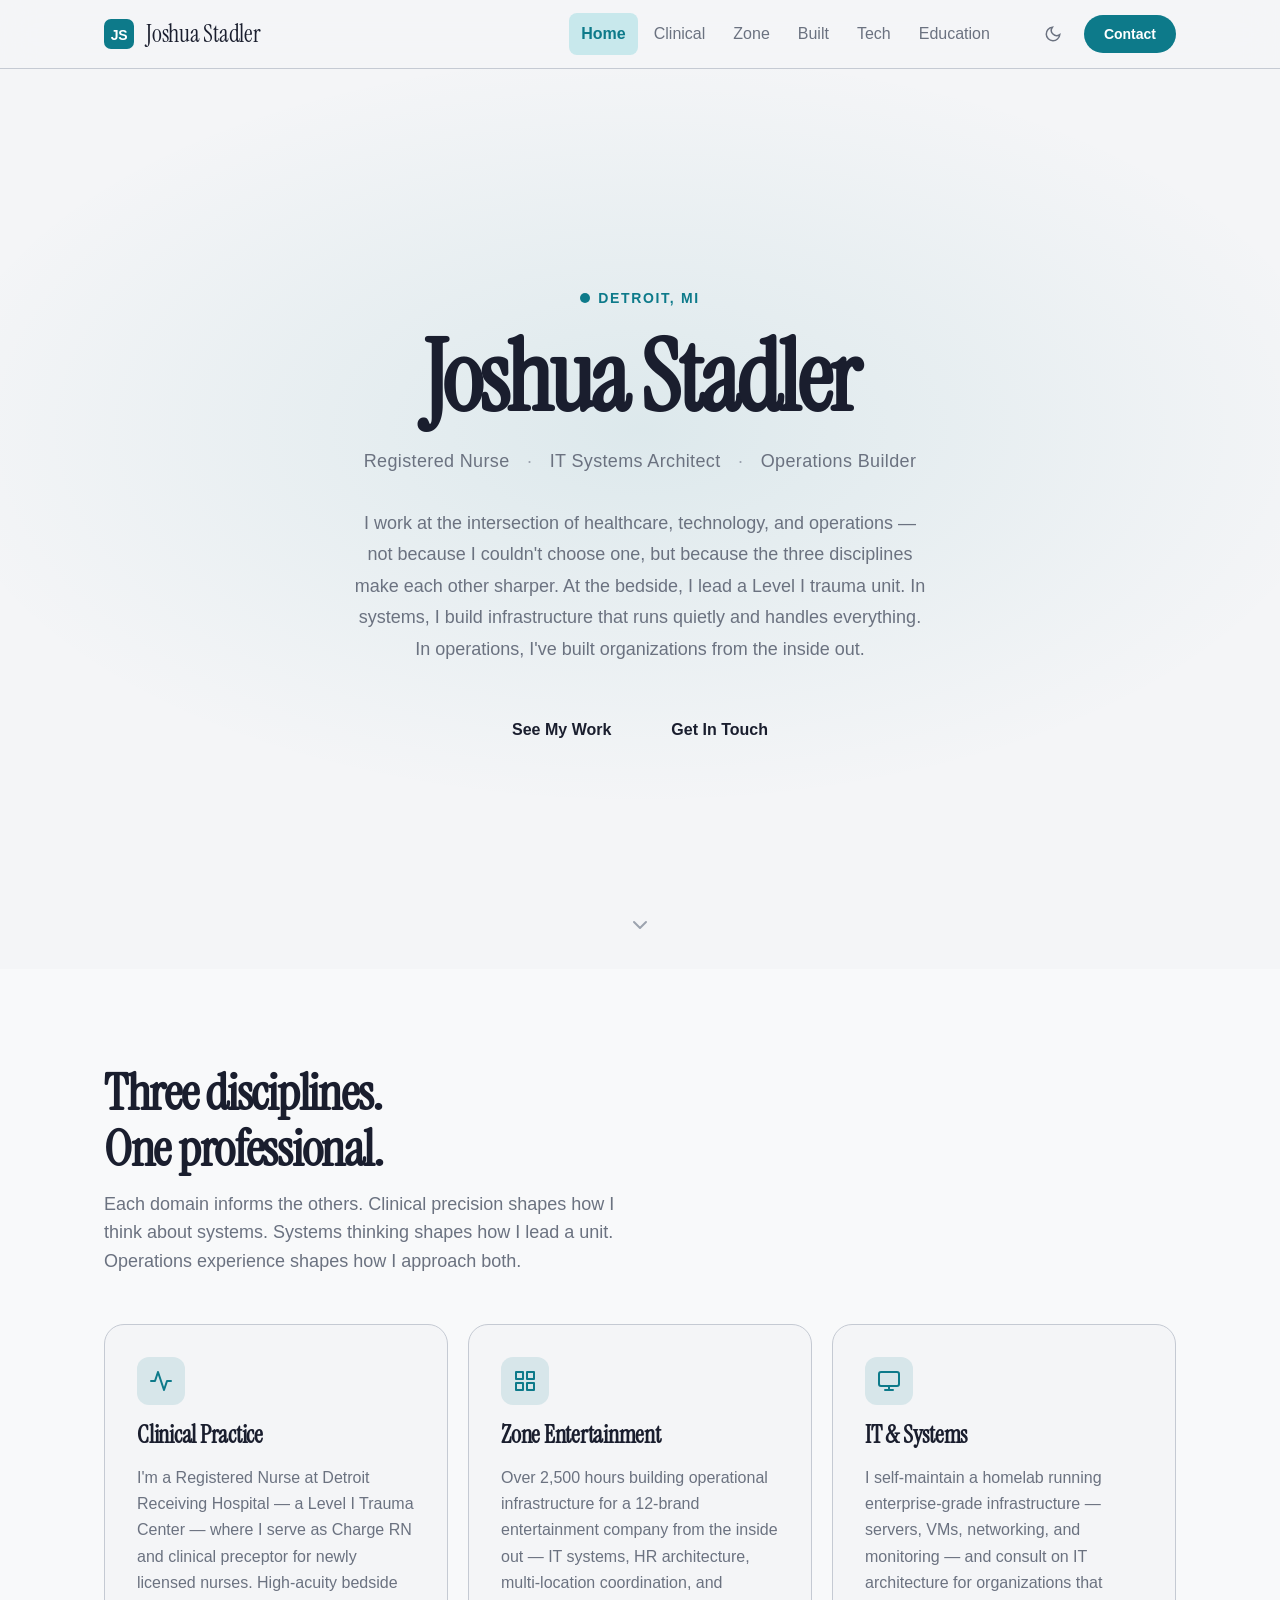
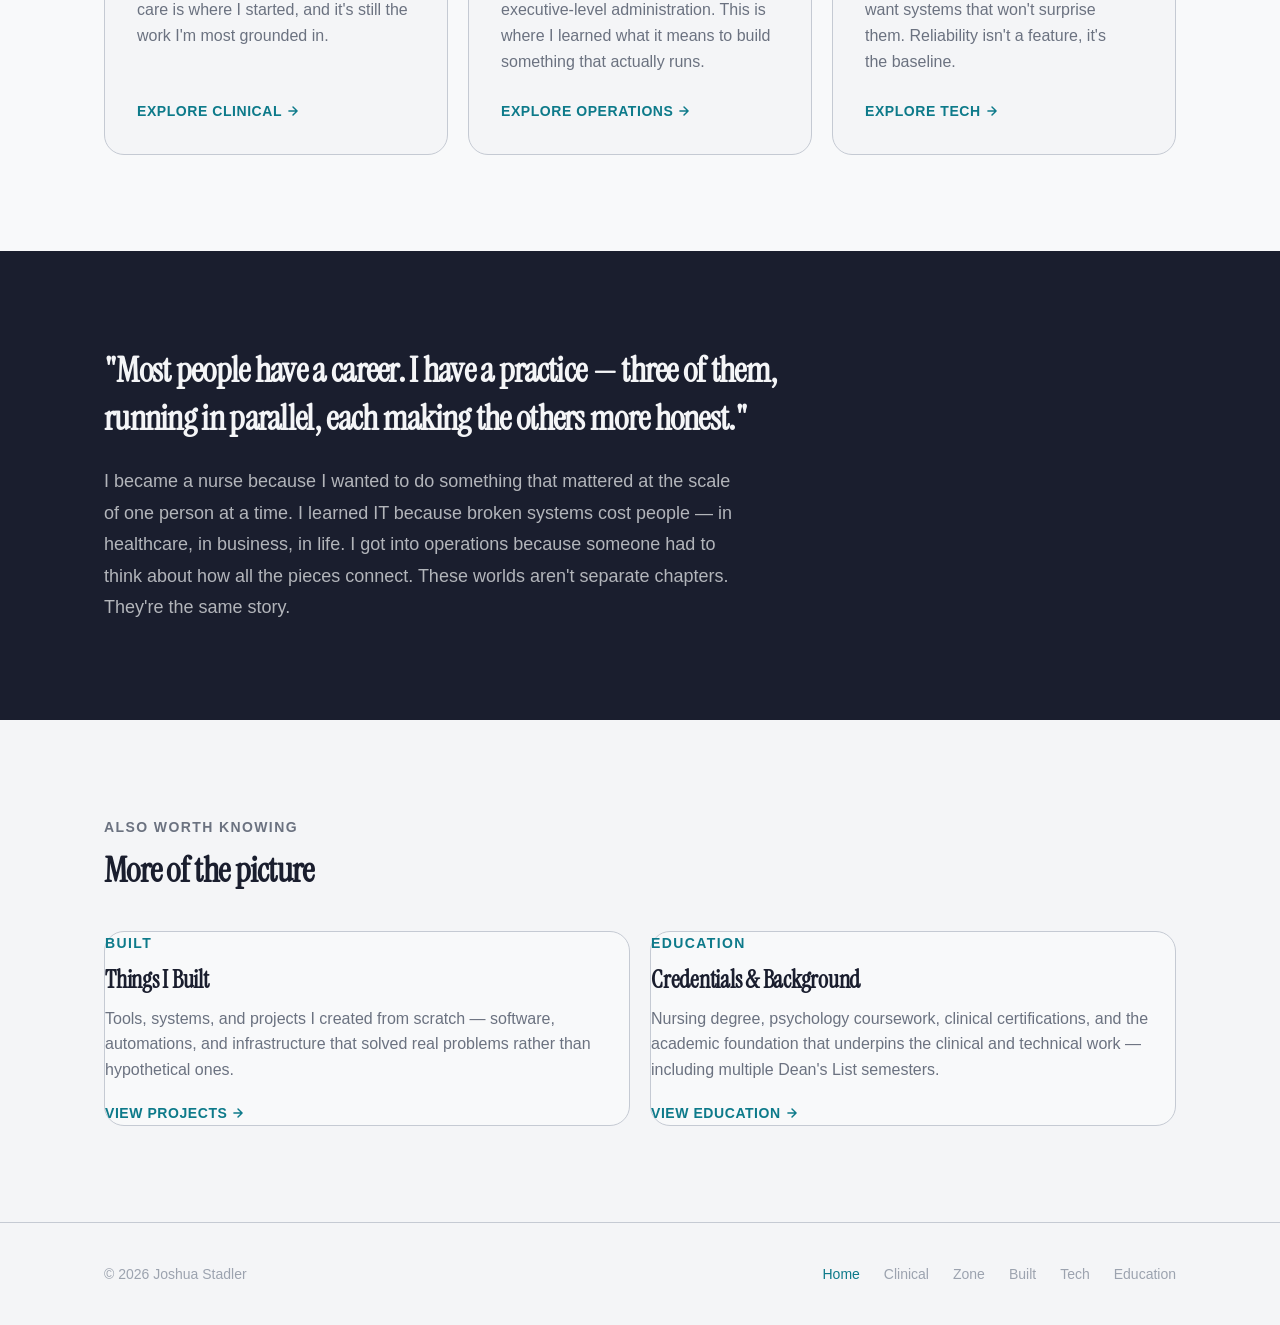
<file: portfolio/index.html>
<!DOCTYPE html>
<html lang="en">
<head>
  <meta charset="UTF-8" />
  <meta name="viewport" content="width=device-width, initial-scale=1.0" />
  <title>Joshua Stadler — RN · IT Systems · Operations</title>
  <meta name="description" content="Joshua Stadler is a Registered Nurse, IT Systems Architect, and Operations Builder based in Detroit. Charge RN at Detroit Receiving Hospital. Builder of enterprise-grade infrastructure and technology systems." />
  <meta property="og:title" content="Joshua Stadler — RN · IT Systems · Operations" />
  <meta property="og:description" content="Registered Nurse, IT Systems Architect, and Operations Builder." />
  <meta property="og:type" content="website" />

  <link rel="preconnect" href="https://fonts.googleapis.com" />
  <link rel="preconnect" href="https://fonts.gstatic.com" crossorigin />
  <link href="https://fonts.googleapis.com/css2?family=Instrument+Serif:ital@0;1&display=swap" rel="stylesheet" />
  <link href="https://api.fontshare.com/v2/css?f[]=satoshi@300,400,500,600,700&display=swap" rel="stylesheet" />
  <link rel="stylesheet" href="shared.css" />

  <style>
    /* ---- INDEX PAGE SPECIFIC ---- */

    /* Hero */
    .hero {
      min-height: 100svh;
      display: flex;
      flex-direction: column;
      align-items: center;
      justify-content: center;
      text-align: center;
      position: relative;
      overflow: hidden;
      padding-block: var(--space-20);
    }

    .hero::before {
      content: "";
      position: absolute;
      inset: 0;
      background: radial-gradient(
        ellipse 80% 60% at 50% 40%,
        color-mix(in srgb, var(--color-primary) 10%, transparent) 0%,
        transparent 70%
      );
      pointer-events: none;
    }

    .hero-inner {
      position: relative;
      z-index: 1;
      max-width: 820px;
      padding-inline: clamp(var(--space-4), 5vw, var(--space-12));
    }

    .hero-eyebrow {
      display: inline-flex;
      align-items: center;
      gap: var(--space-2);
      font-size: var(--text-xs);
      font-weight: 700;
      letter-spacing: 0.12em;
      text-transform: uppercase;
      color: var(--color-primary);
      margin-bottom: var(--space-5);
      opacity: 0;
      animation: fadeUp 0.6s 0.1s cubic-bezier(0.16,1,0.3,1) forwards;
    }

    .hero-name {
      font-family: var(--font-display);
      font-size: var(--text-hero);
      font-weight: 900;
      letter-spacing: -0.03em;
      color: var(--color-text);
      line-height: 1.0;
      margin-bottom: var(--space-5);
      opacity: 0;
      animation: fadeUp 0.7s 0.2s cubic-bezier(0.16,1,0.3,1) forwards;
    }

    .hero-subtitle {
      font-size: var(--text-base);
      font-weight: 500;
      color: var(--color-text-muted);
      letter-spacing: 0.02em;
      margin-bottom: var(--space-8);
      opacity: 0;
      animation: fadeUp 0.7s 0.3s cubic-bezier(0.16,1,0.3,1) forwards;
    }

    .hero-subtitle span {
      color: var(--color-text-faint);
      margin-inline: var(--space-3);
      font-weight: 400;
    }

    .hero-narrative {
      font-size: var(--text-base);
      color: var(--color-text-muted);
      line-height: 1.75;
      max-width: 58ch;
      margin-inline: auto;
      margin-bottom: var(--space-10);
      opacity: 0;
      animation: fadeUp 0.7s 0.4s cubic-bezier(0.16,1,0.3,1) forwards;
    }

    .hero-ctas {
      display: flex;
      align-items: center;
      justify-content: center;
      gap: var(--space-3);
      flex-wrap: wrap;
      opacity: 0;
      animation: fadeUp 0.7s 0.5s cubic-bezier(0.16,1,0.3,1) forwards;
    }

    /* Scroll chevron */
    .scroll-hint {
      position: absolute;
      bottom: var(--space-8);
      left: 50%;
      transform: translateX(-50%);
      display: flex;
      flex-direction: column;
      align-items: center;
      gap: var(--space-2);
      color: var(--color-text-faint);
      font-size: var(--text-xs);
      letter-spacing: 0.08em;
      text-transform: uppercase;
      opacity: 0;
      animation: fadeIn 1s 1.2s ease forwards;
    }

    .scroll-chevron {
      width: 24px;
      height: 24px;
      animation: bounceDown 1.8s ease-in-out infinite;
    }

    @keyframes bounceDown {
      0%, 100% { transform: translateY(0); }
      50% { transform: translateY(6px); }
    }

    @keyframes fadeUp {
      from { opacity: 0; transform: translateY(20px); }
      to   { opacity: 1; transform: translateY(0); }
    }

    @keyframes fadeIn {
      from { opacity: 0; }
      to   { opacity: 1; }
    }

    /* Three Domain Section */
    .domains-section {
      padding-block: clamp(var(--space-16), 8vw, var(--space-24));
      background: var(--color-surface);
    }

    .domains-header {
      margin-bottom: var(--space-12);
    }

    .domains-heading {
      font-family: var(--font-display);
      font-size: var(--text-2xl);
      font-weight: 900;
      letter-spacing: -0.025em;
      color: var(--color-text);
      line-height: 1.1;
      margin-bottom: var(--space-3);
    }

    .domains-sub {
      font-size: var(--text-base);
      color: var(--color-text-muted);
      max-width: 52ch;
    }

    .domains-grid {
      display: grid;
      grid-template-columns: repeat(auto-fit, minmax(280px, 1fr));
      gap: var(--space-5);
    }

    .domain-card {
      background: var(--color-bg);
      border: 1px solid var(--color-border);
      border-radius: var(--radius-xl);
      padding: var(--space-8);
      display: flex;
      flex-direction: column;
      gap: var(--space-4);
      transition: transform var(--transition), box-shadow var(--transition), border-color var(--transition);
      text-decoration: none;
      color: inherit;
    }

    .domain-card:hover {
      transform: translateY(-3px);
      box-shadow: var(--shadow-lg);
      border-color: color-mix(in srgb, var(--color-primary) 35%, var(--color-border));
    }

    .domain-icon {
      width: 48px;
      height: 48px;
      background: color-mix(in srgb, var(--color-primary) 12%, transparent);
      border-radius: var(--radius-lg);
      display: flex;
      align-items: center;
      justify-content: center;
      color: var(--color-primary);
      flex-shrink: 0;
    }

    .domain-card-title {
      font-family: var(--font-display);
      font-size: var(--text-lg);
      font-weight: 800;
      color: var(--color-text);
      letter-spacing: -0.01em;
    }

    .domain-card-desc {
      font-size: var(--text-sm);
      color: var(--color-text-muted);
      line-height: 1.65;
      flex: 1;
    }

    .domain-card-link {
      display: inline-flex;
      align-items: center;
      gap: var(--space-1);
      font-size: var(--text-xs);
      font-weight: 700;
      color: var(--color-primary);
      letter-spacing: 0.04em;
      text-transform: uppercase;
      margin-top: var(--space-2);
    }

    .domain-card-link svg {
      transition: transform var(--transition);
    }

    .domain-card:hover .domain-card-link svg {
      transform: translateX(4px);
    }

    /* About strip */
    .about-strip {
      padding-block: clamp(var(--space-16), 8vw, var(--space-24));
      background: var(--color-text);
      color: var(--color-text-inverse);
    }

    [data-theme="dark"] .about-strip {
      background: var(--color-surface-offset);
      color: var(--color-text);
    }

    .about-strip-inner {
      max-width: 760px;
    }

    .about-strip-quote {
      font-family: var(--font-display);
      font-size: var(--text-xl);
      font-weight: 800;
      line-height: 1.35;
      letter-spacing: -0.02em;
      color: inherit;
      margin-bottom: var(--space-6);
    }

    .about-strip-body {
      font-size: var(--text-base);
      line-height: 1.75;
      color: color-mix(in srgb, currentColor 70%, transparent);
      max-width: 64ch;
    }

    /* Quick links "Also" section */
    .also-section {
      padding-block: clamp(var(--space-16), 8vw, var(--space-24));
    }

    .also-label {
      font-size: var(--text-xs);
      font-weight: 700;
      letter-spacing: 0.1em;
      text-transform: uppercase;
      color: var(--color-text-muted);
      margin-bottom: var(--space-3);
    }

    .also-heading {
      font-family: var(--font-display);
      font-size: var(--text-xl);
      font-weight: 900;
      letter-spacing: -0.02em;
      color: var(--color-text);
      margin-bottom: var(--space-10);
    }

    .also-grid {
      display: grid;
      grid-template-columns: repeat(auto-fit, minmax(260px, 1fr));
      gap: var(--space-5);
    }

    .also-card {
      background: var(--color-surface);
      border: 1px solid var(--color-border);
      border-radius: var(--radius-xl);
      padding: var(--space-7);
      display: flex;
      flex-direction: column;
      gap: var(--space-3);
      text-decoration: none;
      color: inherit;
      transition: transform var(--transition), box-shadow var(--transition), border-color var(--transition);
    }

    .also-card:hover {
      transform: translateY(-2px);
      box-shadow: var(--shadow-md);
      border-color: color-mix(in srgb, var(--color-primary) 35%, var(--color-border));
    }

    .also-card-eyebrow {
      font-size: var(--text-xs);
      font-weight: 700;
      letter-spacing: 0.1em;
      text-transform: uppercase;
      color: var(--color-primary);
    }

    .also-card-title {
      font-family: var(--font-display);
      font-size: var(--text-lg);
      font-weight: 800;
      color: var(--color-text);
      letter-spacing: -0.01em;
    }

    .also-card-desc {
      font-size: var(--text-sm);
      color: var(--color-text-muted);
      line-height: 1.6;
    }

    .also-card-arrow {
      display: flex;
      align-items: center;
      gap: var(--space-1);
      font-size: var(--text-xs);
      font-weight: 700;
      color: var(--color-primary);
      text-transform: uppercase;
      letter-spacing: 0.04em;
      margin-top: auto;
      padding-top: var(--space-2);
    }

    .also-card-arrow svg { transition: transform var(--transition); }
    .also-card:hover .also-card-arrow svg { transform: translateX(4px); }
  </style>
</head>
<body>

  <!-- NAV -->
  <header class="site-nav">
    <div class="container nav-inner">
      <a href="index.html" class="nav-logo" aria-label="Joshua Stadler home">
        <svg width="30" height="30" viewBox="0 0 30 30" fill="none"><rect width="30" height="30" rx="7" fill="var(--color-primary)"/><text x="15" y="21" text-anchor="middle" font-family="sans-serif" font-size="14" font-weight="800" fill="#fff">JS</text></svg>
        <span class="nav-logo-name">Joshua Stadler</span>
      </a>
      <ul class="nav-links" role="list">
        <li><a href="index.html" class="active">Home</a></li>
        <li><a href="clinical.html">Clinical</a></li>
        <li><a href="zone.html">Zone</a></li>
        <li><a href="built.html">Built</a></li>
        <li><a href="tech.html">Tech</a></li>
        <li><a href="education.html">Education</a></li>
      </ul>
      <div class="nav-right">
        <button class="theme-btn" data-theme-toggle aria-label="Toggle theme"></button>
        <a href="mailto:info@joshuamstadler.com" class="btn-contact">Contact</a>
        <button class="hamburger" id="nav-toggle" aria-expanded="false" aria-label="Open menu">
          <span></span><span></span><span></span>
        </button>
      </div>
    </div>
    <nav class="mobile-menu" id="mobile-menu" aria-label="Mobile navigation">
      <a href="index.html" class="active">Home</a>
      <a href="clinical.html">Clinical</a>
      <a href="zone.html">Zone Entertainment</a>
      <a href="built.html">Things I Built</a>
      <a href="tech.html">IT &amp; Systems</a>
      <a href="education.html">Education</a>
      <a href="mailto:info@joshuamstadler.com">Contact</a>
    </nav>
  </header>

  <main>

    <!-- HERO -->
    <section class="hero" aria-label="Introduction">
      <div class="hero-inner">
        <p class="hero-eyebrow">
          <svg width="10" height="10" viewBox="0 0 10 10" fill="currentColor" aria-hidden="true"><circle cx="5" cy="5" r="5"/></svg>
          Detroit, MI
        </p>

        <h1 class="hero-name">Joshua Stadler</h1>

        <p class="hero-subtitle">
          Registered Nurse
          <span aria-hidden="true">·</span>
          IT Systems Architect
          <span aria-hidden="true">·</span>
          Operations Builder
        </p>

        <p class="hero-narrative">
          I work at the intersection of healthcare, technology, and operations — not because I couldn't choose one, but because the three disciplines make each other sharper. At the bedside, I lead a Level I trauma unit. In systems, I build infrastructure that runs quietly and handles everything. In operations, I've built organizations from the inside out.
        </p>

        <div class="hero-ctas">
          <a href="clinical.html" class="btn btn-primary">See My Work</a>
          <a href="mailto:info@joshuamstadler.com" class="btn btn-outline">Get In Touch</a>
        </div>
      </div>

      <!-- Scroll hint -->
      <div class="scroll-hint" aria-hidden="true">
        <svg class="scroll-chevron" viewBox="0 0 24 24" fill="none" stroke="currentColor" stroke-width="2" stroke-linecap="round" stroke-linejoin="round">
          <polyline points="6 9 12 15 18 9"/>
        </svg>
      </div>
    </section>

    <!-- THREE DOMAIN PREVIEW -->
    <section class="domains-section" aria-labelledby="domains-heading">
      <div class="container">
        <header class="domains-header reveal">
          <h2 class="domains-heading" id="domains-heading">Three disciplines.<br>One professional.</h2>
          <p class="domains-sub">Each domain informs the others. Clinical precision shapes how I think about systems. Systems thinking shapes how I lead a unit. Operations experience shapes how I approach both.</p>
        </header>

        <div class="domains-grid">

          <!-- Clinical -->
          <a href="clinical.html" class="domain-card reveal" aria-label="Clinical Practice — read more">
            <div class="domain-icon" aria-hidden="true">
              <svg width="24" height="24" viewBox="0 0 24 24" fill="none" stroke="currentColor" stroke-width="2" stroke-linecap="round" stroke-linejoin="round">
                <path d="M22 12h-4l-3 9L9 3l-3 9H2"/>
              </svg>
            </div>
            <h3 class="domain-card-title">Clinical Practice</h3>
            <p class="domain-card-desc">I'm a Registered Nurse at Detroit Receiving Hospital — a Level I Trauma Center — where I serve as Charge RN and clinical preceptor for newly licensed nurses. High-acuity bedside care is where I started, and it's still the work I'm most grounded in.</p>
            <span class="domain-card-link">
              Explore Clinical
              <svg width="14" height="14" viewBox="0 0 24 24" fill="none" stroke="currentColor" stroke-width="2.5" stroke-linecap="round" stroke-linejoin="round" aria-hidden="true"><path d="M5 12h14M12 5l7 7-7 7"/></svg>
            </span>
          </a>

          <!-- Operations -->
          <a href="zone.html" class="domain-card reveal" aria-label="Zone Entertainment — read more">
            <div class="domain-icon" aria-hidden="true">
              <svg width="24" height="24" viewBox="0 0 24 24" fill="none" stroke="currentColor" stroke-width="2" stroke-linecap="round" stroke-linejoin="round">
                <rect x="3" y="3" width="7" height="7"/><rect x="14" y="3" width="7" height="7"/>
                <rect x="14" y="14" width="7" height="7"/><rect x="3" y="14" width="7" height="7"/>
              </svg>
            </div>
            <h3 class="domain-card-title">Zone Entertainment</h3>
            <p class="domain-card-desc">Over 2,500 hours building operational infrastructure for a 12-brand entertainment company from the inside out — IT systems, HR architecture, multi-location coordination, and executive-level administration. This is where I learned what it means to build something that actually runs.</p>
            <span class="domain-card-link">
              Explore Operations
              <svg width="14" height="14" viewBox="0 0 24 24" fill="none" stroke="currentColor" stroke-width="2.5" stroke-linecap="round" stroke-linejoin="round" aria-hidden="true"><path d="M5 12h14M12 5l7 7-7 7"/></svg>
            </span>
          </a>

          <!-- Technology -->
          <a href="tech.html" class="domain-card reveal" aria-label="IT and Systems — read more">
            <div class="domain-icon" aria-hidden="true">
              <svg width="24" height="24" viewBox="0 0 24 24" fill="none" stroke="currentColor" stroke-width="2" stroke-linecap="round" stroke-linejoin="round">
                <rect x="2" y="3" width="20" height="14" rx="2"/><path d="M8 21h8M12 17v4"/>
              </svg>
            </div>
            <h3 class="domain-card-title">IT &amp; Systems</h3>
            <p class="domain-card-desc">I self-maintain a homelab running enterprise-grade infrastructure — servers, VMs, networking, and monitoring — and consult on IT architecture for organizations that want systems that won't surprise them. Reliability isn't a feature, it's the baseline.</p>
            <span class="domain-card-link">
              Explore Tech
              <svg width="14" height="14" viewBox="0 0 24 24" fill="none" stroke="currentColor" stroke-width="2.5" stroke-linecap="round" stroke-linejoin="round" aria-hidden="true"><path d="M5 12h14M12 5l7 7-7 7"/></svg>
            </span>
          </a>

        </div>
      </div>
    </section>

    <!-- ABOUT STRIP -->
    <section class="about-strip" aria-label="About Joshua">
      <div class="container">
        <div class="about-strip-inner reveal">
          <blockquote class="about-strip-quote">
            "Most people have a career. I have a practice — three of them, running in parallel, each making the others more honest."
          </blockquote>
          <p class="about-strip-body">
            I became a nurse because I wanted to do something that mattered at the scale of one person at a time. I learned IT because broken systems cost people — in healthcare, in business, in life. I got into operations because someone had to think about how all the pieces connect. These worlds aren't separate chapters. They're the same story.
          </p>
        </div>
      </div>
    </section>

    <!-- ALSO SECTION -->
    <section class="also-section" aria-labelledby="also-heading">
      <div class="container">
        <p class="also-label reveal">Also worth knowing</p>
        <h2 class="also-heading reveal" id="also-heading">More of the picture</h2>

        <div class="also-grid">
          <a href="built.html" class="also-card reveal" aria-label="Things I Built — read more">
            <span class="also-card-eyebrow">Built</span>
            <h3 class="also-card-title">Things I Built</h3>
            <p class="also-card-desc">Tools, systems, and projects I created from scratch — software, automations, and infrastructure that solved real problems rather than hypothetical ones.</p>
            <span class="also-card-arrow">
              View Projects
              <svg width="14" height="14" viewBox="0 0 24 24" fill="none" stroke="currentColor" stroke-width="2.5" stroke-linecap="round" stroke-linejoin="round" aria-hidden="true"><path d="M5 12h14M12 5l7 7-7 7"/></svg>
            </span>
          </a>

          <a href="education.html" class="also-card reveal" aria-label="Education — read more">
            <span class="also-card-eyebrow">Education</span>
            <h3 class="also-card-title">Credentials &amp; Background</h3>
            <p class="also-card-desc">Nursing degree, psychology coursework, clinical certifications, and the academic foundation that underpins the clinical and technical work — including multiple Dean's List semesters.</p>
            <span class="also-card-arrow">
              View Education
              <svg width="14" height="14" viewBox="0 0 24 24" fill="none" stroke="currentColor" stroke-width="2.5" stroke-linecap="round" stroke-linejoin="round" aria-hidden="true"><path d="M5 12h14M12 5l7 7-7 7"/></svg>
            </span>
          </a>
        </div>
      </div>
    </section>

  </main>

  <!-- FOOTER -->
  <footer class="site-footer">
    <div class="container footer-inner">
      <span>© 2026 Joshua Stadler</span>
      <nav class="footer-links" aria-label="Footer navigation">
        <a href="index.html" class="active">Home</a>
        <a href="clinical.html">Clinical</a>
        <a href="zone.html">Zone</a>
        <a href="built.html">Built</a>
        <a href="tech.html">Tech</a>
        <a href="education.html">Education</a>
      </nav>
    </div>
  </footer>

  <script src="shared.js"></script>
<script data-pplx-inline-edit>
(function(){
  if(window===window.top)return;
  function inlineAll(orig,clone){
    if(orig.nodeType!==1)return;
    try{
      var cs=getComputedStyle(orig);
      var t='';
      for(var i=0;i<cs.length;i++){t+=cs[i]+':'+cs.getPropertyValue(cs[i])+';';}
      clone.style.cssText=t;
    }catch(e){}
    var oc=orig.children,cc=clone.children;
    for(var j=0;j<oc.length&&j<cc.length;j++){inlineAll(oc[j],cc[j]);}
  }
  function stripExternal(clone){
    var imgs=clone.querySelectorAll('img');
    for(var i=0;i<imgs.length;i++){
      var s=imgs[i].getAttribute('src');
      if(s&&!s.startsWith('data:'))imgs[i].removeAttribute('src');
    }
    var all=clone.querySelectorAll('*');
    for(var i=0;i<all.length;i++){
      var st=all[i].style.cssText;
      if(st&&st.indexOf('url(')>=0){
        all[i].style.cssText=st.replace(/url\(["']?(?!data:)[^)"']*["']?\)/gi,'none');
      }
    }
  }
  var scrollRaf=0;
  function emitScroll(){
    scrollRaf=0;
    var x=window.scrollX||window.pageXOffset||0;
    var y=window.scrollY||window.pageYOffset||0;
    window.parent.postMessage({type:'INLINE_EDIT_SCROLL',scrollX:x,scrollY:y},'*');
  }
  window.addEventListener('scroll',function(){
    if(scrollRaf)return;
    scrollRaf=requestAnimationFrame(emitScroll);
  },{passive:true,capture:true});
  emitScroll();
  window.addEventListener('message',function(e){
    if(!e.data||e.data.type!=='INLINE_EDIT_CAPTURE_REQUEST')return;
    var scrollX=window.scrollX||window.pageXOffset||0;
    var scrollY=window.scrollY||window.pageYOffset||0;
    var w=window.innerWidth,h=window.innerHeight;
    try{
      var clone=document.documentElement.cloneNode(true);
      var rm=clone.querySelectorAll('script,link[rel="stylesheet"],style');
      for(var i=0;i<rm.length;i++){rm[i].remove();}
      inlineAll(document.documentElement,clone);
      stripExternal(clone);
      var html=new XMLSerializer().serializeToString(clone);
      var svg='<svg xmlns="http://www.w3.org/2000/svg" width="'+w+'" height="'+h+'">'
        +'<foreignObject width="100%" height="100%">'
        +'<div xmlns="http://www.w3.org/1999/xhtml" style="width:'+w+'px;height:'+h+'px;overflow:hidden">'
        +'<div style="transform:translate(-'+scrollX+'px,-'+scrollY+'px);transform-origin:top left">'
        +html+'</div></div></foreignObject></svg>';
      var svgUrl='data:image/svg+xml;charset=utf-8,'+encodeURIComponent(svg);
      var img=new Image();
      img.onload=function(){
        var c=document.createElement('canvas');c.width=w;c.height=h;
        c.getContext('2d').drawImage(img,0,0);
        window.parent.postMessage({type:'INLINE_EDIT_SCREENSHOT_RESULT',dataUrl:c.toDataURL('image/png'),scrollX:scrollX,scrollY:scrollY},'*');
      };
      img.onerror=function(){
        window.parent.postMessage({type:'INLINE_EDIT_SCREENSHOT_RESULT',dataUrl:null,scrollX:scrollX,scrollY:scrollY},'*');
      };
      img.src=svgUrl;
    }catch(err){
      window.parent.postMessage({type:'INLINE_EDIT_SCREENSHOT_RESULT',dataUrl:null,scrollX:scrollX,scrollY:scrollY},'*');
    }
  });
})();
</script></body>
</html>
</file>
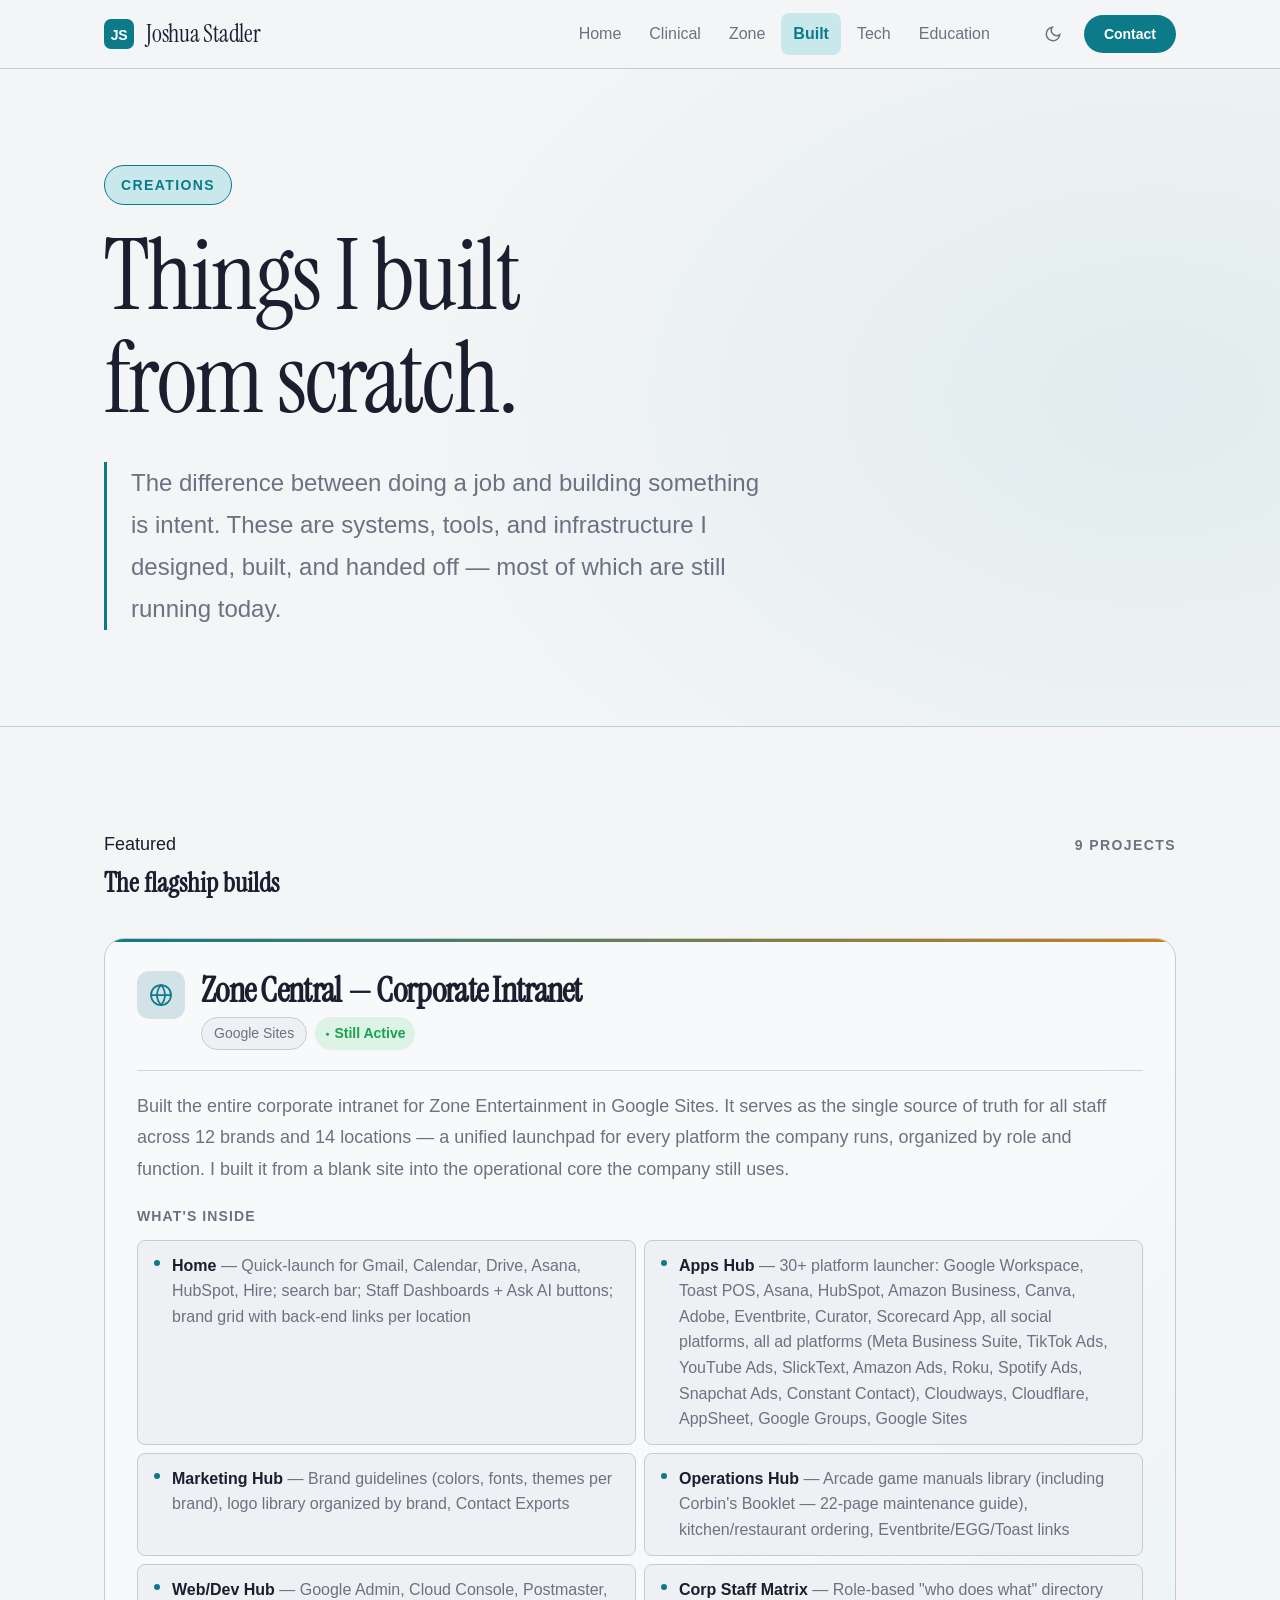
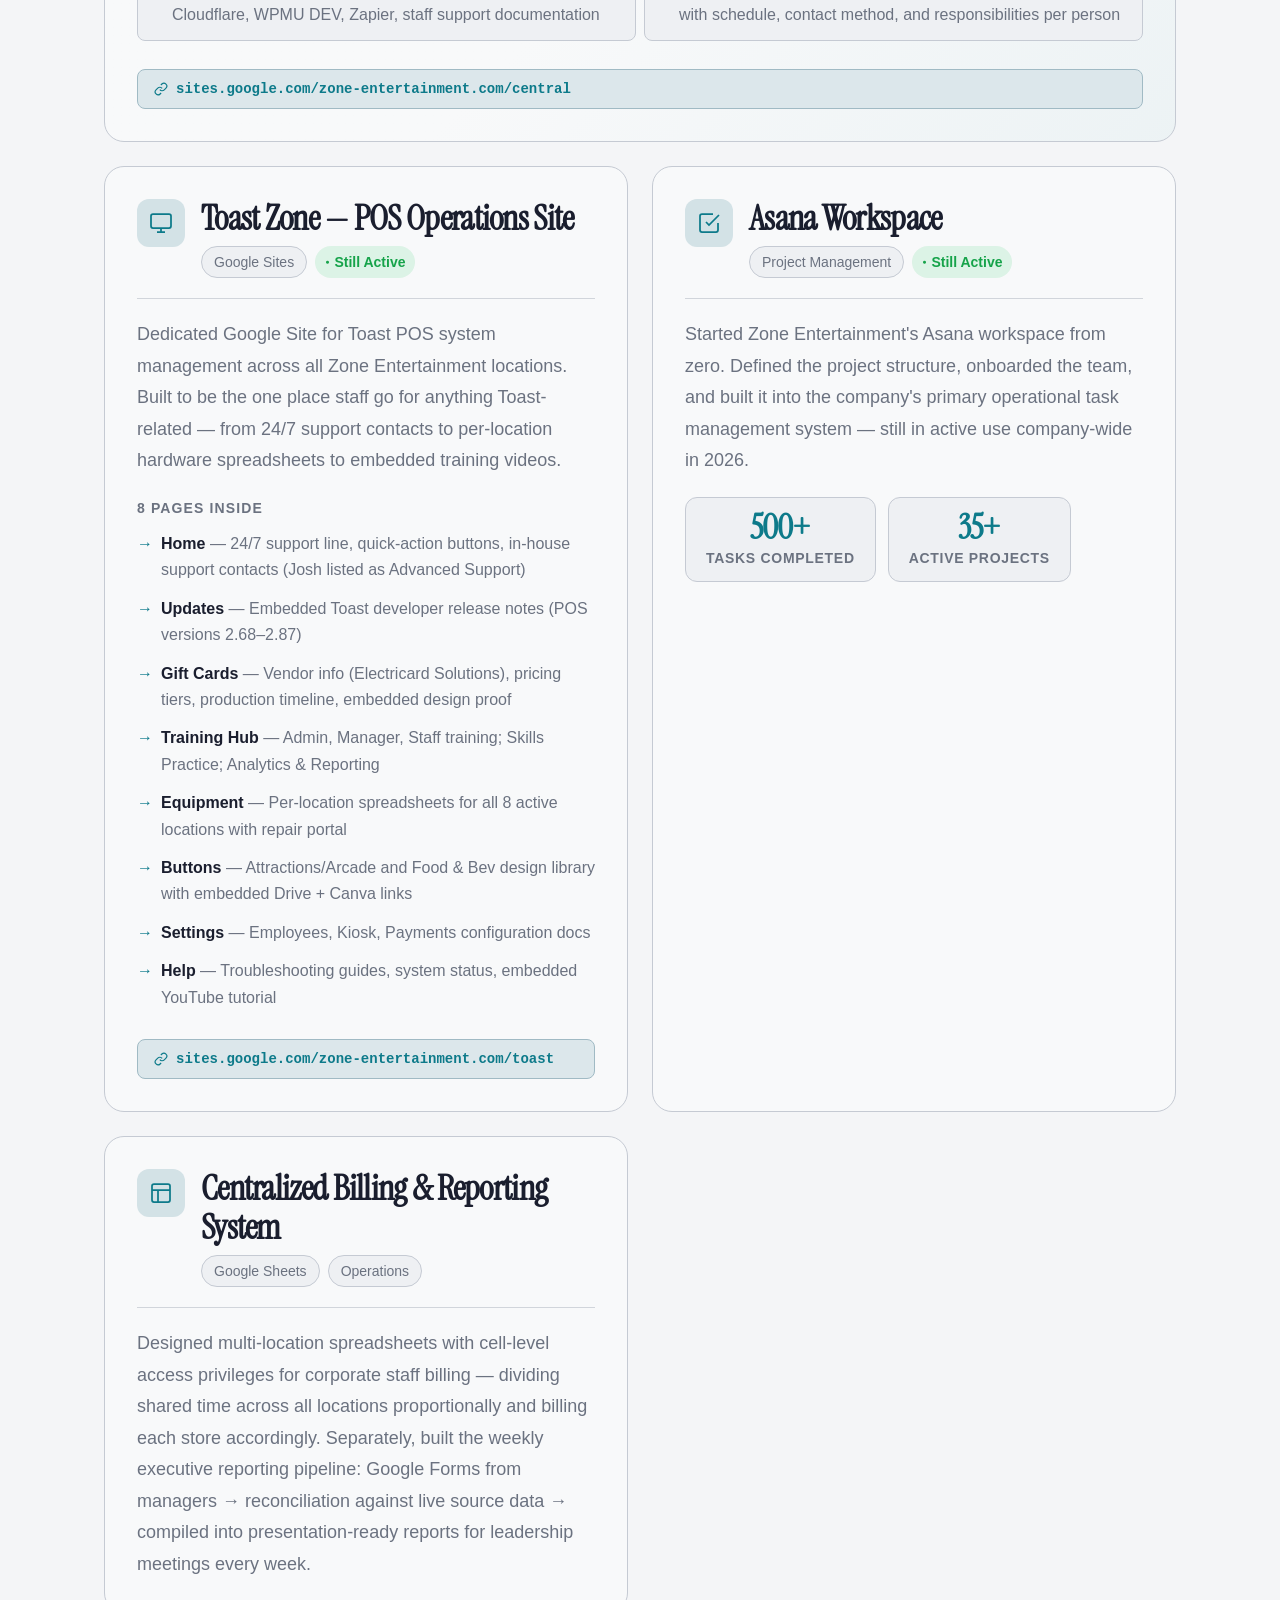
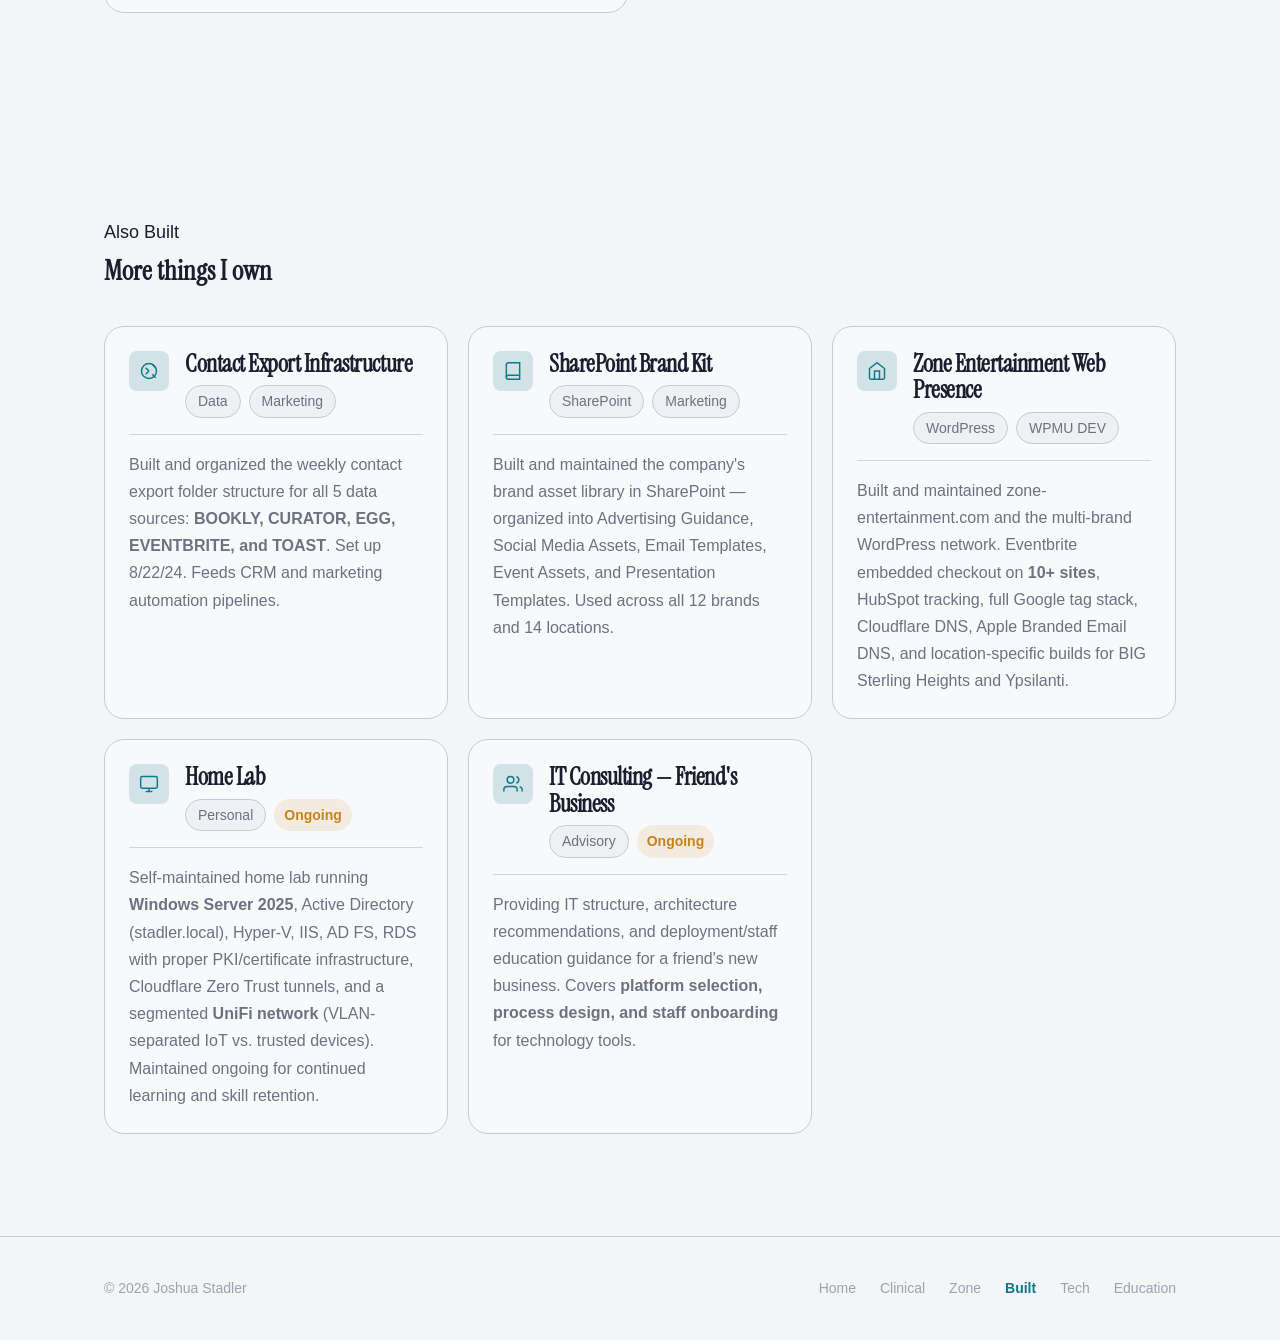
<file: portfolio/built.html>
<!DOCTYPE html>
<html lang="en">
<head>
  <meta charset="UTF-8" />
  <meta name="viewport" content="width=device-width, initial-scale=1.0" />
  <title>Things I Built — Joshua Stadler</title>
  <meta name="description" content="Systems, tools, and infrastructure Joshua Stadler designed and built from scratch — most of which are still running today." />
  <meta property="og:title" content="Things I Built — Joshua Stadler" />
  <meta property="og:description" content="The difference between doing a job and building something is intent. These are systems, tools, and infrastructure designed, built, and handed off — most still running today." />
  <meta property="og:type" content="website" />

  <link rel="preconnect" href="https://fonts.googleapis.com" />
  <link rel="preconnect" href="https://fonts.gstatic.com" crossorigin />
  <link href="https://fonts.googleapis.com/css2?family=Instrument+Serif:ital@0;1&display=swap" rel="stylesheet" />
  <link href="https://api.fontshare.com/v2/css?f[]=satoshi@300,400,500,600,700&display=swap" rel="stylesheet" />
  <link rel="stylesheet" href="shared.css" />

  <style>
    /* ---- PAGE-SPECIFIC: built.html ---- */

    /* Intro bar */
    .intro-bar {
      border-left: 3px solid var(--color-primary);
      padding-left: var(--space-6);
      margin-top: var(--space-8);
      max-width: 66ch;
    }
    .intro-bar p {
      font-size: var(--text-lg);
      color: var(--color-text-muted);
      line-height: 1.75;
      max-width: none;
    }

    /* Featured builds grid — 2 col on desktop */
    .builds-featured {
      display: grid;
      grid-template-columns: 1fr;
      gap: var(--space-6);
    }
    @media (min-width: 860px) {
      .builds-featured { grid-template-columns: 1fr 1fr; }
      .build-card-full { grid-column: 1 / -1; }
    }

    /* Smaller builds — 3 col on desktop */
    .builds-secondary {
      display: grid;
      grid-template-columns: 1fr;
      gap: var(--space-5);
      margin-top: var(--space-6);
    }
    @media (min-width: 640px) {
      .builds-secondary { grid-template-columns: 1fr 1fr; }
    }
    @media (min-width: 1020px) {
      .builds-secondary { grid-template-columns: 1fr 1fr 1fr; }
    }

    /* Build card base */
    .build-card {
      background: var(--color-surface);
      border: 1px solid var(--color-border);
      border-radius: var(--radius-xl);
      padding: var(--space-8);
      display: flex;
      flex-direction: column;
      gap: var(--space-5);
      transition: transform var(--transition), box-shadow var(--transition), border-color var(--transition);
    }
    .build-card:hover {
      transform: translateY(-3px);
      box-shadow: var(--shadow-lg);
      border-color: color-mix(in srgb, var(--color-primary) 35%, var(--color-border));
    }

    /* Full-width featured card gets a subtle gradient accent */
    .build-card-full {
      background: linear-gradient(135deg, var(--color-surface) 60%, color-mix(in srgb, var(--color-primary) 5%, var(--color-surface)));
      position: relative;
      overflow: hidden;
    }
    .build-card-full::before {
      content: "";
      position: absolute;
      top: 0; left: 0; right: 0;
      height: 3px;
      background: linear-gradient(90deg, var(--color-primary), var(--color-accent, #0891b2));
    }

    /* Smaller card — compact padding */
    .build-card-sm {
      padding: var(--space-6);
      gap: var(--space-4);
    }

    /* Card header row */
    .build-card-header {
      display: flex;
      align-items: flex-start;
      gap: var(--space-4);
    }
    .build-icon {
      width: 48px; height: 48px;
      border-radius: var(--radius-lg);
      background: color-mix(in srgb, var(--color-primary) 12%, var(--color-surface-offset));
      display: flex; align-items: center; justify-content: center;
      flex-shrink: 0;
      color: var(--color-primary);
    }
    .build-icon-sm {
      width: 40px; height: 40px;
      border-radius: var(--radius-md);
    }
    .build-card-header-text { display: flex; flex-direction: column; gap: var(--space-1); flex: 1; }
    .build-name {
      font-family: var(--font-display);
      font-size: var(--text-xl);
      font-weight: 900;
      letter-spacing: -0.02em;
      color: var(--color-text);
      line-height: 1.1;
    }
    .build-name-sm {
      font-size: var(--text-lg);
    }
    .build-tag-row { display: flex; flex-wrap: wrap; gap: var(--space-2); margin-top: var(--space-1); }

    /* Status badge — live/still active */
    .status-active {
      display: inline-flex; align-items: center; gap: 5px;
      font-size: var(--text-xs); font-weight: 700;
      padding: 3px 10px; border-radius: var(--radius-full);
      background: color-mix(in srgb, #22c55e 13%, transparent);
      color: #16a34a;
    }
    [data-theme="dark"] .status-active { color: #4ade80; }
    .status-active::before { content: "●"; font-size: 7px; }

    /* Divider */
    .build-divider {
      height: 1px;
      background: var(--color-divider);
    }

    /* Description body */
    .build-desc {
      font-size: var(--text-base);
      color: var(--color-text-muted);
      line-height: 1.75;
      max-width: none;
    }
    .build-desc-sm {
      font-size: var(--text-sm);
      line-height: 1.7;
    }

    /* "What's inside" sub-section */
    .build-inside-label {
      font-size: var(--text-xs);
      font-weight: 700;
      letter-spacing: 0.08em;
      text-transform: uppercase;
      color: var(--color-text-muted);
      margin-bottom: var(--space-3);
    }

    /* Inside items — 2-col list on wide featured cards */
    .build-inside-grid {
      display: grid;
      grid-template-columns: 1fr;
      gap: var(--space-2);
    }
    @media (min-width: 720px) {
      .build-card-full .build-inside-grid { grid-template-columns: 1fr 1fr; }
    }

    .build-inside-item {
      display: flex;
      gap: var(--space-3);
      align-items: flex-start;
      padding: var(--space-3) var(--space-4);
      background: var(--color-surface-offset);
      border: 1px solid var(--color-border);
      border-radius: var(--radius-md);
    }
    .build-inside-dot {
      width: 6px; height: 6px;
      border-radius: 50%;
      background: var(--color-primary);
      flex-shrink: 0;
      margin-top: 7px;
    }
    .build-inside-text {
      font-size: var(--text-sm);
      color: var(--color-text-muted);
      line-height: 1.6;
      max-width: none;
    }
    .build-inside-text strong { color: var(--color-text); font-weight: 600; }

    /* URL label */
    .build-url {
      display: inline-flex;
      align-items: center;
      gap: var(--space-2);
      font-size: var(--text-xs);
      font-weight: 600;
      color: var(--color-primary);
      font-family: 'SF Mono', 'Fira Code', monospace;
      background: color-mix(in srgb, var(--color-primary) 8%, var(--color-surface-offset));
      border: 1px solid color-mix(in srgb, var(--color-primary) 20%, var(--color-border));
      padding: var(--space-2) var(--space-4);
      border-radius: var(--radius-md);
      margin-top: var(--space-2);
    }

    /* Stats highlight chips */
    .build-stats-row {
      display: flex;
      flex-wrap: wrap;
      gap: var(--space-3);
    }
    .build-stat-chip {
      display: flex;
      flex-direction: column;
      align-items: center;
      gap: 2px;
      padding: var(--space-3) var(--space-5);
      background: var(--color-surface-offset);
      border: 1px solid var(--color-border);
      border-radius: var(--radius-lg);
      min-width: 100px;
    }
    .build-stat-num {
      font-family: var(--font-display);
      font-size: var(--text-xl);
      font-weight: 900;
      letter-spacing: -0.025em;
      color: var(--color-primary);
      line-height: 1;
    }
    .build-stat-label {
      font-size: var(--text-xs);
      font-weight: 600;
      letter-spacing: 0.05em;
      text-transform: uppercase;
      color: var(--color-text-muted);
      text-align: center;
    }

    /* Section split header */
    .section-split {
      display: flex;
      align-items: baseline;
      justify-content: space-between;
      gap: var(--space-4);
      flex-wrap: wrap;
      margin-bottom: var(--space-10);
    }
    .section-split-left { display: flex; flex-direction: column; gap: var(--space-2); }
    .section-count {
      font-size: var(--text-xs);
      font-weight: 700;
      letter-spacing: 0.1em;
      text-transform: uppercase;
      color: var(--color-text-muted);
    }

    /* Active page in footer */
    .footer-links a[href="built.html"] { color: var(--color-primary); font-weight: 600; }

    /* Ongoing badge */
    .status-ongoing {
      display: inline-flex; align-items: center; gap: 5px;
      font-size: var(--text-xs); font-weight: 700;
      padding: 3px 10px; border-radius: var(--radius-full);
      background: color-mix(in srgb, var(--color-accent, #0891b2) 12%, transparent);
      color: var(--color-accent, #0891b2);
    }
  </style>
</head>
<body>

  <!-- NAV -->
  <header class="site-nav">
    <div class="container nav-inner">
      <a href="index.html" class="nav-logo">
        <svg width="30" height="30" viewBox="0 0 30 30" fill="none"><rect width="30" height="30" rx="7" fill="var(--color-primary)"/><text x="15" y="21" text-anchor="middle" font-family="sans-serif" font-size="14" font-weight="800" fill="#fff">JS</text></svg>
        <span class="nav-logo-name">Joshua Stadler</span>
      </a>
      <ul class="nav-links" role="list">
        <li><a href="index.html">Home</a></li>
        <li><a href="clinical.html">Clinical</a></li>
        <li><a href="zone.html">Zone</a></li>
        <li><a href="built.html" class="active">Built</a></li>
        <li><a href="tech.html">Tech</a></li>
        <li><a href="education.html">Education</a></li>
      </ul>
      <div class="nav-right">
        <button class="theme-btn" data-theme-toggle aria-label="Toggle theme"></button>
        <a href="mailto:info@joshuamstadler.com" class="btn-contact">Contact</a>
        <button class="hamburger" id="nav-toggle" aria-expanded="false" aria-label="Open menu">
          <span></span><span></span><span></span>
        </button>
      </div>
    </div>
    <nav class="mobile-menu" id="mobile-menu">
      <a href="index.html">Home</a>
      <a href="clinical.html">Clinical</a>
      <a href="zone.html">Zone Entertainment</a>
      <a href="built.html" class="active">Things I Built</a>
      <a href="tech.html">IT &amp; Systems</a>
      <a href="education.html">Education</a>
      <a href="mailto:info@joshuamstadler.com">Contact</a>
    </nav>
  </header>

  <main>

    <!-- HERO -->
    <section class="page-hero">
      <div class="container">
        <div class="page-eyebrow">Creations</div>
        <h1 class="page-title">Things I built<br>from scratch.</h1>
        <div class="intro-bar">
          <p>The difference between doing a job and building something is intent. These are systems, tools, and infrastructure I designed, built, and handed off — most of which are still running today.</p>
        </div>
      </div>
    </section>

    <!-- FEATURED BUILDS -->
    <section class="section">
      <div class="container">
        <div class="section-split">
          <div class="section-split-left">
            <div class="section-label">Featured</div>
            <h2 class="section-title">The flagship builds</h2>
          </div>
          <span class="section-count">9 projects</span>
        </div>

        <div class="builds-featured">

          <!-- Zone Central -->
          <article class="build-card build-card-full reveal">
            <div class="build-card-header">
              <div class="build-icon" aria-hidden="true">
                <svg width="24" height="24" viewBox="0 0 24 24" fill="none" stroke="currentColor" stroke-width="1.75"><circle cx="12" cy="12" r="10"/><path d="M2 12h20M12 2a15.3 15.3 0 0 1 4 10 15.3 15.3 0 0 1-4 10 15.3 15.3 0 0 1-4-10 15.3 15.3 0 0 1 4-10z"/></svg>
              </div>
              <div class="build-card-header-text">
                <div class="build-name">Zone Central — Corporate Intranet</div>
                <div class="build-tag-row">
                  <span class="tag">Google Sites</span>
                  <span class="status-active">Still Active</span>
                </div>
              </div>
            </div>

            <div class="build-divider"></div>

            <p class="build-desc">Built the entire corporate intranet for Zone Entertainment in Google Sites. It serves as the single source of truth for all staff across 12 brands and 14 locations — a unified launchpad for every platform the company runs, organized by role and function. I built it from a blank site into the operational core the company still uses.</p>

            <div>
              <div class="build-inside-label">What's inside</div>
              <div class="build-inside-grid">
                <div class="build-inside-item">
                  <div class="build-inside-dot"></div>
                  <div class="build-inside-text"><strong>Home</strong> — Quick-launch for Gmail, Calendar, Drive, Asana, HubSpot, Hire; search bar; Staff Dashboards + Ask AI buttons; brand grid with back-end links per location</div>
                </div>
                <div class="build-inside-item">
                  <div class="build-inside-dot"></div>
                  <div class="build-inside-text"><strong>Apps Hub</strong> — 30+ platform launcher: Google Workspace, Toast POS, Asana, HubSpot, Amazon Business, Canva, Adobe, Eventbrite, Curator, Scorecard App, all social platforms, all ad platforms (Meta Business Suite, TikTok Ads, YouTube Ads, SlickText, Amazon Ads, Roku, Spotify Ads, Snapchat Ads, Constant Contact), Cloudways, Cloudflare, AppSheet, Google Groups, Google Sites</div>
                </div>
                <div class="build-inside-item">
                  <div class="build-inside-dot"></div>
                  <div class="build-inside-text"><strong>Marketing Hub</strong> — Brand guidelines (colors, fonts, themes per brand), logo library organized by brand, Contact Exports</div>
                </div>
                <div class="build-inside-item">
                  <div class="build-inside-dot"></div>
                  <div class="build-inside-text"><strong>Operations Hub</strong> — Arcade game manuals library (including Corbin's Booklet — 22-page maintenance guide), kitchen/restaurant ordering, Eventbrite/EGG/Toast links</div>
                </div>
                <div class="build-inside-item">
                  <div class="build-inside-dot"></div>
                  <div class="build-inside-text"><strong>Web/Dev Hub</strong> — Google Admin, Cloud Console, Postmaster, Cloudflare, WPMU DEV, Zapier, staff support documentation</div>
                </div>
                <div class="build-inside-item">
                  <div class="build-inside-dot"></div>
                  <div class="build-inside-text"><strong>Corp Staff Matrix</strong> — Role-based "who does what" directory with schedule, contact method, and responsibilities per person</div>
                </div>
              </div>
            </div>

            <div class="build-url" aria-label="Internal URL">
              <svg width="14" height="14" viewBox="0 0 24 24" fill="none" stroke="currentColor" stroke-width="2"><path d="M10 13a5 5 0 0 0 7.54.54l3-3a5 5 0 0 0-7.07-7.07l-1.72 1.71"/><path d="M14 11a5 5 0 0 0-7.54-.54l-3 3a5 5 0 0 0 7.07 7.07l1.71-1.71"/></svg>
              sites.google.com/zone-entertainment.com/central
            </div>
          </article>

          <!-- Toast Zone -->
          <article class="build-card reveal">
            <div class="build-card-header">
              <div class="build-icon" aria-hidden="true">
                <svg width="24" height="24" viewBox="0 0 24 24" fill="none" stroke="currentColor" stroke-width="1.75"><rect x="2" y="3" width="20" height="14" rx="2"/><path d="M8 21h8M12 17v4"/></svg>
              </div>
              <div class="build-card-header-text">
                <div class="build-name">Toast Zone — POS Operations Site</div>
                <div class="build-tag-row">
                  <span class="tag">Google Sites</span>
                  <span class="status-active">Still Active</span>
                </div>
              </div>
            </div>

            <div class="build-divider"></div>

            <p class="build-desc">Dedicated Google Site for Toast POS system management across all Zone Entertainment locations. Built to be the one place staff go for anything Toast-related — from 24/7 support contacts to per-location hardware spreadsheets to embedded training videos.</p>

            <div>
              <div class="build-inside-label">8 pages inside</div>
              <ul class="prose-list" role="list">
                <li><strong>Home</strong> — 24/7 support line, quick-action buttons, in-house support contacts (Josh listed as Advanced Support)</li>
                <li><strong>Updates</strong> — Embedded Toast developer release notes (POS versions 2.68–2.87)</li>
                <li><strong>Gift Cards</strong> — Vendor info (Electricard Solutions), pricing tiers, production timeline, embedded design proof</li>
                <li><strong>Training Hub</strong> — Admin, Manager, Staff training; Skills Practice; Analytics &amp; Reporting</li>
                <li><strong>Equipment</strong> — Per-location spreadsheets for all 8 active locations with repair portal</li>
                <li><strong>Buttons</strong> — Attractions/Arcade and Food &amp; Bev design library with embedded Drive + Canva links</li>
                <li><strong>Settings</strong> — Employees, Kiosk, Payments configuration docs</li>
                <li><strong>Help</strong> — Troubleshooting guides, system status, embedded YouTube tutorial</li>
              </ul>
            </div>

            <div class="build-url" aria-label="Internal URL">
              <svg width="14" height="14" viewBox="0 0 24 24" fill="none" stroke="currentColor" stroke-width="2"><path d="M10 13a5 5 0 0 0 7.54.54l3-3a5 5 0 0 0-7.07-7.07l-1.72 1.71"/><path d="M14 11a5 5 0 0 0-7.54-.54l-3 3a5 5 0 0 0 7.07 7.07l1.71-1.71"/></svg>
              sites.google.com/zone-entertainment.com/toast
            </div>
          </article>

          <!-- Asana Workspace -->
          <article class="build-card reveal">
            <div class="build-card-header">
              <div class="build-icon" aria-hidden="true">
                <svg width="24" height="24" viewBox="0 0 24 24" fill="none" stroke="currentColor" stroke-width="1.75"><path d="M9 11l3 3L22 4"/><path d="M21 12v7a2 2 0 0 1-2 2H5a2 2 0 0 1-2-2V5a2 2 0 0 1 2-2h11"/></svg>
              </div>
              <div class="build-card-header-text">
                <div class="build-name">Asana Workspace</div>
                <div class="build-tag-row">
                  <span class="tag">Project Management</span>
                  <span class="status-active">Still Active</span>
                </div>
              </div>
            </div>

            <div class="build-divider"></div>

            <p class="build-desc">Started Zone Entertainment's Asana workspace from zero. Defined the project structure, onboarded the team, and built it into the company's primary operational task management system — still in active use company-wide in 2026.</p>

            <div class="build-stats-row">
              <div class="build-stat-chip">
                <span class="build-stat-num">500+</span>
                <span class="build-stat-label">Tasks Completed</span>
              </div>
              <div class="build-stat-chip">
                <span class="build-stat-num">35+</span>
                <span class="build-stat-label">Active Projects</span>
              </div>
            </div>
          </article>

          <!-- Billing & Reporting -->
          <article class="build-card reveal">
            <div class="build-card-header">
              <div class="build-icon" aria-hidden="true">
                <svg width="24" height="24" viewBox="0 0 24 24" fill="none" stroke="currentColor" stroke-width="1.75"><rect x="3" y="3" width="18" height="18" rx="2"/><path d="M3 9h18M9 21V9"/></svg>
              </div>
              <div class="build-card-header-text">
                <div class="build-name">Centralized Billing &amp; Reporting System</div>
                <div class="build-tag-row">
                  <span class="tag">Google Sheets</span>
                  <span class="tag">Operations</span>
                </div>
              </div>
            </div>

            <div class="build-divider"></div>

            <p class="build-desc">Designed multi-location spreadsheets with cell-level access privileges for corporate staff billing — dividing shared time across all locations proportionally and billing each store accordingly. Separately, built the weekly executive reporting pipeline: Google Forms from managers → reconciliation against live source data → compiled into presentation-ready reports for leadership meetings every week.</p>
          </article>

        </div>
      </div>
    </section>

    <!-- SECONDARY BUILDS -->
    <section class="section section-alt">
      <div class="container">
        <div class="section-split">
          <div class="section-split-left">
            <div class="section-label">Also Built</div>
            <h2 class="section-title">More things I own</h2>
          </div>
        </div>

        <div class="builds-secondary">

          <!-- Contact Export -->
          <article class="build-card build-card-sm reveal">
            <div class="build-card-header">
              <div class="build-icon build-icon-sm" aria-hidden="true">
                <svg width="20" height="20" viewBox="0 0 24 24" fill="none" stroke="currentColor" stroke-width="1.75"><path d="M16 16l4 4M8 8l4 4m-4 4l4-4m4-8l4 4"/><path d="M21 12a9 9 0 1 1-18 0 9 9 0 0 1 18 0z"/></svg>
              </div>
              <div class="build-card-header-text">
                <div class="build-name build-name-sm">Contact Export Infrastructure</div>
                <div class="build-tag-row">
                  <span class="tag">Data</span>
                  <span class="tag">Marketing</span>
                </div>
              </div>
            </div>
            <div class="build-divider"></div>
            <p class="build-desc build-desc-sm">Built and organized the weekly contact export folder structure for all 5 data sources: <strong>BOOKLY, CURATOR, EGG, EVENTBRITE, and TOAST</strong>. Set up 8/22/24. Feeds CRM and marketing automation pipelines.</p>
          </article>

          <!-- SharePoint Brand Kit -->
          <article class="build-card build-card-sm reveal">
            <div class="build-card-header">
              <div class="build-icon build-icon-sm" aria-hidden="true">
                <svg width="20" height="20" viewBox="0 0 24 24" fill="none" stroke="currentColor" stroke-width="1.75"><path d="M4 19.5A2.5 2.5 0 0 1 6.5 17H20"/><path d="M6.5 2H20v20H6.5A2.5 2.5 0 0 1 4 19.5v-15A2.5 2.5 0 0 1 6.5 2z"/></svg>
              </div>
              <div class="build-card-header-text">
                <div class="build-name build-name-sm">SharePoint Brand Kit</div>
                <div class="build-tag-row">
                  <span class="tag">SharePoint</span>
                  <span class="tag">Marketing</span>
                </div>
              </div>
            </div>
            <div class="build-divider"></div>
            <p class="build-desc build-desc-sm">Built and maintained the company's brand asset library in SharePoint — organized into Advertising Guidance, Social Media Assets, Email Templates, Event Assets, and Presentation Templates. Used across all 12 brands and 14 locations.</p>
          </article>

          <!-- Zone Web Presence -->
          <article class="build-card build-card-sm reveal">
            <div class="build-card-header">
              <div class="build-icon build-icon-sm" aria-hidden="true">
                <svg width="20" height="20" viewBox="0 0 24 24" fill="none" stroke="currentColor" stroke-width="1.75"><path d="M3 9l9-7 9 7v11a2 2 0 0 1-2 2H5a2 2 0 0 1-2-2z"/><polyline points="9 22 9 12 15 12 15 22"/></svg>
              </div>
              <div class="build-card-header-text">
                <div class="build-name build-name-sm">Zone Entertainment Web Presence</div>
                <div class="build-tag-row">
                  <span class="tag">WordPress</span>
                  <span class="tag">WPMU DEV</span>
                </div>
              </div>
            </div>
            <div class="build-divider"></div>
            <p class="build-desc build-desc-sm">Built and maintained zone-entertainment.com and the multi-brand WordPress network. Eventbrite embedded checkout on <strong>10+ sites</strong>, HubSpot tracking, full Google tag stack, Cloudflare DNS, Apple Branded Email DNS, and location-specific builds for BIG Sterling Heights and Ypsilanti.</p>
          </article>

          <!-- Home Lab -->
          <article class="build-card build-card-sm reveal">
            <div class="build-card-header">
              <div class="build-icon build-icon-sm" aria-hidden="true">
                <svg width="20" height="20" viewBox="0 0 24 24" fill="none" stroke="currentColor" stroke-width="1.75"><rect x="2" y="3" width="20" height="14" rx="2"/><line x1="8" y1="21" x2="16" y2="21"/><line x1="12" y1="17" x2="12" y2="21"/></svg>
              </div>
              <div class="build-card-header-text">
                <div class="build-name build-name-sm">Home Lab</div>
                <div class="build-tag-row">
                  <span class="tag">Personal</span>
                  <span class="status-ongoing">Ongoing</span>
                </div>
              </div>
            </div>
            <div class="build-divider"></div>
            <p class="build-desc build-desc-sm">Self-maintained home lab running <strong>Windows Server 2025</strong>, Active Directory (stadler.local), Hyper-V, IIS, AD FS, RDS with proper PKI/certificate infrastructure, Cloudflare Zero Trust tunnels, and a segmented <strong>UniFi network</strong> (VLAN-separated IoT vs. trusted devices). Maintained ongoing for continued learning and skill retention.</p>
          </article>

          <!-- IT Consulting -->
          <article class="build-card build-card-sm reveal">
            <div class="build-card-header">
              <div class="build-icon build-icon-sm" aria-hidden="true">
                <svg width="20" height="20" viewBox="0 0 24 24" fill="none" stroke="currentColor" stroke-width="1.75"><path d="M17 21v-2a4 4 0 0 0-4-4H5a4 4 0 0 0-4 4v2"/><circle cx="9" cy="7" r="4"/><path d="M23 21v-2a4 4 0 0 0-3-3.87"/><path d="M16 3.13a4 4 0 0 1 0 7.75"/></svg>
              </div>
              <div class="build-card-header-text">
                <div class="build-name build-name-sm">IT Consulting — Friend's Business</div>
                <div class="build-tag-row">
                  <span class="tag">Advisory</span>
                  <span class="status-ongoing">Ongoing</span>
                </div>
              </div>
            </div>
            <div class="build-divider"></div>
            <p class="build-desc build-desc-sm">Providing IT structure, architecture recommendations, and deployment/staff education guidance for a friend's new business. Covers <strong>platform selection, process design, and staff onboarding</strong> for technology tools.</p>
          </article>

        </div>
      </div>
    </section>

  </main>

  <!-- FOOTER -->
  <footer class="site-footer">
    <div class="container footer-inner">
      <span>© 2026 Joshua Stadler</span>
      <nav class="footer-links">
        <a href="index.html">Home</a>
        <a href="clinical.html">Clinical</a>
        <a href="zone.html">Zone</a>
        <a href="built.html">Built</a>
        <a href="tech.html">Tech</a>
        <a href="education.html">Education</a>
      </nav>
    </div>
  </footer>

  <script src="shared.js"></script>
<script data-pplx-inline-edit>
(function(){
  if(window===window.top)return;
  function inlineAll(orig,clone){
    if(orig.nodeType!==1)return;
    try{
      var cs=getComputedStyle(orig);
      var t='';
      for(var i=0;i<cs.length;i++){t+=cs[i]+':'+cs.getPropertyValue(cs[i])+';';}
      clone.style.cssText=t;
    }catch(e){}
    var oc=orig.children,cc=clone.children;
    for(var j=0;j<oc.length&&j<cc.length;j++){inlineAll(oc[j],cc[j]);}
  }
  function stripExternal(clone){
    var imgs=clone.querySelectorAll('img');
    for(var i=0;i<imgs.length;i++){
      var s=imgs[i].getAttribute('src');
      if(s&&!s.startsWith('data:'))imgs[i].removeAttribute('src');
    }
    var all=clone.querySelectorAll('*');
    for(var i=0;i<all.length;i++){
      var st=all[i].style.cssText;
      if(st&&st.indexOf('url(')>=0){
        all[i].style.cssText=st.replace(/url\(["']?(?!data:)[^)"']*["']?\)/gi,'none');
      }
    }
  }
  var scrollRaf=0;
  function emitScroll(){
    scrollRaf=0;
    var x=window.scrollX||window.pageXOffset||0;
    var y=window.scrollY||window.pageYOffset||0;
    window.parent.postMessage({type:'INLINE_EDIT_SCROLL',scrollX:x,scrollY:y},'*');
  }
  window.addEventListener('scroll',function(){
    if(scrollRaf)return;
    scrollRaf=requestAnimationFrame(emitScroll);
  },{passive:true,capture:true});
  emitScroll();
  window.addEventListener('message',function(e){
    if(!e.data||e.data.type!=='INLINE_EDIT_CAPTURE_REQUEST')return;
    var scrollX=window.scrollX||window.pageXOffset||0;
    var scrollY=window.scrollY||window.pageYOffset||0;
    var w=window.innerWidth,h=window.innerHeight;
    try{
      var clone=document.documentElement.cloneNode(true);
      var rm=clone.querySelectorAll('script,link[rel="stylesheet"],style');
      for(var i=0;i<rm.length;i++){rm[i].remove();}
      inlineAll(document.documentElement,clone);
      stripExternal(clone);
      var html=new XMLSerializer().serializeToString(clone);
      var svg='<svg xmlns="http://www.w3.org/2000/svg" width="'+w+'" height="'+h+'">'
        +'<foreignObject width="100%" height="100%">'
        +'<div xmlns="http://www.w3.org/1999/xhtml" style="width:'+w+'px;height:'+h+'px;overflow:hidden">'
        +'<div style="transform:translate(-'+scrollX+'px,-'+scrollY+'px);transform-origin:top left">'
        +html+'</div></div></foreignObject></svg>';
      var svgUrl='data:image/svg+xml;charset=utf-8,'+encodeURIComponent(svg);
      var img=new Image();
      img.onload=function(){
        var c=document.createElement('canvas');c.width=w;c.height=h;
        c.getContext('2d').drawImage(img,0,0);
        window.parent.postMessage({type:'INLINE_EDIT_SCREENSHOT_RESULT',dataUrl:c.toDataURL('image/png'),scrollX:scrollX,scrollY:scrollY},'*');
      };
      img.onerror=function(){
        window.parent.postMessage({type:'INLINE_EDIT_SCREENSHOT_RESULT',dataUrl:null,scrollX:scrollX,scrollY:scrollY},'*');
      };
      img.src=svgUrl;
    }catch(err){
      window.parent.postMessage({type:'INLINE_EDIT_SCREENSHOT_RESULT',dataUrl:null,scrollX:scrollX,scrollY:scrollY},'*');
    }
  });
})();
</script></body>
</html>
</file>
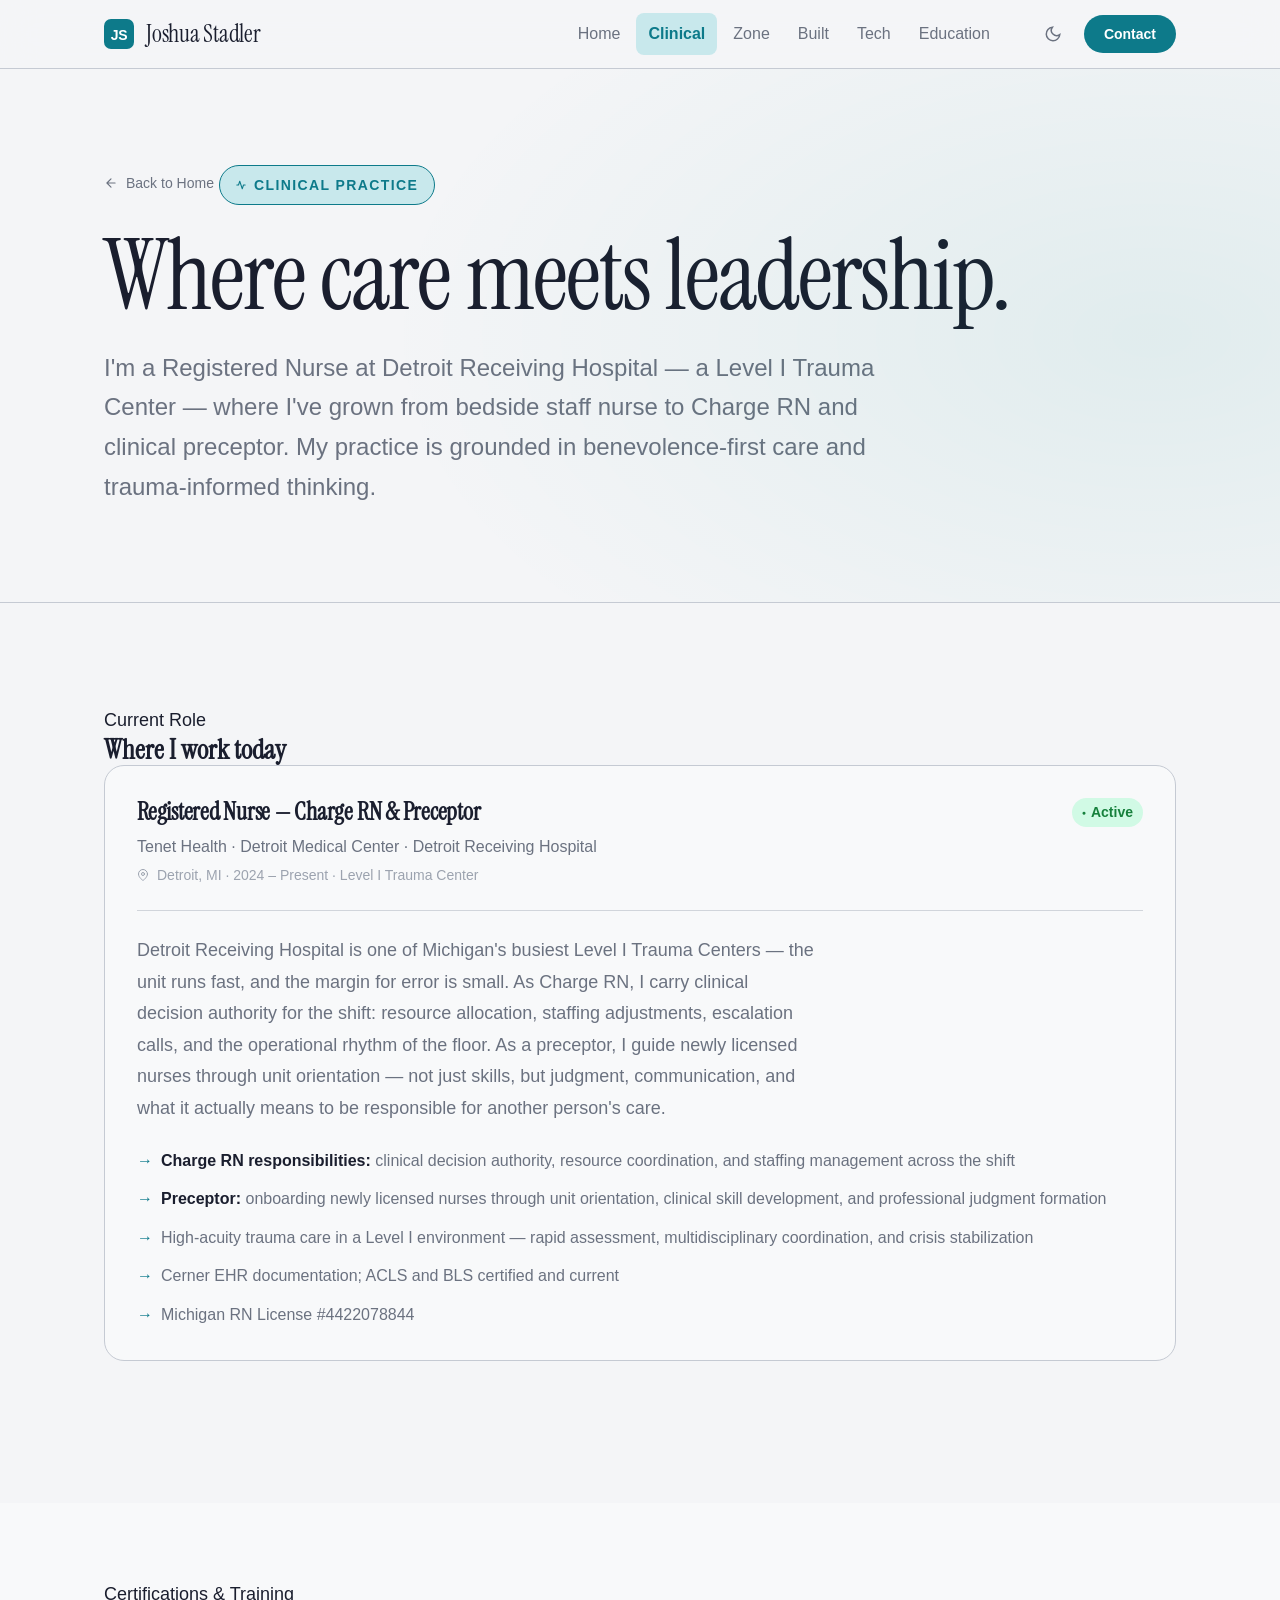
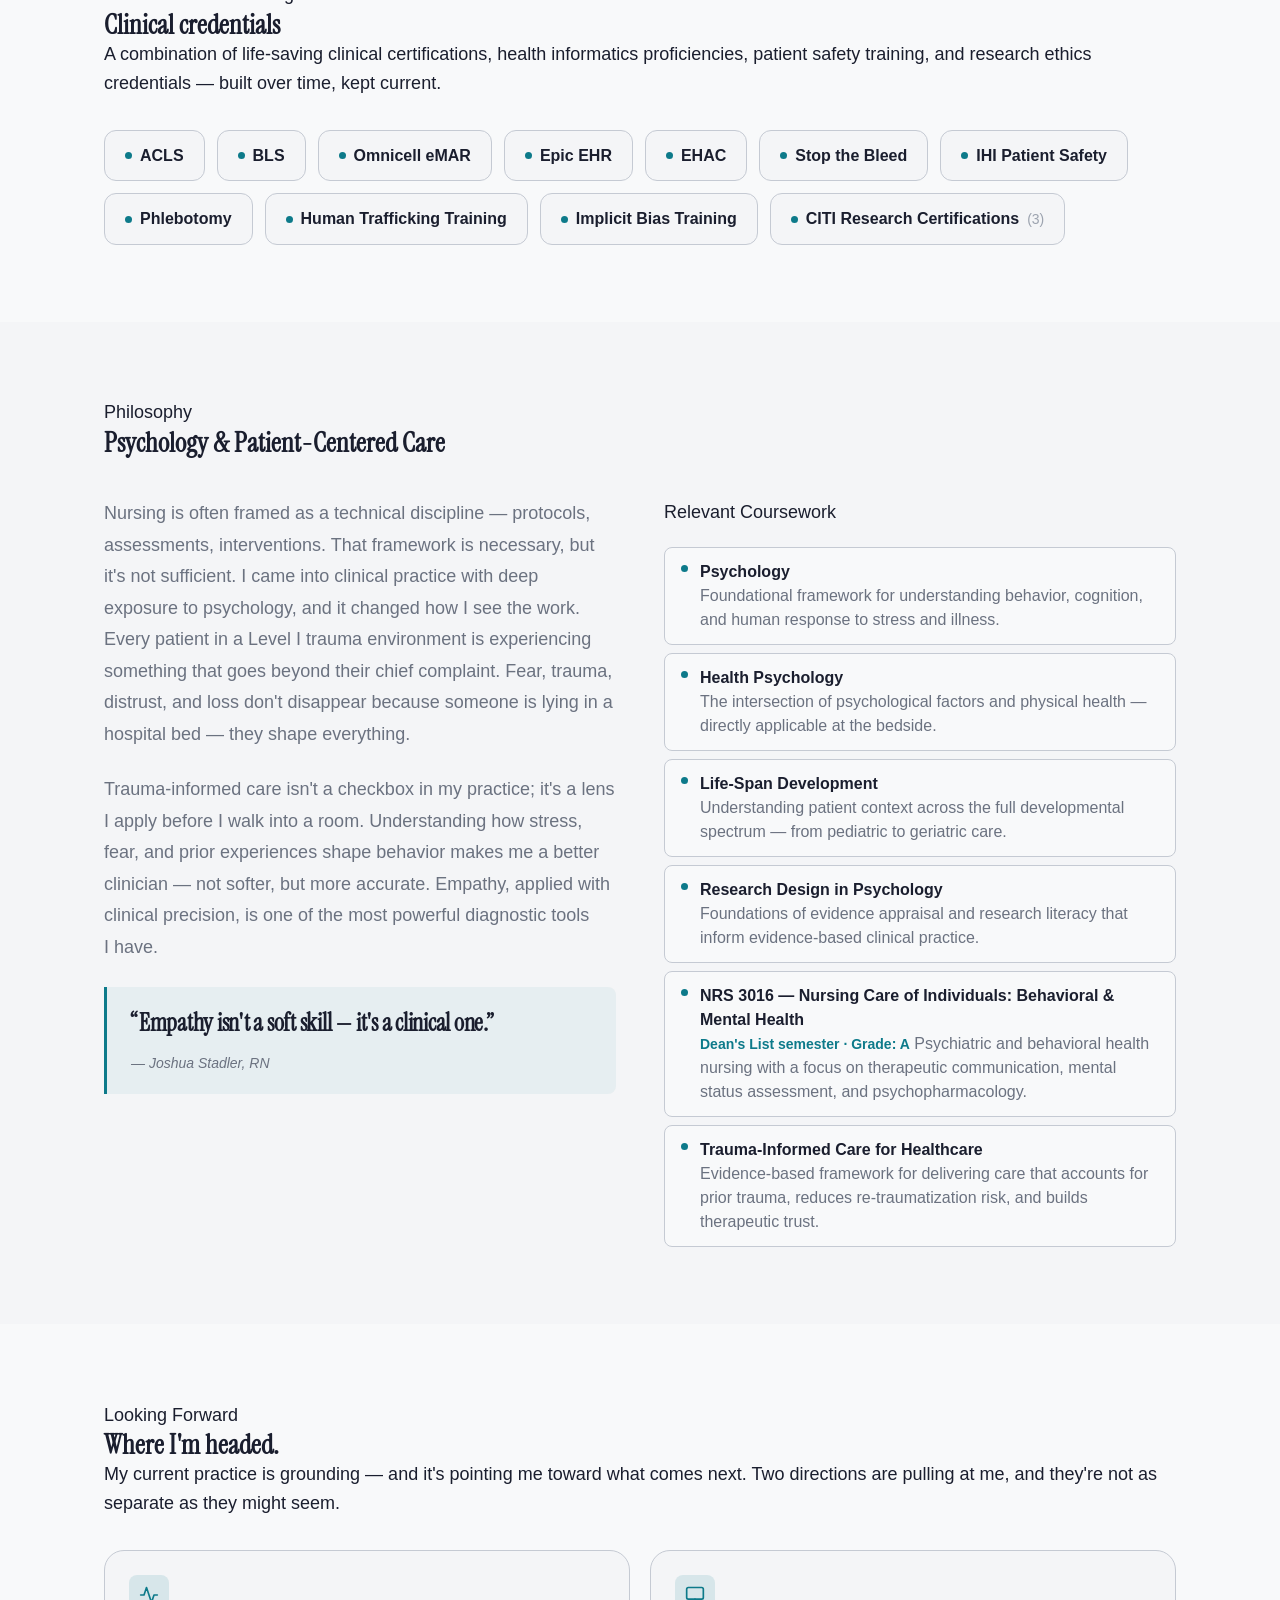
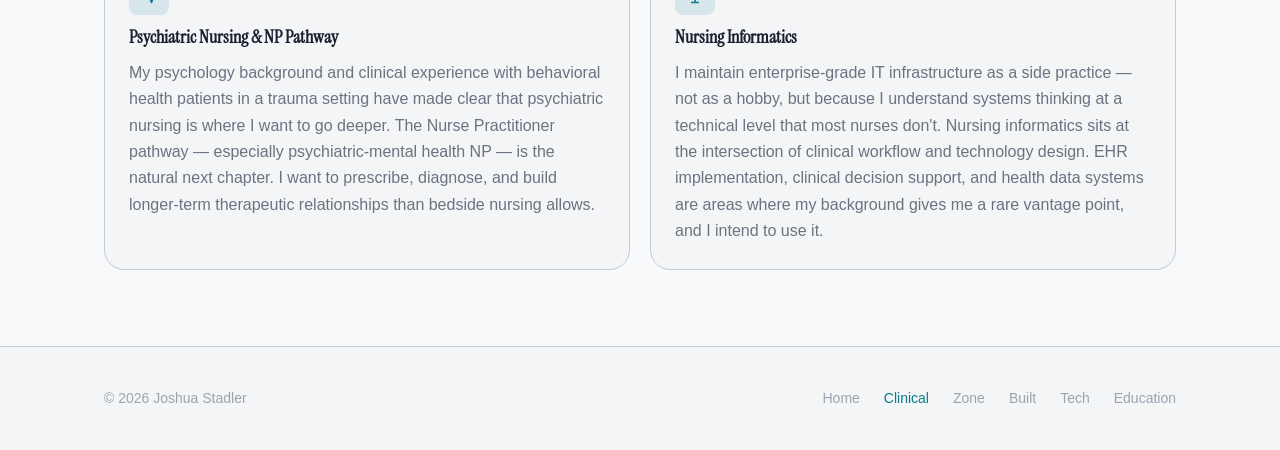
<file: portfolio/clinical.html>
<!DOCTYPE html>
<html lang="en">
<head>
  <meta charset="UTF-8" />
  <meta name="viewport" content="width=device-width, initial-scale=1.0" />
  <title>Clinical Practice — Joshua Stadler, RN</title>
  <meta name="description" content="Registered Nurse at Detroit Receiving Hospital — a Level I Trauma Center. Charge RN, clinical preceptor, ACLS/BLS certified. Grounded in trauma-informed, psychology-first patient care." />
  <meta property="og:title" content="Clinical Practice — Joshua Stadler, RN" />
  <meta property="og:description" content="Registered Nurse at Detroit Receiving Hospital, Level I Trauma Center. Charge RN and clinical preceptor." />
  <meta property="og:type" content="website" />

  <link rel="preconnect" href="https://fonts.googleapis.com" />
  <link rel="preconnect" href="https://fonts.gstatic.com" crossorigin />
  <link href="https://fonts.googleapis.com/css2?family=Instrument+Serif:ital@0;1&display=swap" rel="stylesheet" />
  <link href="https://api.fontshare.com/v2/css?f[]=satoshi@300,400,500,600,700&display=swap" rel="stylesheet" />
  <link rel="stylesheet" href="shared.css" />

  <style>
    /* ---- CLINICAL PAGE SPECIFIC ---- */

    /* Role Card */
    .role-card {
      background: var(--color-surface);
      border: 1px solid var(--color-border);
      border-radius: var(--radius-xl);
      padding: var(--space-8);
      margin-bottom: var(--space-10);
    }

    .role-card-header {
      display: flex;
      flex-wrap: wrap;
      align-items: flex-start;
      justify-content: space-between;
      gap: var(--space-4);
      margin-bottom: var(--space-6);
      padding-bottom: var(--space-6);
      border-bottom: 1px solid var(--color-divider);
    }

    .role-card-meta {
      flex: 1;
      min-width: 240px;
    }

    .role-card-title {
      font-family: var(--font-display);
      font-size: var(--text-lg);
      font-weight: 900;
      color: var(--color-text);
      letter-spacing: -0.01em;
      margin-bottom: var(--space-2);
    }

    .role-card-org {
      font-size: var(--text-sm);
      color: var(--color-text-muted);
      font-weight: 500;
      margin-bottom: var(--space-1);
    }

    .role-card-location {
      font-size: var(--text-xs);
      color: var(--color-text-faint);
      display: flex;
      align-items: center;
      gap: var(--space-2);
    }

    .role-card-location svg {
      flex-shrink: 0;
    }

    .role-card-narrative {
      font-size: var(--text-base);
      color: var(--color-text-muted);
      line-height: 1.75;
      max-width: 68ch;
      margin-bottom: var(--space-6);
    }

    /* Certs Grid */
    .certs-section {
      padding-block: clamp(var(--space-12), 6vw, var(--space-20));
      background: var(--color-surface);
    }

    .certs-grid {
      display: flex;
      flex-wrap: wrap;
      gap: var(--space-3);
      margin-top: var(--space-8);
    }

    .cert-badge {
      display: inline-flex;
      align-items: center;
      gap: var(--space-2);
      background: var(--color-bg);
      border: 1px solid var(--color-border);
      border-radius: var(--radius-lg);
      padding: var(--space-3) var(--space-5);
      font-size: var(--text-sm);
      font-weight: 600;
      color: var(--color-text);
      transition: border-color var(--transition), background var(--transition), transform var(--transition);
    }

    .cert-badge:hover {
      border-color: color-mix(in srgb, var(--color-primary) 40%, var(--color-border));
      background: color-mix(in srgb, var(--color-primary) 5%, var(--color-bg));
      transform: translateY(-1px);
    }

    .cert-badge-dot {
      width: 7px;
      height: 7px;
      border-radius: 50%;
      background: var(--color-primary);
      flex-shrink: 0;
    }

    .cert-badge-count {
      font-size: var(--text-xs);
      color: var(--color-text-faint);
      font-weight: 400;
    }

    /* Psychology Section */
    .psych-section {
      padding-block: clamp(var(--space-12), 6vw, var(--space-20));
    }

    .psych-grid {
      display: grid;
      grid-template-columns: 1fr 1fr;
      gap: var(--space-12);
      align-items: start;
      margin-top: var(--space-10);
    }

    @media (max-width: 700px) {
      .psych-grid {
        grid-template-columns: 1fr;
        gap: var(--space-8);
      }
    }

    .psych-narrative {
      font-size: var(--text-base);
      color: var(--color-text-muted);
      line-height: 1.75;
      margin-bottom: var(--space-6);
    }

    .psych-pullquote {
      border-left: 3px solid var(--color-primary);
      padding: var(--space-5) var(--space-6);
      background: color-mix(in srgb, var(--color-primary) 6%, transparent);
      border-radius: 0 var(--radius-md) var(--radius-md) 0;
      margin-top: var(--space-6);
    }

    .psych-pullquote q {
      font-family: var(--font-display);
      font-size: var(--text-lg);
      font-weight: 800;
      color: var(--color-text);
      letter-spacing: -0.01em;
      line-height: 1.35;
      quotes: "\201C""\201D";
    }

    .psych-pullquote-attr {
      display: block;
      font-size: var(--text-xs);
      color: var(--color-text-muted);
      margin-top: var(--space-3);
      font-weight: 500;
    }

    .coursework-list {
      list-style: none;
      display: flex;
      flex-direction: column;
      gap: var(--space-2);
    }

    .coursework-item {
      display: flex;
      align-items: flex-start;
      gap: var(--space-3);
      font-size: var(--text-sm);
      color: var(--color-text-muted);
      padding: var(--space-3) var(--space-4);
      background: var(--color-surface);
      border: 1px solid var(--color-border);
      border-radius: var(--radius-md);
      line-height: 1.5;
    }

    .coursework-item-dot {
      width: 7px;
      height: 7px;
      background: var(--color-primary);
      border-radius: 50%;
      flex-shrink: 0;
      margin-top: 5px;
    }

    .coursework-item strong {
      color: var(--color-text);
      font-weight: 600;
      display: block;
    }

    .coursework-item .course-note {
      font-size: var(--text-xs);
      color: var(--color-primary);
      font-weight: 600;
      margin-top: 2px;
    }

    /* Future Direction */
    .future-section {
      padding-block: clamp(var(--space-12), 6vw, var(--space-20));
      background: var(--color-surface);
    }

    .future-cards {
      display: grid;
      grid-template-columns: repeat(auto-fit, minmax(240px, 1fr));
      gap: var(--space-5);
      margin-top: var(--space-8);
    }

    .future-card {
      background: var(--color-bg);
      border: 1px solid var(--color-border);
      border-radius: var(--radius-xl);
      padding: var(--space-6);
      display: flex;
      flex-direction: column;
      gap: var(--space-3);
    }

    .future-card-icon {
      width: 40px;
      height: 40px;
      background: color-mix(in srgb, var(--color-primary) 12%, transparent);
      border-radius: var(--radius-md);
      display: flex;
      align-items: center;
      justify-content: center;
      color: var(--color-primary);
    }

    .future-card-title {
      font-family: var(--font-display);
      font-size: var(--text-base);
      font-weight: 800;
      color: var(--color-text);
    }

    .future-card-desc {
      font-size: var(--text-sm);
      color: var(--color-text-muted);
      line-height: 1.65;
    }

    /* Nav back link */
    .breadcrumb {
      display: inline-flex;
      align-items: center;
      gap: var(--space-2);
      font-size: var(--text-xs);
      color: var(--color-text-muted);
      font-weight: 500;
      margin-bottom: var(--space-5);
      text-decoration: none;
      transition: color var(--transition);
    }

    .breadcrumb:hover {
      color: var(--color-primary);
    }
  </style>
</head>
<body>

  <!-- NAV -->
  <header class="site-nav">
    <div class="container nav-inner">
      <a href="index.html" class="nav-logo" aria-label="Joshua Stadler home">
        <svg width="30" height="30" viewBox="0 0 30 30" fill="none"><rect width="30" height="30" rx="7" fill="var(--color-primary)"/><text x="15" y="21" text-anchor="middle" font-family="sans-serif" font-size="14" font-weight="800" fill="#fff">JS</text></svg>
        <span class="nav-logo-name">Joshua Stadler</span>
      </a>
      <ul class="nav-links" role="list">
        <li><a href="index.html">Home</a></li>
        <li><a href="clinical.html" class="active">Clinical</a></li>
        <li><a href="zone.html">Zone</a></li>
        <li><a href="built.html">Built</a></li>
        <li><a href="tech.html">Tech</a></li>
        <li><a href="education.html">Education</a></li>
      </ul>
      <div class="nav-right">
        <button class="theme-btn" data-theme-toggle aria-label="Toggle theme"></button>
        <a href="mailto:info@joshuamstadler.com" class="btn-contact">Contact</a>
        <button class="hamburger" id="nav-toggle" aria-expanded="false" aria-label="Open menu">
          <span></span><span></span><span></span>
        </button>
      </div>
    </div>
    <nav class="mobile-menu" id="mobile-menu" aria-label="Mobile navigation">
      <a href="index.html">Home</a>
      <a href="clinical.html" class="active">Clinical</a>
      <a href="zone.html">Zone Entertainment</a>
      <a href="built.html">Things I Built</a>
      <a href="tech.html">IT &amp; Systems</a>
      <a href="education.html">Education</a>
      <a href="mailto:info@joshuamstadler.com">Contact</a>
    </nav>
  </header>

  <main>

    <!-- PAGE HERO -->
    <section class="page-hero" aria-labelledby="clinical-title">
      <div class="container">
        <a href="index.html" class="breadcrumb" aria-label="Back to home">
          <svg width="14" height="14" viewBox="0 0 24 24" fill="none" stroke="currentColor" stroke-width="2" stroke-linecap="round" stroke-linejoin="round" aria-hidden="true"><path d="M19 12H5M12 19l-7-7 7-7"/></svg>
          Back to Home
        </a>
        <p class="page-eyebrow" aria-label="Section: Clinical Practice">
          <svg width="10" height="10" viewBox="0 0 24 24" fill="none" stroke="currentColor" stroke-width="2.5" stroke-linecap="round" stroke-linejoin="round" aria-hidden="true"><path d="M22 12h-4l-3 9L9 3l-3 9H2"/></svg>
          Clinical Practice
        </p>
        <h1 class="page-title" id="clinical-title">Where care meets leadership.</h1>
        <p class="page-lead">I'm a Registered Nurse at Detroit Receiving Hospital — a Level I Trauma Center — where I've grown from bedside staff nurse to Charge RN and clinical preceptor. My practice is grounded in benevolence-first care and trauma-informed thinking.</p>
      </div>
    </section>

    <!-- CURRENT ROLE -->
    <section class="section" aria-labelledby="role-heading">
      <div class="container">
        <p class="section-label">Current Role</p>
        <h2 class="section-title" id="role-heading">Where I work today</h2>

        <div class="role-card reveal">
          <div class="role-card-header">
            <div class="role-card-meta">
              <h3 class="role-card-title">Registered Nurse — Charge RN &amp; Preceptor</h3>
              <p class="role-card-org">Tenet Health · Detroit Medical Center · Detroit Receiving Hospital</p>
              <p class="role-card-location">
                <svg width="12" height="12" viewBox="0 0 24 24" fill="none" stroke="currentColor" stroke-width="2" stroke-linecap="round" stroke-linejoin="round" aria-hidden="true"><path d="M21 10c0 7-9 13-9 13s-9-6-9-13a9 9 0 0 1 18 0z"/><circle cx="12" cy="10" r="3"/></svg>
                Detroit, MI · 2024 – Present · Level I Trauma Center
              </p>
            </div>
            <span class="badge badge-live" aria-label="Status: Active">Active</span>
          </div>

          <p class="role-card-narrative">
            Detroit Receiving Hospital is one of Michigan's busiest Level I Trauma Centers — the unit runs fast, and the margin for error is small. As Charge RN, I carry clinical decision authority for the shift: resource allocation, staffing adjustments, escalation calls, and the operational rhythm of the floor. As a preceptor, I guide newly licensed nurses through unit orientation — not just skills, but judgment, communication, and what it actually means to be responsible for another person's care.
          </p>

          <ul class="prose-list" role="list">
            <li><strong>Charge RN responsibilities:</strong> clinical decision authority, resource coordination, and staffing management across the shift</li>
            <li><strong>Preceptor:</strong> onboarding newly licensed nurses through unit orientation, clinical skill development, and professional judgment formation</li>
            <li>High-acuity trauma care in a Level I environment — rapid assessment, multidisciplinary coordination, and crisis stabilization</li>
            <li>Cerner EHR documentation; ACLS and BLS certified and current</li>
            <li>Michigan RN License #4422078844</li>
          </ul>
        </div>
      </div>
    </section>

    <!-- CLINICAL CERTIFICATIONS -->
    <section class="certs-section" aria-labelledby="certs-heading">
      <div class="container">
        <p class="section-label">Certifications &amp; Training</p>
        <h2 class="section-title" id="certs-heading">Clinical credentials</h2>
        <p class="section-body">A combination of life-saving clinical certifications, health informatics proficiencies, patient safety training, and research ethics credentials — built over time, kept current.</p>

        <div class="certs-grid reveal">
          <div class="cert-badge"><span class="cert-badge-dot" aria-hidden="true"></span>ACLS</div>
          <div class="cert-badge"><span class="cert-badge-dot" aria-hidden="true"></span>BLS</div>
          <div class="cert-badge"><span class="cert-badge-dot" aria-hidden="true"></span>Omnicell eMAR</div>
          <div class="cert-badge"><span class="cert-badge-dot" aria-hidden="true"></span>Epic EHR</div>
          <div class="cert-badge"><span class="cert-badge-dot" aria-hidden="true"></span>EHAC</div>
          <div class="cert-badge"><span class="cert-badge-dot" aria-hidden="true"></span>Stop the Bleed</div>
          <div class="cert-badge"><span class="cert-badge-dot" aria-hidden="true"></span>IHI Patient Safety</div>
          <div class="cert-badge"><span class="cert-badge-dot" aria-hidden="true"></span>Phlebotomy</div>
          <div class="cert-badge"><span class="cert-badge-dot" aria-hidden="true"></span>Human Trafficking Training</div>
          <div class="cert-badge"><span class="cert-badge-dot" aria-hidden="true"></span>Implicit Bias Training</div>
          <div class="cert-badge">
            <span class="cert-badge-dot" aria-hidden="true"></span>
            CITI Research Certifications
            <span class="cert-badge-count">(3)</span>
          </div>
        </div>
      </div>
    </section>

    <!-- PSYCHOLOGY & PATIENT-CENTERED CARE -->
    <section class="psych-section" aria-labelledby="psych-heading">
      <div class="container">
        <p class="section-label">Philosophy</p>
        <h2 class="section-title" id="psych-heading">Psychology &amp; Patient-Centered Care</h2>

        <div class="psych-grid">
          <!-- Left: Narrative -->
          <div class="reveal">
            <p class="psych-narrative">
              Nursing is often framed as a technical discipline — protocols, assessments, interventions. That framework is necessary, but it's not sufficient. I came into clinical practice with deep exposure to psychology, and it changed how I see the work. Every patient in a Level I trauma environment is experiencing something that goes beyond their chief complaint. Fear, trauma, distrust, and loss don't disappear because someone is lying in a hospital bed — they shape everything.
            </p>
            <p class="psych-narrative">
              Trauma-informed care isn't a checkbox in my practice; it's a lens I apply before I walk into a room. Understanding how stress, fear, and prior experiences shape behavior makes me a better clinician — not softer, but more accurate. Empathy, applied with clinical precision, is one of the most powerful diagnostic tools I have.
            </p>

            <blockquote class="psych-pullquote">
              <q>Empathy isn't a soft skill — it's a clinical one.</q>
              <cite class="psych-pullquote-attr">— Joshua Stadler, RN</cite>
            </blockquote>
          </div>

          <!-- Right: Coursework -->
          <div class="reveal">
            <p class="section-label" style="margin-bottom: var(--space-5);">Relevant Coursework</p>
            <ul class="coursework-list" role="list" aria-label="Relevant psychology and nursing coursework">
              <li class="coursework-item">
                <span class="coursework-item-dot" aria-hidden="true"></span>
                <div>
                  <strong>Psychology</strong>
                  Foundational framework for understanding behavior, cognition, and human response to stress and illness.
                </div>
              </li>
              <li class="coursework-item">
                <span class="coursework-item-dot" aria-hidden="true"></span>
                <div>
                  <strong>Health Psychology</strong>
                  The intersection of psychological factors and physical health — directly applicable at the bedside.
                </div>
              </li>
              <li class="coursework-item">
                <span class="coursework-item-dot" aria-hidden="true"></span>
                <div>
                  <strong>Life-Span Development</strong>
                  Understanding patient context across the full developmental spectrum — from pediatric to geriatric care.
                </div>
              </li>
              <li class="coursework-item">
                <span class="coursework-item-dot" aria-hidden="true"></span>
                <div>
                  <strong>Research Design in Psychology</strong>
                  Foundations of evidence appraisal and research literacy that inform evidence-based clinical practice.
                </div>
              </li>
              <li class="coursework-item">
                <span class="coursework-item-dot" aria-hidden="true"></span>
                <div>
                  <strong>NRS 3016 — Nursing Care of Individuals: Behavioral &amp; Mental Health</strong>
                  <span class="course-note">Dean's List semester · Grade: A</span>
                  Psychiatric and behavioral health nursing with a focus on therapeutic communication, mental status assessment, and psychopharmacology.
                </div>
              </li>
              <li class="coursework-item">
                <span class="coursework-item-dot" aria-hidden="true"></span>
                <div>
                  <strong>Trauma-Informed Care for Healthcare</strong>
                  Evidence-based framework for delivering care that accounts for prior trauma, reduces re-traumatization risk, and builds therapeutic trust.
                </div>
              </li>
            </ul>
          </div>
        </div>
      </div>
    </section>

    <!-- FUTURE DIRECTION -->
    <section class="future-section" aria-labelledby="future-heading">
      <div class="container">
        <p class="section-label">Looking Forward</p>
        <h2 class="section-title" id="future-heading">Where I'm headed.</h2>
        <p class="section-body">My current practice is grounding — and it's pointing me toward what comes next. Two directions are pulling at me, and they're not as separate as they might seem.</p>

        <div class="future-cards">
          <div class="future-card reveal">
            <div class="future-card-icon" aria-hidden="true">
              <svg width="20" height="20" viewBox="0 0 24 24" fill="none" stroke="currentColor" stroke-width="2" stroke-linecap="round" stroke-linejoin="round">
                <path d="M22 12h-4l-3 9L9 3l-3 9H2"/>
              </svg>
            </div>
            <h3 class="future-card-title">Psychiatric Nursing &amp; NP Pathway</h3>
            <p class="future-card-desc">My psychology background and clinical experience with behavioral health patients in a trauma setting have made clear that psychiatric nursing is where I want to go deeper. The Nurse Practitioner pathway — especially psychiatric-mental health NP — is the natural next chapter. I want to prescribe, diagnose, and build longer-term therapeutic relationships than bedside nursing allows.</p>
          </div>

          <div class="future-card reveal">
            <div class="future-card-icon" aria-hidden="true">
              <svg width="20" height="20" viewBox="0 0 24 24" fill="none" stroke="currentColor" stroke-width="2" stroke-linecap="round" stroke-linejoin="round">
                <rect x="2" y="3" width="20" height="14" rx="2"/>
                <path d="M8 21h8M12 17v4"/>
              </svg>
            </div>
            <h3 class="future-card-title">Nursing Informatics</h3>
            <p class="future-card-desc">I maintain enterprise-grade IT infrastructure as a side practice — not as a hobby, but because I understand systems thinking at a technical level that most nurses don't. Nursing informatics sits at the intersection of clinical workflow and technology design. EHR implementation, clinical decision support, and health data systems are areas where my background gives me a rare vantage point, and I intend to use it.</p>
          </div>
        </div>
      </div>
    </section>

  </main>

  <!-- FOOTER -->
  <footer class="site-footer">
    <div class="container footer-inner">
      <span>© 2026 Joshua Stadler</span>
      <nav class="footer-links" aria-label="Footer navigation">
        <a href="index.html">Home</a>
        <a href="clinical.html" class="active">Clinical</a>
        <a href="zone.html">Zone</a>
        <a href="built.html">Built</a>
        <a href="tech.html">Tech</a>
        <a href="education.html">Education</a>
      </nav>
    </div>
  </footer>

  <script src="shared.js"></script>
<script data-pplx-inline-edit>
(function(){
  if(window===window.top)return;
  function inlineAll(orig,clone){
    if(orig.nodeType!==1)return;
    try{
      var cs=getComputedStyle(orig);
      var t='';
      for(var i=0;i<cs.length;i++){t+=cs[i]+':'+cs.getPropertyValue(cs[i])+';';}
      clone.style.cssText=t;
    }catch(e){}
    var oc=orig.children,cc=clone.children;
    for(var j=0;j<oc.length&&j<cc.length;j++){inlineAll(oc[j],cc[j]);}
  }
  function stripExternal(clone){
    var imgs=clone.querySelectorAll('img');
    for(var i=0;i<imgs.length;i++){
      var s=imgs[i].getAttribute('src');
      if(s&&!s.startsWith('data:'))imgs[i].removeAttribute('src');
    }
    var all=clone.querySelectorAll('*');
    for(var i=0;i<all.length;i++){
      var st=all[i].style.cssText;
      if(st&&st.indexOf('url(')>=0){
        all[i].style.cssText=st.replace(/url\(["']?(?!data:)[^)"']*["']?\)/gi,'none');
      }
    }
  }
  var scrollRaf=0;
  function emitScroll(){
    scrollRaf=0;
    var x=window.scrollX||window.pageXOffset||0;
    var y=window.scrollY||window.pageYOffset||0;
    window.parent.postMessage({type:'INLINE_EDIT_SCROLL',scrollX:x,scrollY:y},'*');
  }
  window.addEventListener('scroll',function(){
    if(scrollRaf)return;
    scrollRaf=requestAnimationFrame(emitScroll);
  },{passive:true,capture:true});
  emitScroll();
  window.addEventListener('message',function(e){
    if(!e.data||e.data.type!=='INLINE_EDIT_CAPTURE_REQUEST')return;
    var scrollX=window.scrollX||window.pageXOffset||0;
    var scrollY=window.scrollY||window.pageYOffset||0;
    var w=window.innerWidth,h=window.innerHeight;
    try{
      var clone=document.documentElement.cloneNode(true);
      var rm=clone.querySelectorAll('script,link[rel="stylesheet"],style');
      for(var i=0;i<rm.length;i++){rm[i].remove();}
      inlineAll(document.documentElement,clone);
      stripExternal(clone);
      var html=new XMLSerializer().serializeToString(clone);
      var svg='<svg xmlns="http://www.w3.org/2000/svg" width="'+w+'" height="'+h+'">'
        +'<foreignObject width="100%" height="100%">'
        +'<div xmlns="http://www.w3.org/1999/xhtml" style="width:'+w+'px;height:'+h+'px;overflow:hidden">'
        +'<div style="transform:translate(-'+scrollX+'px,-'+scrollY+'px);transform-origin:top left">'
        +html+'</div></div></foreignObject></svg>';
      var svgUrl='data:image/svg+xml;charset=utf-8,'+encodeURIComponent(svg);
      var img=new Image();
      img.onload=function(){
        var c=document.createElement('canvas');c.width=w;c.height=h;
        c.getContext('2d').drawImage(img,0,0);
        window.parent.postMessage({type:'INLINE_EDIT_SCREENSHOT_RESULT',dataUrl:c.toDataURL('image/png'),scrollX:scrollX,scrollY:scrollY},'*');
      };
      img.onerror=function(){
        window.parent.postMessage({type:'INLINE_EDIT_SCREENSHOT_RESULT',dataUrl:null,scrollX:scrollX,scrollY:scrollY},'*');
      };
      img.src=svgUrl;
    }catch(err){
      window.parent.postMessage({type:'INLINE_EDIT_SCREENSHOT_RESULT',dataUrl:null,scrollX:scrollX,scrollY:scrollY},'*');
    }
  });
})();
</script></body>
</html>
</file>
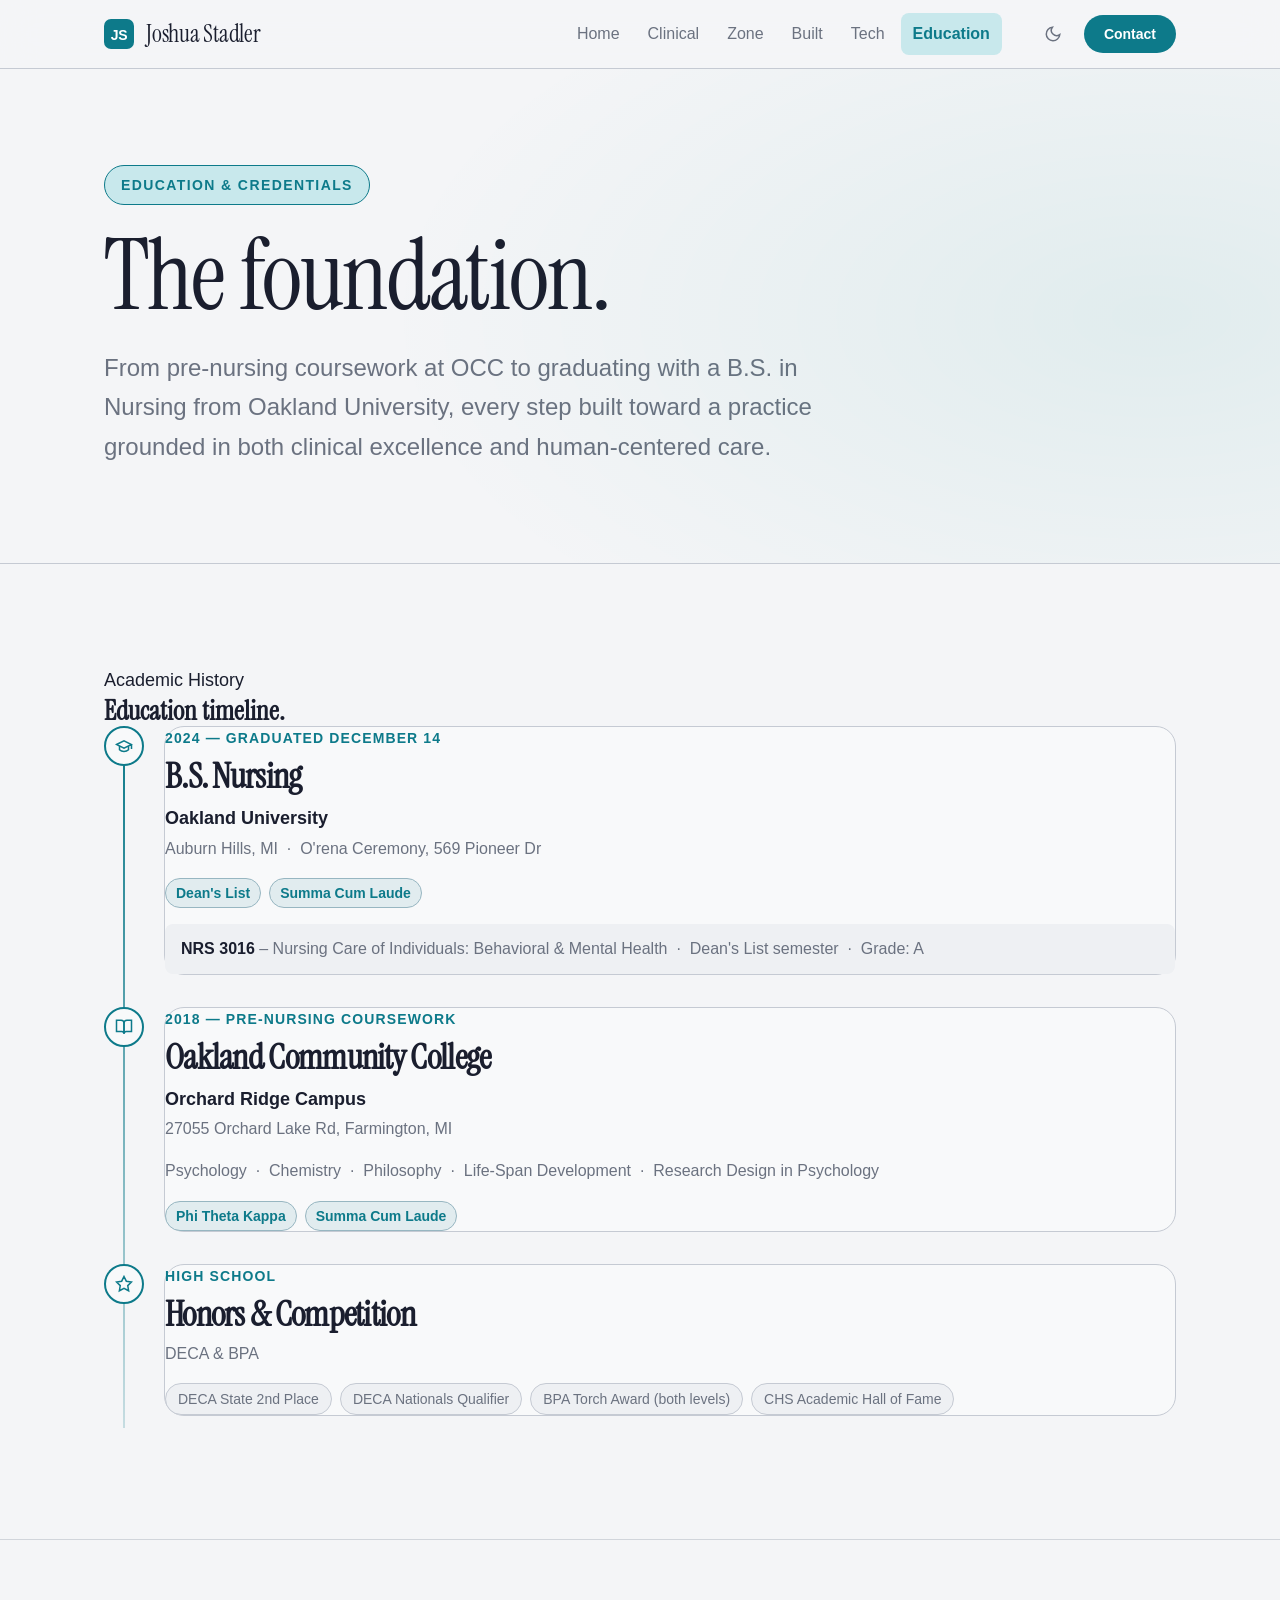
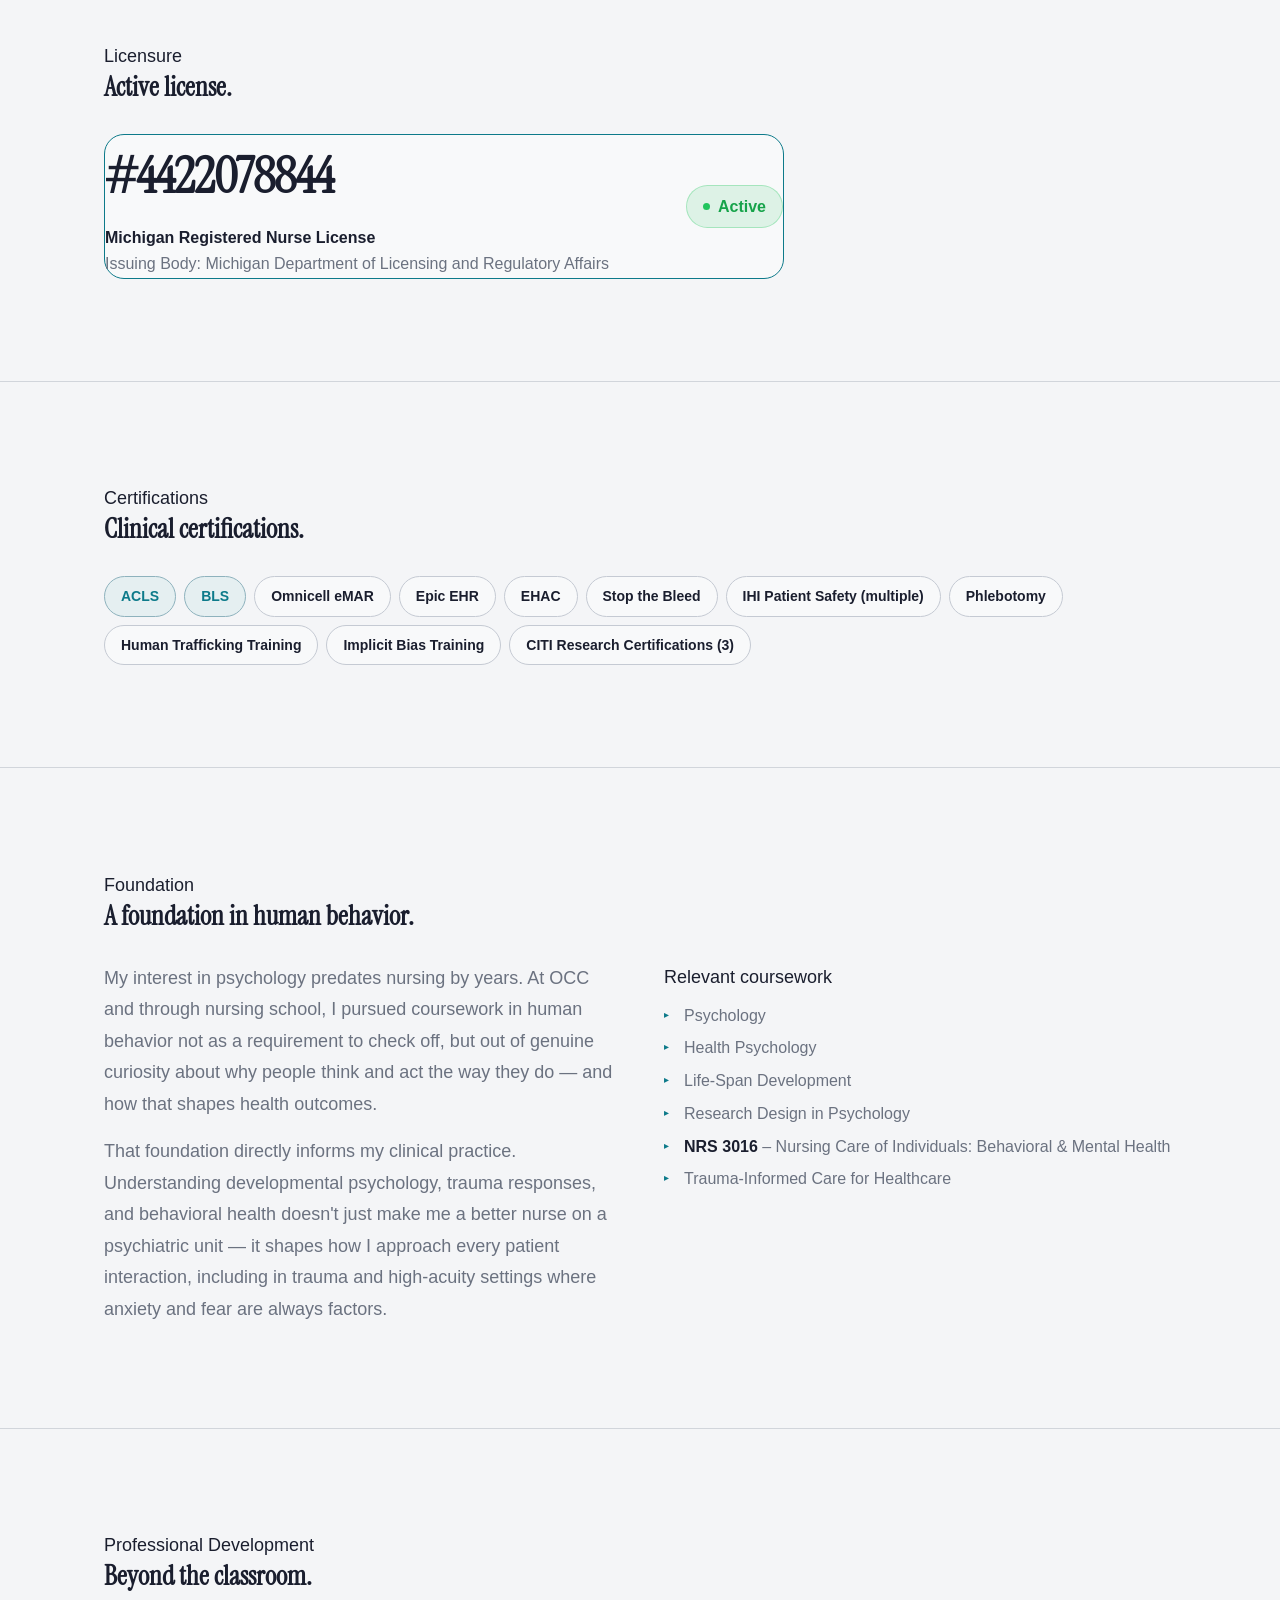
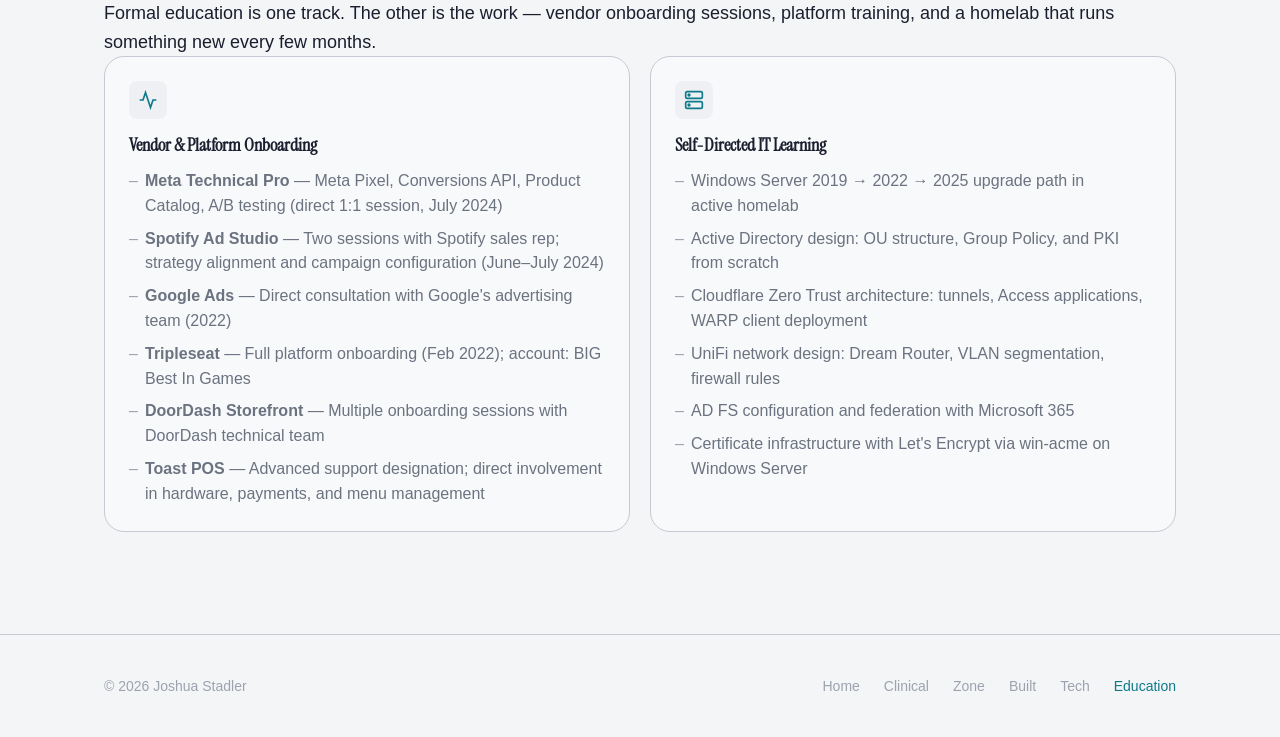
<file: portfolio/education.html>
<!DOCTYPE html>
<html lang="en">
<head>
  <meta charset="UTF-8" />
  <meta name="viewport" content="width=device-width, initial-scale=1.0" />
  <title>Education & Credentials — Joshua Stadler</title>
  <meta name="description" content="Joshua Stadler's academic background and credentials — B.S. Nursing from Oakland University, Summa Cum Laude, active Michigan RN license, and clinical certifications." />
  <meta property="og:title" content="Education & Credentials — Joshua Stadler" />
  <meta property="og:description" content="B.S. Nursing, Oakland University. Summa Cum Laude. Dean's List. Active Michigan RN #4422078844." />
  <meta property="og:type" content="website" />

  <link rel="preconnect" href="https://fonts.googleapis.com" />
  <link rel="preconnect" href="https://fonts.gstatic.com" crossorigin />
  <link href="https://fonts.googleapis.com/css2?family=Instrument+Serif:ital@0;1&display=swap" rel="stylesheet" />
  <link href="https://api.fontshare.com/v2/css?f[]=satoshi@300,400,500,600,700&display=swap" rel="stylesheet" />
  <link rel="stylesheet" href="shared.css" />

  <style>
    /* ---- PAGE-SPECIFIC: education.html ---- */

    /* ---- TIMELINE ---- */
    .timeline {
      position: relative;
      display: flex;
      flex-direction: column;
      gap: var(--space-3);
    }
    .timeline::before {
      content: '';
      position: absolute;
      left: 19px;
      top: 8px;
      bottom: 8px;
      width: 2px;
      background: linear-gradient(to bottom, var(--color-primary), color-mix(in srgb, var(--color-primary) 20%, transparent));
    }

    .timeline-item {
      display: grid;
      grid-template-columns: 40px 1fr;
      gap: var(--space-5);
      align-items: start;
    }

    .timeline-dot {
      width: 40px; height: 40px;
      border-radius: 50%;
      background: var(--color-surface);
      border: 2px solid var(--color-primary);
      display: flex; align-items: center; justify-content: center;
      flex-shrink: 0;
      position: relative;
      z-index: 1;
      transition: background var(--transition), border-color var(--transition);
    }
    .timeline-dot svg { color: var(--color-primary); }

    .timeline-card {
      background: var(--color-surface);
      border: 1px solid var(--color-border);
      border-radius: var(--radius-xl);
      padding: var(--space-6) var(--space-7);
      margin-bottom: var(--space-5);
      transition: box-shadow var(--transition), border-color var(--transition);
    }
    .timeline-card:hover {
      box-shadow: var(--shadow-md);
      border-color: color-mix(in srgb, var(--color-primary) 30%, var(--color-border));
    }

    .timeline-year {
      font-size: var(--text-xs);
      font-weight: 700;
      letter-spacing: 0.08em;
      text-transform: uppercase;
      color: var(--color-primary);
      margin-bottom: var(--space-2);
    }

    .timeline-degree {
      font-family: var(--font-display);
      font-size: var(--text-xl);
      font-weight: 900;
      letter-spacing: -0.02em;
      color: var(--color-text);
      line-height: 1.1;
      margin-bottom: var(--space-2);
    }

    .timeline-school {
      font-size: var(--text-base);
      font-weight: 600;
      color: var(--color-text);
      margin-bottom: var(--space-1);
    }

    .timeline-meta {
      font-size: var(--text-sm);
      color: var(--color-text-muted);
      line-height: 1.55;
      margin-bottom: var(--space-4);
    }

    .timeline-detail {
      font-size: var(--text-sm);
      color: var(--color-text-muted);
      line-height: 1.65;
      margin-bottom: var(--space-4);
    }

    .timeline-honors {
      display: flex;
      flex-wrap: wrap;
      gap: var(--space-2);
      margin-top: var(--space-3);
    }

    .honor-badge {
      display: inline-flex; align-items: center; gap: 5px;
      font-size: var(--text-xs); font-weight: 700;
      background: color-mix(in srgb, var(--color-primary) 10%, var(--color-surface));
      border: 1px solid color-mix(in srgb, var(--color-primary) 25%, var(--color-border));
      color: var(--color-primary);
      padding: 3px 10px;
      border-radius: var(--radius-full);
    }

    .coursework-highlight {
      background: var(--color-surface-offset);
      border-radius: var(--radius-md);
      padding: var(--space-3) var(--space-4);
      margin-top: var(--space-4);
      font-size: var(--text-sm);
      color: var(--color-text-muted);
      line-height: 1.6;
    }
    .coursework-highlight strong { color: var(--color-text); font-weight: 600; }

    /* ---- LICENSURE CARD ---- */
    .license-card {
      background: var(--color-surface);
      border: 1.5px solid var(--color-primary);
      border-radius: var(--radius-xl);
      padding: var(--space-7) var(--space-8);
      display: grid;
      grid-template-columns: 1fr auto;
      gap: var(--space-6);
      align-items: center;
      max-width: 680px;
    }
    @media (max-width: 600px) {
      .license-card { grid-template-columns: 1fr; }
    }

    .license-number {
      font-family: var(--font-display);
      font-size: var(--text-2xl);
      font-weight: 900;
      letter-spacing: -0.02em;
      color: var(--color-text);
      margin-bottom: var(--space-2);
    }

    .license-meta {
      font-size: var(--text-sm);
      color: var(--color-text-muted);
      line-height: 1.65;
    }
    .license-meta strong { color: var(--color-text); font-weight: 600; }

    .license-status-block {
      text-align: center;
      flex-shrink: 0;
    }

    .status-dot {
      display: inline-flex; align-items: center; gap: var(--space-2);
      font-size: var(--text-sm); font-weight: 700;
      color: #16a34a;
      background: color-mix(in srgb, #22c55e 12%, transparent);
      border: 1px solid color-mix(in srgb, #22c55e 30%, transparent);
      padding: var(--space-2) var(--space-4);
      border-radius: var(--radius-full);
      white-space: nowrap;
    }
    [data-theme="dark"] .status-dot { color: #4ade80; }
    .status-dot::before {
      content: '';
      display: inline-block;
      width: 7px; height: 7px;
      background: #22c55e;
      border-radius: 50%;
    }

    /* ---- CERTIFICATIONS GRID ---- */
    .cert-grid {
      display: flex;
      flex-wrap: wrap;
      gap: var(--space-2);
    }

    .cert-badge {
      display: inline-flex; align-items: center; gap: var(--space-2);
      font-size: var(--text-xs); font-weight: 600;
      background: var(--color-surface);
      border: 1px solid var(--color-border);
      color: var(--color-text);
      padding: var(--space-2) var(--space-4);
      border-radius: var(--radius-full);
      white-space: nowrap;
      transition: border-color var(--transition), background var(--transition), color var(--transition);
    }
    .cert-badge:hover {
      border-color: var(--color-primary);
      color: var(--color-primary);
      background: color-mix(in srgb, var(--color-primary) 5%, var(--color-surface));
    }

    .cert-badge-featured {
      background: color-mix(in srgb, var(--color-primary) 8%, var(--color-surface));
      border-color: color-mix(in srgb, var(--color-primary) 30%, var(--color-border));
      color: var(--color-primary);
      font-weight: 700;
    }

    /* ---- PSYCHOLOGY SECTION ---- */
    .psych-grid {
      display: grid;
      grid-template-columns: 1fr;
      gap: var(--space-8);
    }
    @media (min-width: 768px) {
      .psych-grid { grid-template-columns: 1fr 1fr; gap: var(--space-12); align-items: start; }
    }

    .psych-prose p {
      font-size: var(--text-base);
      color: var(--color-text-muted);
      line-height: 1.75;
      margin-bottom: var(--space-4);
    }
    .psych-prose p:last-child { margin-bottom: 0; }

    .coursework-list {
      list-style: none;
      display: flex;
      flex-direction: column;
      gap: var(--space-2);
    }
    .coursework-list li {
      font-size: var(--text-sm);
      color: var(--color-text-muted);
      padding-left: var(--space-5);
      position: relative;
      line-height: 1.55;
    }
    .coursework-list li::before {
      content: '▸';
      position: absolute; left: 0;
      color: var(--color-primary);
      font-size: 10px;
      top: 3px;
    }
    .coursework-list li strong { color: var(--color-text); font-weight: 600; }

    /* ---- PROFESSIONAL DEVELOPMENT ---- */
    .prodev-grid {
      display: grid;
      grid-template-columns: 1fr;
      gap: var(--space-5);
    }
    @media (min-width: 640px) {
      .prodev-grid { grid-template-columns: repeat(2, 1fr); }
    }

    .prodev-card {
      background: var(--color-surface);
      border: 1px solid var(--color-border);
      border-radius: var(--radius-xl);
      padding: var(--space-6) var(--space-6);
      transition: transform var(--transition), box-shadow var(--transition), border-color var(--transition);
    }
    .prodev-card:hover {
      transform: translateY(-2px);
      box-shadow: var(--shadow-md);
      border-color: color-mix(in srgb, var(--color-primary) 35%, var(--color-border));
    }

    .prodev-card-icon {
      width: 38px; height: 38px;
      background: var(--color-surface-offset);
      border-radius: var(--radius-md);
      display: flex; align-items: center; justify-content: center;
      color: var(--color-primary);
      margin-bottom: var(--space-4);
    }

    .prodev-card h3 {
      font-family: var(--font-display);
      font-size: var(--text-base);
      font-weight: 800;
      color: var(--color-text);
      margin-bottom: var(--space-3);
      line-height: 1.2;
    }

    .prodev-list {
      list-style: none;
      display: flex;
      flex-direction: column;
      gap: var(--space-2);
    }
    .prodev-list li {
      font-size: var(--text-sm);
      color: var(--color-text-muted);
      padding-left: var(--space-4);
      position: relative;
      line-height: 1.55;
    }
    .prodev-list li::before {
      content: '–';
      position: absolute; left: 0;
      color: var(--color-text-faint);
    }

    /* ---- HIGH SCHOOL HONORS ---- */
    .hs-honors {
      display: flex;
      flex-wrap: wrap;
      gap: var(--space-2);
      margin-top: var(--space-4);
    }

    /* ---- DIVIDER ---- */
    .section-divider {
      border: none;
      border-top: 1px solid var(--color-divider);
      margin: 0;
    }
  </style>
</head>
<body>

  <!-- NAV -->
  <header class="site-nav">
    <div class="container nav-inner">
      <a href="index.html" class="nav-logo">
        <svg width="30" height="30" viewBox="0 0 30 30" fill="none"><rect width="30" height="30" rx="7" fill="var(--color-primary)"/><text x="15" y="21" text-anchor="middle" font-family="sans-serif" font-size="14" font-weight="800" fill="#fff">JS</text></svg>
        <span class="nav-logo-name">Joshua Stadler</span>
      </a>
      <ul class="nav-links" role="list">
        <li><a href="index.html">Home</a></li>
        <li><a href="clinical.html">Clinical</a></li>
        <li><a href="zone.html">Zone</a></li>
        <li><a href="built.html">Built</a></li>
        <li><a href="tech.html">Tech</a></li>
        <li><a href="education.html" class="active">Education</a></li>
      </ul>
      <div class="nav-right">
        <button class="theme-btn" data-theme-toggle aria-label="Toggle theme"></button>
        <a href="mailto:info@joshuamstadler.com" class="btn-contact">Contact</a>
        <button class="hamburger" id="nav-toggle" aria-expanded="false" aria-label="Open menu">
          <span></span><span></span><span></span>
        </button>
      </div>
    </div>
    <nav class="mobile-menu" id="mobile-menu">
      <a href="index.html">Home</a>
      <a href="clinical.html">Clinical</a>
      <a href="zone.html">Zone Entertainment</a>
      <a href="built.html">Things I Built</a>
      <a href="tech.html">IT & Systems</a>
      <a href="education.html" class="active">Education</a>
      <a href="mailto:info@joshuamstadler.com">Contact</a>
    </nav>
  </header>

  <main>

    <!-- HERO -->
    <section class="page-hero">
      <div class="container">
        <div class="page-eyebrow">Education &amp; Credentials</div>
        <h1 class="page-title">The foundation.</h1>
        <p class="page-lead">From pre-nursing coursework at OCC to graduating with a B.S. in Nursing from Oakland University, every step built toward a practice grounded in both clinical excellence and human-centered care.</p>
      </div>
    </section>

    <!-- EDUCATION TIMELINE -->
    <section class="section reveal">
      <div class="container">
        <div class="section-label">Academic History</div>
        <h2 class="section-title">Education timeline.</h2>

        <div class="timeline">

          <!-- B.S. Nursing -->
          <div class="timeline-item">
            <div class="timeline-dot" aria-hidden="true">
              <svg width="18" height="18" viewBox="0 0 24 24" fill="none" stroke="currentColor" stroke-width="2"><path d="M22 10v6M2 10l10-5 10 5-10 5z"/><path d="M6 12v5c3 3 9 3 12 0v-5"/></svg>
            </div>
            <div>
              <div class="timeline-card">
                <div class="timeline-year">2024 — Graduated December 14</div>
                <div class="timeline-degree">B.S. Nursing</div>
                <div class="timeline-school">Oakland University</div>
                <div class="timeline-meta">Auburn Hills, MI &nbsp;·&nbsp; O'rena Ceremony, 569 Pioneer Dr</div>
                <div class="timeline-honors">
                  <span class="honor-badge">Dean's List</span>
                  <span class="honor-badge">Summa Cum Laude</span>
                </div>
                <div class="coursework-highlight">
                  <strong>NRS 3016</strong> – Nursing Care of Individuals: Behavioral &amp; Mental Health &nbsp;·&nbsp; Dean's List semester &nbsp;·&nbsp; Grade: A
                </div>
              </div>
            </div>
          </div>

          <!-- OCC -->
          <div class="timeline-item">
            <div class="timeline-dot" aria-hidden="true">
              <svg width="18" height="18" viewBox="0 0 24 24" fill="none" stroke="currentColor" stroke-width="2"><path d="M2 3h6a4 4 0 0 1 4 4v14a3 3 0 0 0-3-3H2z"/><path d="M22 3h-6a4 4 0 0 0-4 4v14a3 3 0 0 1 3-3h7z"/></svg>
            </div>
            <div>
              <div class="timeline-card">
                <div class="timeline-year">2018 — Pre-Nursing Coursework</div>
                <div class="timeline-degree">Oakland Community College</div>
                <div class="timeline-school">Orchard Ridge Campus</div>
                <div class="timeline-meta">27055 Orchard Lake Rd, Farmington, MI</div>
                <div class="timeline-detail">
                  Psychology &nbsp;·&nbsp; Chemistry &nbsp;·&nbsp; Philosophy &nbsp;·&nbsp; Life-Span Development &nbsp;·&nbsp; Research Design in Psychology
                </div>
                <div class="timeline-honors">
                  <span class="honor-badge">Phi Theta Kappa</span>
                  <span class="honor-badge">Summa Cum Laude</span>
                </div>
              </div>
            </div>
          </div>

          <!-- High School -->
          <div class="timeline-item">
            <div class="timeline-dot" aria-hidden="true">
              <svg width="18" height="18" viewBox="0 0 24 24" fill="none" stroke="currentColor" stroke-width="2"><polygon points="12 2 15.09 8.26 22 9.27 17 14.14 18.18 21.02 12 17.77 5.82 21.02 7 14.14 2 9.27 8.91 8.26 12 2"/></svg>
            </div>
            <div>
              <div class="timeline-card">
                <div class="timeline-year">High School</div>
                <div class="timeline-degree">Honors &amp; Competition</div>
                <div class="timeline-meta">DECA &amp; BPA</div>
                <div class="hs-honors">
                  <span class="tag">DECA State 2nd Place</span>
                  <span class="tag">DECA Nationals Qualifier</span>
                  <span class="tag">BPA Torch Award (both levels)</span>
                  <span class="tag">CHS Academic Hall of Fame</span>
                </div>
              </div>
            </div>
          </div>

        </div>
      </div>
    </section>

    <hr class="section-divider" />

    <!-- ACTIVE LICENSURE -->
    <section class="section section-alt reveal">
      <div class="container">
        <div class="section-label">Licensure</div>
        <h2 class="section-title" style="margin-bottom: var(--space-8);">Active license.</h2>

        <div class="license-card">
          <div>
            <div class="license-number">#4422078844</div>
            <div class="license-meta">
              <strong>Michigan Registered Nurse License</strong><br />
              Issuing Body: Michigan Department of Licensing and Regulatory Affairs
            </div>
          </div>
          <div class="license-status-block">
            <div class="status-dot">Active</div>
          </div>
        </div>
      </div>
    </section>

    <hr class="section-divider" />

    <!-- CLINICAL CERTIFICATIONS -->
    <section class="section reveal">
      <div class="container">
        <div class="section-label">Certifications</div>
        <h2 class="section-title" style="margin-bottom: var(--space-8);">Clinical certifications.</h2>

        <div class="cert-grid">
          <span class="cert-badge cert-badge-featured">ACLS</span>
          <span class="cert-badge cert-badge-featured">BLS</span>
          <span class="cert-badge">Omnicell eMAR</span>
          <span class="cert-badge">Epic EHR</span>
          <span class="cert-badge">EHAC</span>
          <span class="cert-badge">Stop the Bleed</span>
          <span class="cert-badge">IHI Patient Safety (multiple)</span>
          <span class="cert-badge">Phlebotomy</span>
          <span class="cert-badge">Human Trafficking Training</span>
          <span class="cert-badge">Implicit Bias Training</span>
          <span class="cert-badge">CITI Research Certifications (3)</span>
        </div>
      </div>
    </section>

    <hr class="section-divider" />

    <!-- PSYCHOLOGY COURSEWORK -->
    <section class="section section-alt reveal">
      <div class="container">
        <div class="section-label">Foundation</div>
        <h2 class="section-title" style="margin-bottom: var(--space-8);">A foundation in human behavior.</h2>

        <div class="psych-grid">

          <div class="psych-prose">
            <p>My interest in psychology predates nursing by years. At OCC and through nursing school, I pursued coursework in human behavior not as a requirement to check off, but out of genuine curiosity about why people think and act the way they do — and how that shapes health outcomes.</p>
            <p>That foundation directly informs my clinical practice. Understanding developmental psychology, trauma responses, and behavioral health doesn't just make me a better nurse on a psychiatric unit — it shapes how I approach every patient interaction, including in trauma and high-acuity settings where anxiety and fear are always factors.</p>
          </div>

          <div>
            <div class="section-label" style="margin-bottom: var(--space-3);">Relevant coursework</div>
            <ul class="coursework-list">
              <li>Psychology</li>
              <li>Health Psychology</li>
              <li>Life-Span Development</li>
              <li>Research Design in Psychology</li>
              <li><strong>NRS 3016</strong> – Nursing Care of Individuals: Behavioral &amp; Mental Health</li>
              <li>Trauma-Informed Care for Healthcare</li>
            </ul>
          </div>

        </div>
      </div>
    </section>

    <hr class="section-divider" />

    <!-- PROFESSIONAL DEVELOPMENT -->
    <section class="section reveal">
      <div class="container">
        <div class="section-label">Professional Development</div>
        <h2 class="section-title" style="margin-bottom: var(--space-2);">Beyond the classroom.</h2>
        <p class="section-body">Formal education is one track. The other is the work — vendor onboarding sessions, platform training, and a homelab that runs something new every few months.</p>

        <div class="prodev-grid">

          <div class="prodev-card">
            <div class="prodev-card-icon" aria-hidden="true">
              <svg width="20" height="20" viewBox="0 0 24 24" fill="none" stroke="currentColor" stroke-width="2"><path d="M22 12h-4l-3 9L9 3l-3 9H2"/></svg>
            </div>
            <h3>Vendor &amp; Platform Onboarding</h3>
            <ul class="prodev-list">
              <li><strong>Meta Technical Pro</strong> — Meta Pixel, Conversions API, Product Catalog, A/B testing (direct 1:1 session, July 2024)</li>
              <li><strong>Spotify Ad Studio</strong> — Two sessions with Spotify sales rep; strategy alignment and campaign configuration (June–July 2024)</li>
              <li><strong>Google Ads</strong> — Direct consultation with Google's advertising team (2022)</li>
              <li><strong>Tripleseat</strong> — Full platform onboarding (Feb 2022); account: BIG Best In Games</li>
              <li><strong>DoorDash Storefront</strong> — Multiple onboarding sessions with DoorDash technical team</li>
              <li><strong>Toast POS</strong> — Advanced support designation; direct involvement in hardware, payments, and menu management</li>
            </ul>
          </div>

          <div class="prodev-card">
            <div class="prodev-card-icon" aria-hidden="true">
              <svg width="20" height="20" viewBox="0 0 24 24" fill="none" stroke="currentColor" stroke-width="2"><rect x="2" y="2" width="20" height="8" rx="2"/><rect x="2" y="14" width="20" height="8" rx="2"/><circle cx="6" cy="6" r="1" fill="currentColor"/><circle cx="6" cy="18" r="1" fill="currentColor"/></svg>
            </div>
            <h3>Self-Directed IT Learning</h3>
            <ul class="prodev-list">
              <li>Windows Server 2019 → 2022 → 2025 upgrade path in active homelab</li>
              <li>Active Directory design: OU structure, Group Policy, and PKI from scratch</li>
              <li>Cloudflare Zero Trust architecture: tunnels, Access applications, WARP client deployment</li>
              <li>UniFi network design: Dream Router, VLAN segmentation, firewall rules</li>
              <li>AD FS configuration and federation with Microsoft 365</li>
              <li>Certificate infrastructure with Let's Encrypt via win-acme on Windows Server</li>
            </ul>
          </div>

        </div>
      </div>
    </section>

  </main>

  <!-- FOOTER -->
  <footer class="site-footer">
    <div class="container footer-inner">
      <span>© 2026 Joshua Stadler</span>
      <nav class="footer-links">
        <a href="index.html">Home</a>
        <a href="clinical.html">Clinical</a>
        <a href="zone.html">Zone</a>
        <a href="built.html">Built</a>
        <a href="tech.html">Tech</a>
        <a href="education.html" class="active">Education</a>
      </nav>
    </div>
  </footer>

  <script src="shared.js"></script>
<script data-pplx-inline-edit>
(function(){
  if(window===window.top)return;
  function inlineAll(orig,clone){
    if(orig.nodeType!==1)return;
    try{
      var cs=getComputedStyle(orig);
      var t='';
      for(var i=0;i<cs.length;i++){t+=cs[i]+':'+cs.getPropertyValue(cs[i])+';';}
      clone.style.cssText=t;
    }catch(e){}
    var oc=orig.children,cc=clone.children;
    for(var j=0;j<oc.length&&j<cc.length;j++){inlineAll(oc[j],cc[j]);}
  }
  function stripExternal(clone){
    var imgs=clone.querySelectorAll('img');
    for(var i=0;i<imgs.length;i++){
      var s=imgs[i].getAttribute('src');
      if(s&&!s.startsWith('data:'))imgs[i].removeAttribute('src');
    }
    var all=clone.querySelectorAll('*');
    for(var i=0;i<all.length;i++){
      var st=all[i].style.cssText;
      if(st&&st.indexOf('url(')>=0){
        all[i].style.cssText=st.replace(/url\(["']?(?!data:)[^)"']*["']?\)/gi,'none');
      }
    }
  }
  var scrollRaf=0;
  function emitScroll(){
    scrollRaf=0;
    var x=window.scrollX||window.pageXOffset||0;
    var y=window.scrollY||window.pageYOffset||0;
    window.parent.postMessage({type:'INLINE_EDIT_SCROLL',scrollX:x,scrollY:y},'*');
  }
  window.addEventListener('scroll',function(){
    if(scrollRaf)return;
    scrollRaf=requestAnimationFrame(emitScroll);
  },{passive:true,capture:true});
  emitScroll();
  window.addEventListener('message',function(e){
    if(!e.data||e.data.type!=='INLINE_EDIT_CAPTURE_REQUEST')return;
    var scrollX=window.scrollX||window.pageXOffset||0;
    var scrollY=window.scrollY||window.pageYOffset||0;
    var w=window.innerWidth,h=window.innerHeight;
    try{
      var clone=document.documentElement.cloneNode(true);
      var rm=clone.querySelectorAll('script,link[rel="stylesheet"],style');
      for(var i=0;i<rm.length;i++){rm[i].remove();}
      inlineAll(document.documentElement,clone);
      stripExternal(clone);
      var html=new XMLSerializer().serializeToString(clone);
      var svg='<svg xmlns="http://www.w3.org/2000/svg" width="'+w+'" height="'+h+'">'
        +'<foreignObject width="100%" height="100%">'
        +'<div xmlns="http://www.w3.org/1999/xhtml" style="width:'+w+'px;height:'+h+'px;overflow:hidden">'
        +'<div style="transform:translate(-'+scrollX+'px,-'+scrollY+'px);transform-origin:top left">'
        +html+'</div></div></foreignObject></svg>';
      var svgUrl='data:image/svg+xml;charset=utf-8,'+encodeURIComponent(svg);
      var img=new Image();
      img.onload=function(){
        var c=document.createElement('canvas');c.width=w;c.height=h;
        c.getContext('2d').drawImage(img,0,0);
        window.parent.postMessage({type:'INLINE_EDIT_SCREENSHOT_RESULT',dataUrl:c.toDataURL('image/png'),scrollX:scrollX,scrollY:scrollY},'*');
      };
      img.onerror=function(){
        window.parent.postMessage({type:'INLINE_EDIT_SCREENSHOT_RESULT',dataUrl:null,scrollX:scrollX,scrollY:scrollY},'*');
      };
      img.src=svgUrl;
    }catch(err){
      window.parent.postMessage({type:'INLINE_EDIT_SCREENSHOT_RESULT',dataUrl:null,scrollX:scrollX,scrollY:scrollY},'*');
    }
  });
})();
</script></body>
</html>
</file>
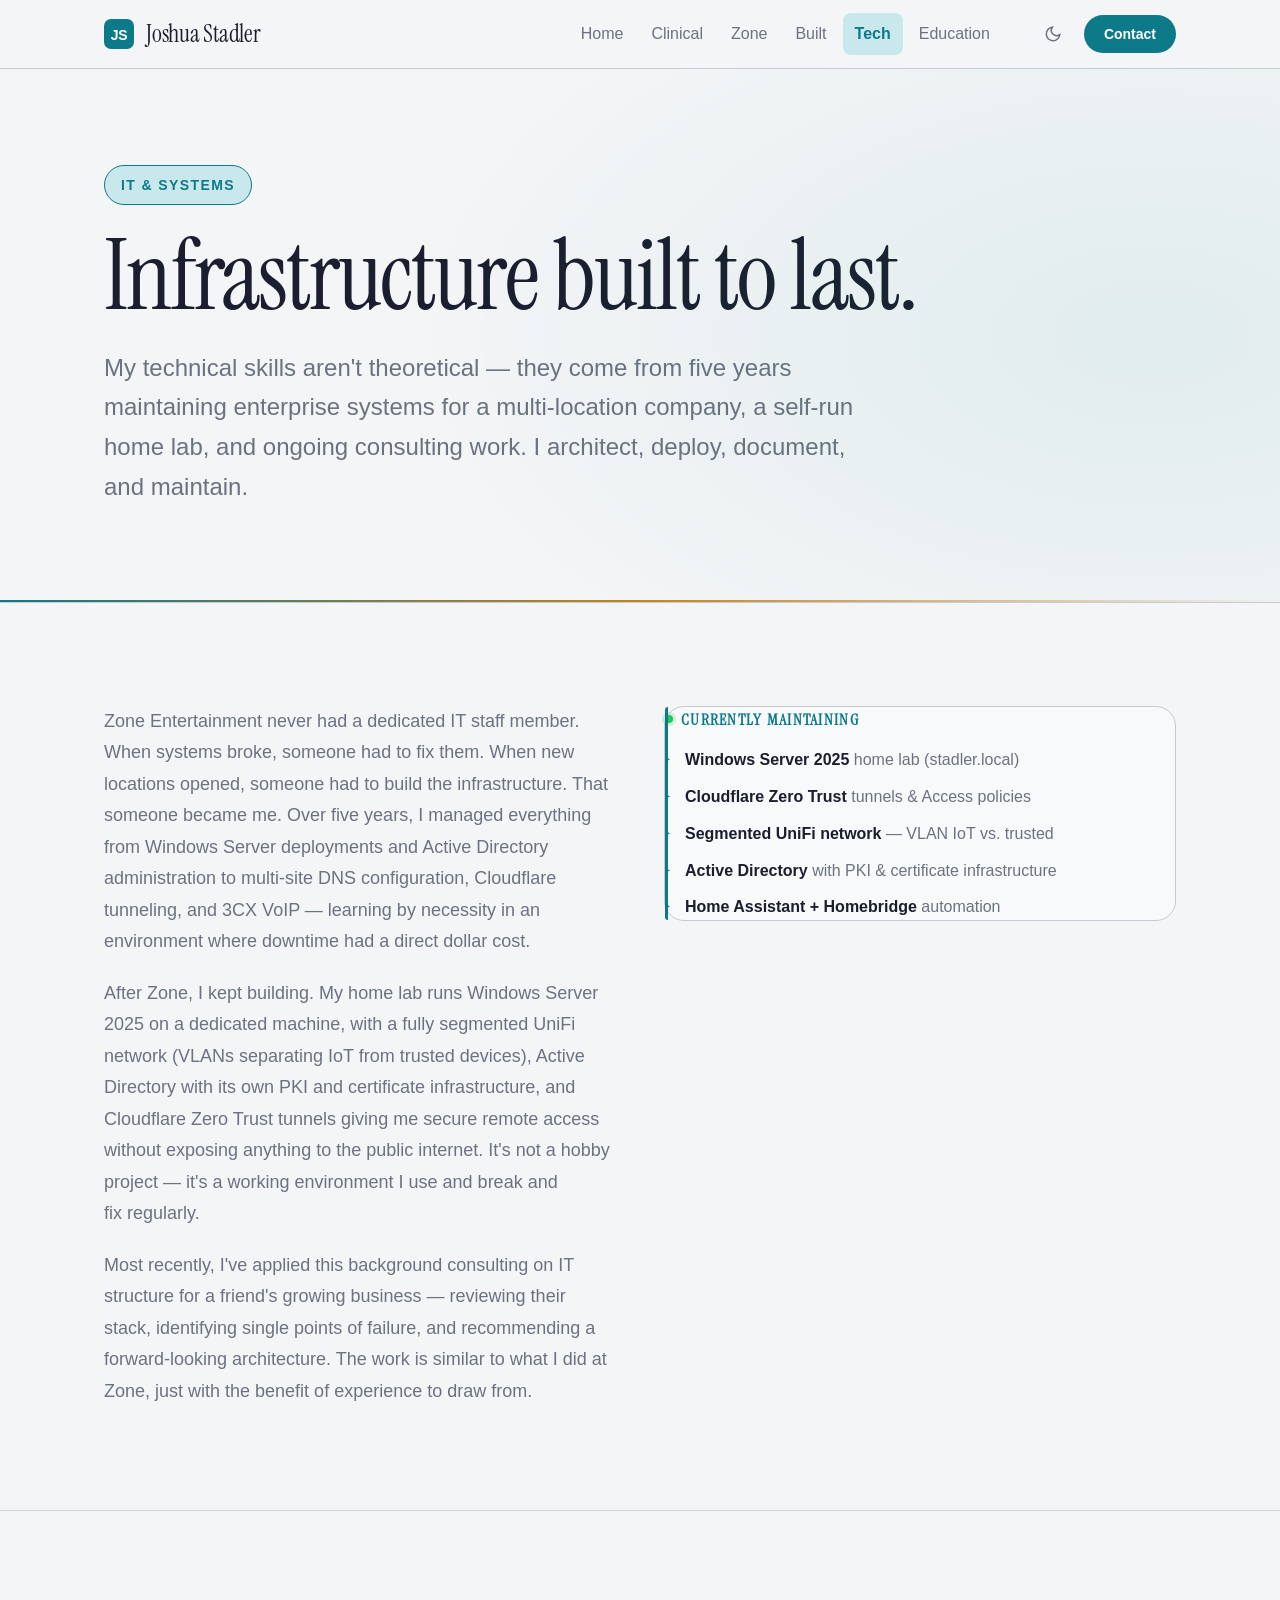
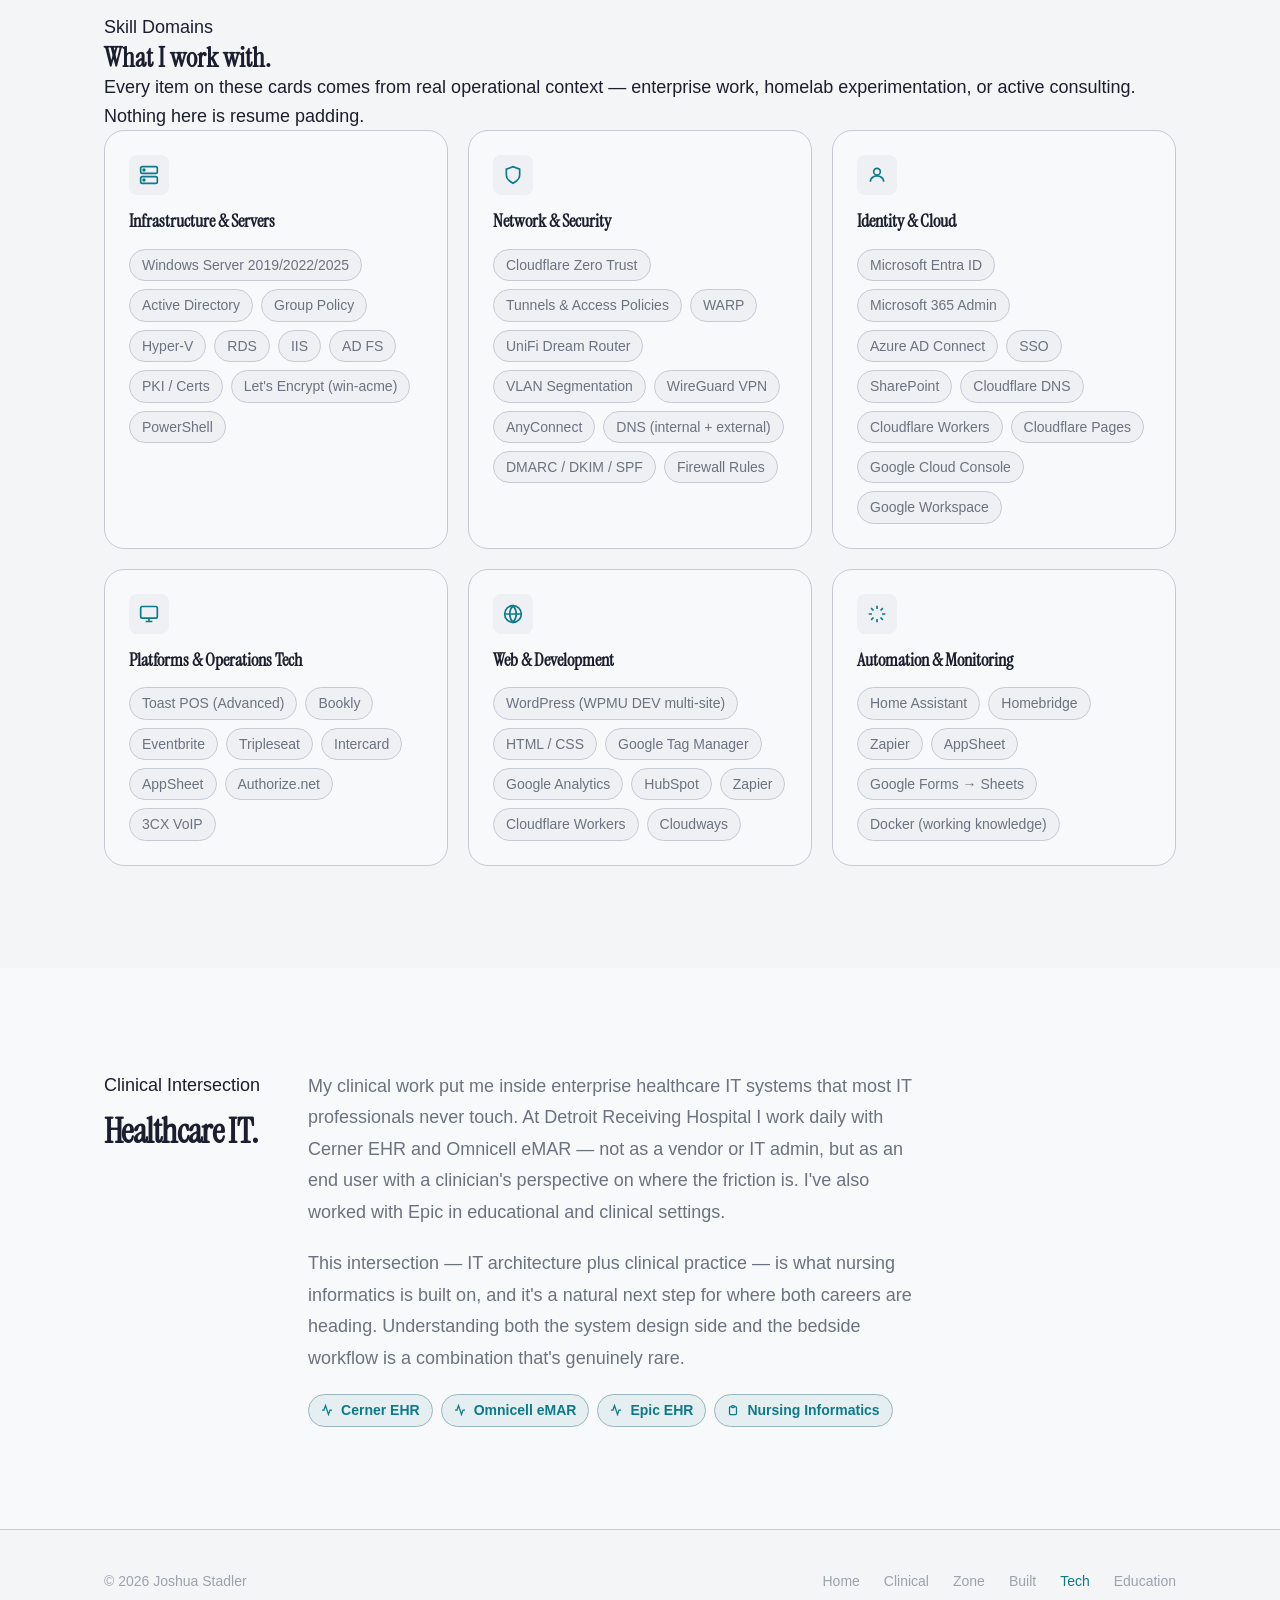
<file: portfolio/tech.html>
<!DOCTYPE html>
<html lang="en">
<head>
  <meta charset="UTF-8" />
  <meta name="viewport" content="width=device-width, initial-scale=1.0" />
  <title>IT & Systems — Joshua Stadler</title>
  <meta name="description" content="Joshua Stadler's IT and systems expertise — enterprise infrastructure, homelab, Cloudflare Zero Trust, Windows Server, UniFi networking, and healthcare IT." />
  <meta property="og:title" content="IT & Systems — Joshua Stadler" />
  <meta property="og:description" content="Five years of enterprise IT, a self-run homelab, and active consulting work. Infrastructure built to last." />
  <meta property="og:type" content="website" />

  <link rel="preconnect" href="https://fonts.googleapis.com" />
  <link rel="preconnect" href="https://fonts.gstatic.com" crossorigin />
  <link href="https://fonts.googleapis.com/css2?family=Instrument+Serif:ital@0;1&display=swap" rel="stylesheet" />
  <link href="https://api.fontshare.com/v2/css?f[]=satoshi@300,400,500,600,700&display=swap" rel="stylesheet" />
  <link rel="stylesheet" href="shared.css" />

  <style>
    /* ---- PAGE-SPECIFIC: tech.html ---- */

    /* Hero accent line */
    .page-hero { position: relative; overflow: hidden; }
    .page-hero::after {
      content: '';
      position: absolute;
      bottom: 0; left: 0; right: 0;
      height: 2px;
      background: linear-gradient(90deg, var(--color-primary), var(--color-accent), transparent);
    }

    /* ---- NARRATIVE SECTION ---- */
    .narrative-grid {
      display: grid;
      grid-template-columns: 1fr;
      gap: var(--space-10);
    }
    @media (min-width: 768px) {
      .narrative-grid { grid-template-columns: 1fr 1fr; gap: var(--space-12); align-items: start; }
    }

    .narrative-prose p {
      font-size: var(--text-base);
      color: var(--color-text-muted);
      line-height: 1.75;
      margin-bottom: var(--space-5);
    }
    .narrative-prose p:last-child { margin-bottom: 0; }

    .callout-live {
      background: var(--color-surface);
      border: 1px solid var(--color-border);
      border-radius: var(--radius-xl);
      padding: var(--space-6) var(--space-7);
      position: relative;
    }
    .callout-live::before {
      content: '';
      position: absolute;
      top: 0; left: 0;
      width: 3px; height: 100%;
      background: var(--color-primary);
      border-radius: var(--radius-lg) 0 0 var(--radius-lg);
    }
    .callout-live-heading {
      font-family: var(--font-display);
      font-size: var(--text-sm);
      font-weight: 800;
      letter-spacing: 0.08em;
      text-transform: uppercase;
      color: var(--color-primary);
      margin-bottom: var(--space-4);
      display: flex;
      align-items: center;
      gap: var(--space-2);
    }
    .callout-live-heading::before {
      content: '';
      display: inline-block;
      width: 8px; height: 8px;
      background: #22c55e;
      border-radius: 50%;
      box-shadow: 0 0 0 3px color-mix(in srgb, #22c55e 20%, transparent);
      flex-shrink: 0;
    }
    .callout-live ul {
      list-style: none;
      display: flex;
      flex-direction: column;
      gap: var(--space-3);
    }
    .callout-live li {
      font-size: var(--text-sm);
      color: var(--color-text-muted);
      padding-left: var(--space-5);
      position: relative;
      line-height: 1.55;
    }
    .callout-live li::before {
      content: '▸';
      position: absolute; left: 0;
      color: var(--color-primary);
      font-size: 10px;
      top: 3px;
    }
    .callout-live li strong {
      color: var(--color-text);
      font-weight: 600;
    }

    /* ---- SKILL DOMAIN CARDS ---- */
    .skill-grid {
      display: grid;
      grid-template-columns: 1fr;
      gap: var(--space-5);
    }
    @media (min-width: 640px) { .skill-grid { grid-template-columns: repeat(2, 1fr); } }
    @media (min-width: 1024px) { .skill-grid { grid-template-columns: repeat(3, 1fr); } }

    .skill-card {
      background: var(--color-surface);
      border: 1px solid var(--color-border);
      border-radius: var(--radius-xl);
      padding: var(--space-6) var(--space-6);
      transition: transform var(--transition), box-shadow var(--transition), border-color var(--transition);
    }
    .skill-card:hover {
      transform: translateY(-2px);
      box-shadow: var(--shadow-md);
      border-color: color-mix(in srgb, var(--color-primary) 35%, var(--color-border));
    }

    .skill-card-icon {
      width: 40px; height: 40px;
      background: var(--color-surface-offset);
      border-radius: var(--radius-md);
      display: flex; align-items: center; justify-content: center;
      color: var(--color-primary);
      margin-bottom: var(--space-4);
      transition: background var(--transition);
    }
    .skill-card:hover .skill-card-icon {
      background: color-mix(in srgb, var(--color-primary) 12%, var(--color-surface-offset));
    }

    .skill-card h3 {
      font-family: var(--font-display);
      font-size: var(--text-base);
      font-weight: 800;
      color: var(--color-text);
      margin-bottom: var(--space-4);
      line-height: 1.2;
    }

    .skill-tags {
      display: flex;
      flex-wrap: wrap;
      gap: var(--space-2);
    }
    .skill-tags .tag { cursor: default; }

    /* ---- HEALTHCARE IT CALLOUT ---- */
    .healthcare-section {
      background: var(--color-surface);
    }

    .healthcare-inner {
      display: grid;
      grid-template-columns: 1fr;
      gap: var(--space-8);
    }
    @media (min-width: 768px) {
      .healthcare-inner {
        grid-template-columns: auto 1fr;
        align-items: start;
        gap: var(--space-12);
      }
    }

    .healthcare-label-col {
      display: flex;
      flex-direction: column;
      gap: var(--space-3);
    }

    .healthcare-title {
      font-family: var(--font-display);
      font-size: var(--text-xl);
      font-weight: 900;
      letter-spacing: -0.02em;
      color: var(--color-text);
      white-space: nowrap;
    }

    .healthcare-content p {
      font-size: var(--text-base);
      color: var(--color-text-muted);
      line-height: 1.75;
      margin-bottom: var(--space-5);
      max-width: 62ch;
    }
    .healthcare-content p:last-child { margin-bottom: 0; }

    .ehr-tags {
      display: flex;
      flex-wrap: wrap;
      gap: var(--space-2);
      margin-top: var(--space-5);
    }

    .tag-ehr {
      display: inline-flex; align-items: center; gap: var(--space-2);
      font-size: var(--text-xs); font-weight: 600;
      background: color-mix(in srgb, var(--color-primary) 8%, var(--color-surface));
      border: 1px solid color-mix(in srgb, var(--color-primary) 25%, var(--color-border));
      color: var(--color-primary);
      padding: 4px 12px;
      border-radius: var(--radius-full);
    }

    /* ---- DIVIDER RULE ---- */
    .section-divider {
      border: none;
      border-top: 1px solid var(--color-divider);
      margin: 0;
    }
  </style>
</head>
<body>

  <!-- NAV -->
  <header class="site-nav">
    <div class="container nav-inner">
      <a href="index.html" class="nav-logo">
        <svg width="30" height="30" viewBox="0 0 30 30" fill="none"><rect width="30" height="30" rx="7" fill="var(--color-primary)"/><text x="15" y="21" text-anchor="middle" font-family="sans-serif" font-size="14" font-weight="800" fill="#fff">JS</text></svg>
        <span class="nav-logo-name">Joshua Stadler</span>
      </a>
      <ul class="nav-links" role="list">
        <li><a href="index.html">Home</a></li>
        <li><a href="clinical.html">Clinical</a></li>
        <li><a href="zone.html">Zone</a></li>
        <li><a href="built.html">Built</a></li>
        <li><a href="tech.html" class="active">Tech</a></li>
        <li><a href="education.html">Education</a></li>
      </ul>
      <div class="nav-right">
        <button class="theme-btn" data-theme-toggle aria-label="Toggle theme"></button>
        <a href="mailto:info@joshuamstadler.com" class="btn-contact">Contact</a>
        <button class="hamburger" id="nav-toggle" aria-expanded="false" aria-label="Open menu">
          <span></span><span></span><span></span>
        </button>
      </div>
    </div>
    <nav class="mobile-menu" id="mobile-menu">
      <a href="index.html">Home</a>
      <a href="clinical.html">Clinical</a>
      <a href="zone.html">Zone Entertainment</a>
      <a href="built.html">Things I Built</a>
      <a href="tech.html" class="active">IT & Systems</a>
      <a href="education.html">Education</a>
      <a href="mailto:info@joshuamstadler.com">Contact</a>
    </nav>
  </header>

  <main>

    <!-- HERO -->
    <section class="page-hero">
      <div class="container">
        <div class="page-eyebrow">IT &amp; Systems</div>
        <h1 class="page-title">Infrastructure built to last.</h1>
        <p class="page-lead">My technical skills aren't theoretical — they come from five years maintaining enterprise systems for a multi-location company, a self-run home lab, and ongoing consulting work. I architect, deploy, document, and maintain.</p>
      </div>
    </section>

    <!-- NARRATIVE INTRO -->
    <section class="section reveal">
      <div class="container">
        <div class="narrative-grid">

          <div class="narrative-prose">
            <p>Zone Entertainment never had a dedicated IT staff member. When systems broke, someone had to fix them. When new locations opened, someone had to build the infrastructure. That someone became me. Over five years, I managed everything from Windows Server deployments and Active Directory administration to multi-site DNS configuration, Cloudflare tunneling, and 3CX VoIP — learning by necessity in an environment where downtime had a direct dollar cost.</p>
            <p>After Zone, I kept building. My home lab runs Windows Server 2025 on a dedicated machine, with a fully segmented UniFi network (VLANs separating IoT from trusted devices), Active Directory with its own PKI and certificate infrastructure, and Cloudflare Zero Trust tunnels giving me secure remote access without exposing anything to the public internet. It's not a hobby project — it's a working environment I use and break and fix regularly.</p>
            <p>Most recently, I've applied this background consulting on IT structure for a friend's growing business — reviewing their stack, identifying single points of failure, and recommending a forward-looking architecture. The work is similar to what I did at Zone, just with the benefit of experience to draw from.</p>
          </div>

          <div>
            <div class="callout-live">
              <div class="callout-live-heading">Currently maintaining</div>
              <ul>
                <li><strong>Windows Server 2025</strong> home lab (stadler.local)</li>
                <li><strong>Cloudflare Zero Trust</strong> tunnels &amp; Access policies</li>
                <li><strong>Segmented UniFi network</strong> — VLAN IoT vs. trusted</li>
                <li><strong>Active Directory</strong> with PKI &amp; certificate infrastructure</li>
                <li><strong>Home Assistant + Homebridge</strong> automation</li>
              </ul>
            </div>
          </div>

        </div>
      </div>
    </section>

    <hr class="section-divider" />

    <!-- SKILL DOMAINS -->
    <section class="section reveal">
      <div class="container">
        <div class="section-label">Skill Domains</div>
        <h2 class="section-title">What I work with.</h2>
        <p class="section-body">Every item on these cards comes from real operational context — enterprise work, homelab experimentation, or active consulting. Nothing here is resume padding.</p>

        <div class="skill-grid">

          <!-- Infrastructure & Servers -->
          <div class="skill-card">
            <div class="skill-card-icon" aria-hidden="true">
              <svg width="20" height="20" viewBox="0 0 24 24" fill="none" stroke="currentColor" stroke-width="2"><rect x="2" y="2" width="20" height="8" rx="2"/><rect x="2" y="14" width="20" height="8" rx="2"/><circle cx="6" cy="6" r="1" fill="currentColor"/><circle cx="6" cy="18" r="1" fill="currentColor"/></svg>
            </div>
            <h3>Infrastructure &amp; Servers</h3>
            <div class="skill-tags">
              <span class="tag">Windows Server 2019/2022/2025</span>
              <span class="tag">Active Directory</span>
              <span class="tag">Group Policy</span>
              <span class="tag">Hyper-V</span>
              <span class="tag">RDS</span>
              <span class="tag">IIS</span>
              <span class="tag">AD FS</span>
              <span class="tag">PKI / Certs</span>
              <span class="tag">Let's Encrypt (win-acme)</span>
              <span class="tag">PowerShell</span>
            </div>
          </div>

          <!-- Network & Security -->
          <div class="skill-card">
            <div class="skill-card-icon" aria-hidden="true">
              <svg width="20" height="20" viewBox="0 0 24 24" fill="none" stroke="currentColor" stroke-width="2"><path d="M12 22s8-4 8-10V5l-8-3-8 3v7c0 6 8 10 8 10z"/></svg>
            </div>
            <h3>Network &amp; Security</h3>
            <div class="skill-tags">
              <span class="tag">Cloudflare Zero Trust</span>
              <span class="tag">Tunnels &amp; Access Policies</span>
              <span class="tag">WARP</span>
              <span class="tag">UniFi Dream Router</span>
              <span class="tag">VLAN Segmentation</span>
              <span class="tag">WireGuard VPN</span>
              <span class="tag">AnyConnect</span>
              <span class="tag">DNS (internal + external)</span>
              <span class="tag">DMARC / DKIM / SPF</span>
              <span class="tag">Firewall Rules</span>
            </div>
          </div>

          <!-- Identity & Cloud -->
          <div class="skill-card">
            <div class="skill-card-icon" aria-hidden="true">
              <svg width="20" height="20" viewBox="0 0 24 24" fill="none" stroke="currentColor" stroke-width="2"><circle cx="12" cy="8" r="4"/><path d="M4 20c0-4 3.6-7 8-7s8 3 8 7"/></svg>
            </div>
            <h3>Identity &amp; Cloud</h3>
            <div class="skill-tags">
              <span class="tag">Microsoft Entra ID</span>
              <span class="tag">Microsoft 365 Admin</span>
              <span class="tag">Azure AD Connect</span>
              <span class="tag">SSO</span>
              <span class="tag">SharePoint</span>
              <span class="tag">Cloudflare DNS</span>
              <span class="tag">Cloudflare Workers</span>
              <span class="tag">Cloudflare Pages</span>
              <span class="tag">Google Cloud Console</span>
              <span class="tag">Google Workspace</span>
            </div>
          </div>

          <!-- Platforms & Operations Tech -->
          <div class="skill-card">
            <div class="skill-card-icon" aria-hidden="true">
              <svg width="20" height="20" viewBox="0 0 24 24" fill="none" stroke="currentColor" stroke-width="2"><rect x="2" y="3" width="20" height="14" rx="2"/><path d="M8 21h8M12 17v4"/></svg>
            </div>
            <h3>Platforms &amp; Operations Tech</h3>
            <div class="skill-tags">
              <span class="tag">Toast POS (Advanced)</span>
              <span class="tag">Bookly</span>
              <span class="tag">Eventbrite</span>
              <span class="tag">Tripleseat</span>
              <span class="tag">Intercard</span>
              <span class="tag">AppSheet</span>
              <span class="tag">Authorize.net</span>
              <span class="tag">3CX VoIP</span>
            </div>
          </div>

          <!-- Web & Development -->
          <div class="skill-card">
            <div class="skill-card-icon" aria-hidden="true">
              <svg width="20" height="20" viewBox="0 0 24 24" fill="none" stroke="currentColor" stroke-width="2"><circle cx="12" cy="12" r="10"/><path d="M2 12h20M12 2a15.3 15.3 0 0 1 4 10 15.3 15.3 0 0 1-4 10 15.3 15.3 0 0 1-4-10 15.3 15.3 0 0 1 4-10z"/></svg>
            </div>
            <h3>Web &amp; Development</h3>
            <div class="skill-tags">
              <span class="tag">WordPress (WPMU DEV multi-site)</span>
              <span class="tag">HTML / CSS</span>
              <span class="tag">Google Tag Manager</span>
              <span class="tag">Google Analytics</span>
              <span class="tag">HubSpot</span>
              <span class="tag">Zapier</span>
              <span class="tag">Cloudflare Workers</span>
              <span class="tag">Cloudways</span>
            </div>
          </div>

          <!-- Automation & Monitoring -->
          <div class="skill-card">
            <div class="skill-card-icon" aria-hidden="true">
              <svg width="20" height="20" viewBox="0 0 24 24" fill="none" stroke="currentColor" stroke-width="2"><path d="M12 2v4M12 18v4M4.93 4.93l2.83 2.83M16.24 16.24l2.83 2.83M2 12h4M18 12h4M4.93 19.07l2.83-2.83M16.24 7.76l2.83-2.83"/></svg>
            </div>
            <h3>Automation &amp; Monitoring</h3>
            <div class="skill-tags">
              <span class="tag">Home Assistant</span>
              <span class="tag">Homebridge</span>
              <span class="tag">Zapier</span>
              <span class="tag">AppSheet</span>
              <span class="tag">Google Forms → Sheets</span>
              <span class="tag">Docker (working knowledge)</span>
            </div>
          </div>

        </div>
      </div>
    </section>

    <!-- HEALTHCARE IT -->
    <section class="section healthcare-section reveal">
      <div class="container">
        <div class="healthcare-inner">

          <div class="healthcare-label-col">
            <div class="section-label">Clinical Intersection</div>
            <h2 class="healthcare-title">Healthcare IT.</h2>
          </div>

          <div class="healthcare-content">
            <p>My clinical work put me inside enterprise healthcare IT systems that most IT professionals never touch. At Detroit Receiving Hospital I work daily with Cerner EHR and Omnicell eMAR — not as a vendor or IT admin, but as an end user with a clinician's perspective on where the friction is. I've also worked with Epic in educational and clinical settings.</p>
            <p>This intersection — IT architecture plus clinical practice — is what nursing informatics is built on, and it's a natural next step for where both careers are heading. Understanding both the system design side and the bedside workflow is a combination that's genuinely rare.</p>
            <div class="ehr-tags">
              <span class="tag-ehr">
                <svg width="12" height="12" viewBox="0 0 24 24" fill="none" stroke="currentColor" stroke-width="2.5"><path d="M22 12h-4l-3 9L9 3l-3 9H2"/></svg>
                Cerner EHR
              </span>
              <span class="tag-ehr">
                <svg width="12" height="12" viewBox="0 0 24 24" fill="none" stroke="currentColor" stroke-width="2.5"><path d="M22 12h-4l-3 9L9 3l-3 9H2"/></svg>
                Omnicell eMAR
              </span>
              <span class="tag-ehr">
                <svg width="12" height="12" viewBox="0 0 24 24" fill="none" stroke="currentColor" stroke-width="2.5"><path d="M22 12h-4l-3 9L9 3l-3 9H2"/></svg>
                Epic EHR
              </span>
              <span class="tag-ehr">
                <svg width="12" height="12" viewBox="0 0 24 24" fill="none" stroke="currentColor" stroke-width="2.5"><path d="M9 5H7a2 2 0 0 0-2 2v12a2 2 0 0 0 2 2h10a2 2 0 0 0 2-2V7a2 2 0 0 0-2-2h-2M9 5a2 2 0 0 0 2 2h2a2 2 0 0 0 2-2M9 5a2 2 0 0 1 2-2h2a2 2 0 0 1 2 2"/></svg>
                Nursing Informatics
              </span>
            </div>
          </div>

        </div>
      </div>
    </section>

  </main>

  <!-- FOOTER -->
  <footer class="site-footer">
    <div class="container footer-inner">
      <span>© 2026 Joshua Stadler</span>
      <nav class="footer-links">
        <a href="index.html">Home</a>
        <a href="clinical.html">Clinical</a>
        <a href="zone.html">Zone</a>
        <a href="built.html">Built</a>
        <a href="tech.html" class="active">Tech</a>
        <a href="education.html">Education</a>
      </nav>
    </div>
  </footer>

  <script src="shared.js"></script>
<script data-pplx-inline-edit>
(function(){
  if(window===window.top)return;
  function inlineAll(orig,clone){
    if(orig.nodeType!==1)return;
    try{
      var cs=getComputedStyle(orig);
      var t='';
      for(var i=0;i<cs.length;i++){t+=cs[i]+':'+cs.getPropertyValue(cs[i])+';';}
      clone.style.cssText=t;
    }catch(e){}
    var oc=orig.children,cc=clone.children;
    for(var j=0;j<oc.length&&j<cc.length;j++){inlineAll(oc[j],cc[j]);}
  }
  function stripExternal(clone){
    var imgs=clone.querySelectorAll('img');
    for(var i=0;i<imgs.length;i++){
      var s=imgs[i].getAttribute('src');
      if(s&&!s.startsWith('data:'))imgs[i].removeAttribute('src');
    }
    var all=clone.querySelectorAll('*');
    for(var i=0;i<all.length;i++){
      var st=all[i].style.cssText;
      if(st&&st.indexOf('url(')>=0){
        all[i].style.cssText=st.replace(/url\(["']?(?!data:)[^)"']*["']?\)/gi,'none');
      }
    }
  }
  var scrollRaf=0;
  function emitScroll(){
    scrollRaf=0;
    var x=window.scrollX||window.pageXOffset||0;
    var y=window.scrollY||window.pageYOffset||0;
    window.parent.postMessage({type:'INLINE_EDIT_SCROLL',scrollX:x,scrollY:y},'*');
  }
  window.addEventListener('scroll',function(){
    if(scrollRaf)return;
    scrollRaf=requestAnimationFrame(emitScroll);
  },{passive:true,capture:true});
  emitScroll();
  window.addEventListener('message',function(e){
    if(!e.data||e.data.type!=='INLINE_EDIT_CAPTURE_REQUEST')return;
    var scrollX=window.scrollX||window.pageXOffset||0;
    var scrollY=window.scrollY||window.pageYOffset||0;
    var w=window.innerWidth,h=window.innerHeight;
    try{
      var clone=document.documentElement.cloneNode(true);
      var rm=clone.querySelectorAll('script,link[rel="stylesheet"],style');
      for(var i=0;i<rm.length;i++){rm[i].remove();}
      inlineAll(document.documentElement,clone);
      stripExternal(clone);
      var html=new XMLSerializer().serializeToString(clone);
      var svg='<svg xmlns="http://www.w3.org/2000/svg" width="'+w+'" height="'+h+'">'
        +'<foreignObject width="100%" height="100%">'
        +'<div xmlns="http://www.w3.org/1999/xhtml" style="width:'+w+'px;height:'+h+'px;overflow:hidden">'
        +'<div style="transform:translate(-'+scrollX+'px,-'+scrollY+'px);transform-origin:top left">'
        +html+'</div></div></foreignObject></svg>';
      var svgUrl='data:image/svg+xml;charset=utf-8,'+encodeURIComponent(svg);
      var img=new Image();
      img.onload=function(){
        var c=document.createElement('canvas');c.width=w;c.height=h;
        c.getContext('2d').drawImage(img,0,0);
        window.parent.postMessage({type:'INLINE_EDIT_SCREENSHOT_RESULT',dataUrl:c.toDataURL('image/png'),scrollX:scrollX,scrollY:scrollY},'*');
      };
      img.onerror=function(){
        window.parent.postMessage({type:'INLINE_EDIT_SCREENSHOT_RESULT',dataUrl:null,scrollX:scrollX,scrollY:scrollY},'*');
      };
      img.src=svgUrl;
    }catch(err){
      window.parent.postMessage({type:'INLINE_EDIT_SCREENSHOT_RESULT',dataUrl:null,scrollX:scrollX,scrollY:scrollY},'*');
    }
  });
})();
</script></body>
</html>
</file>
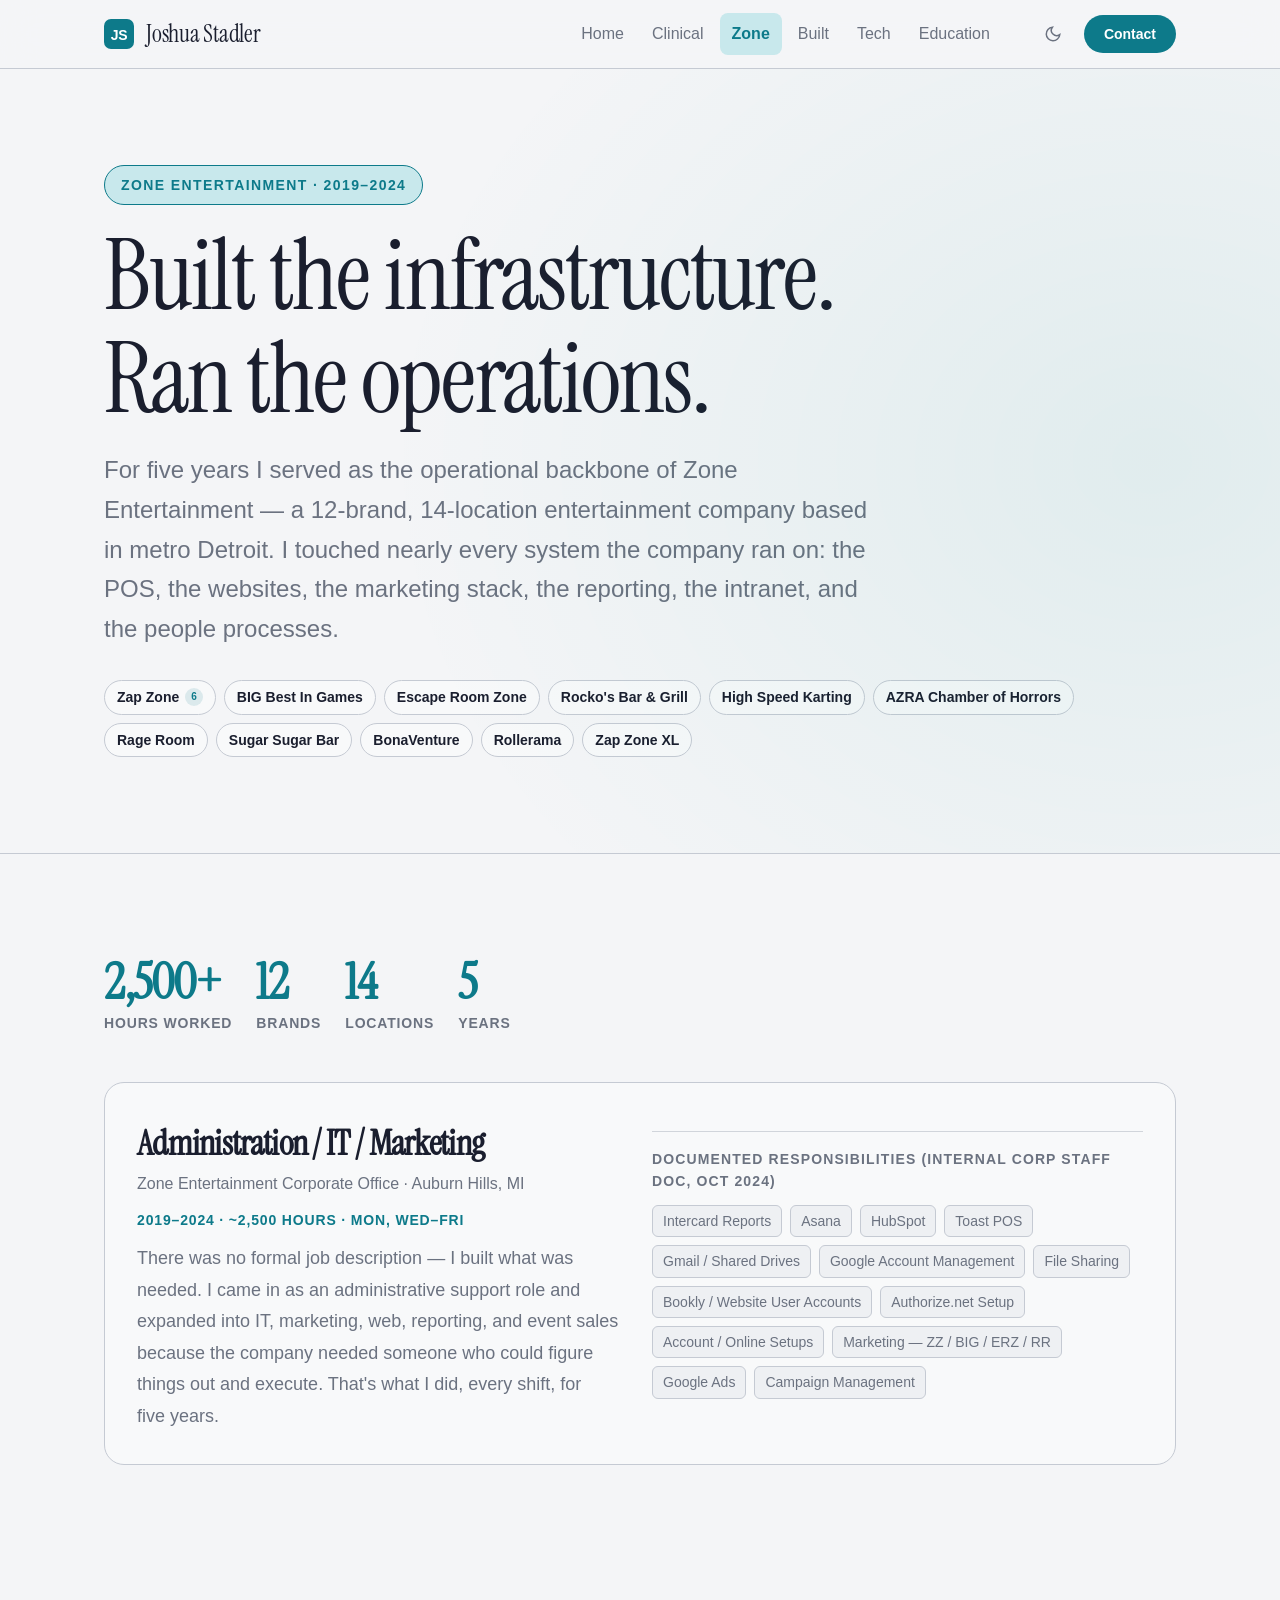
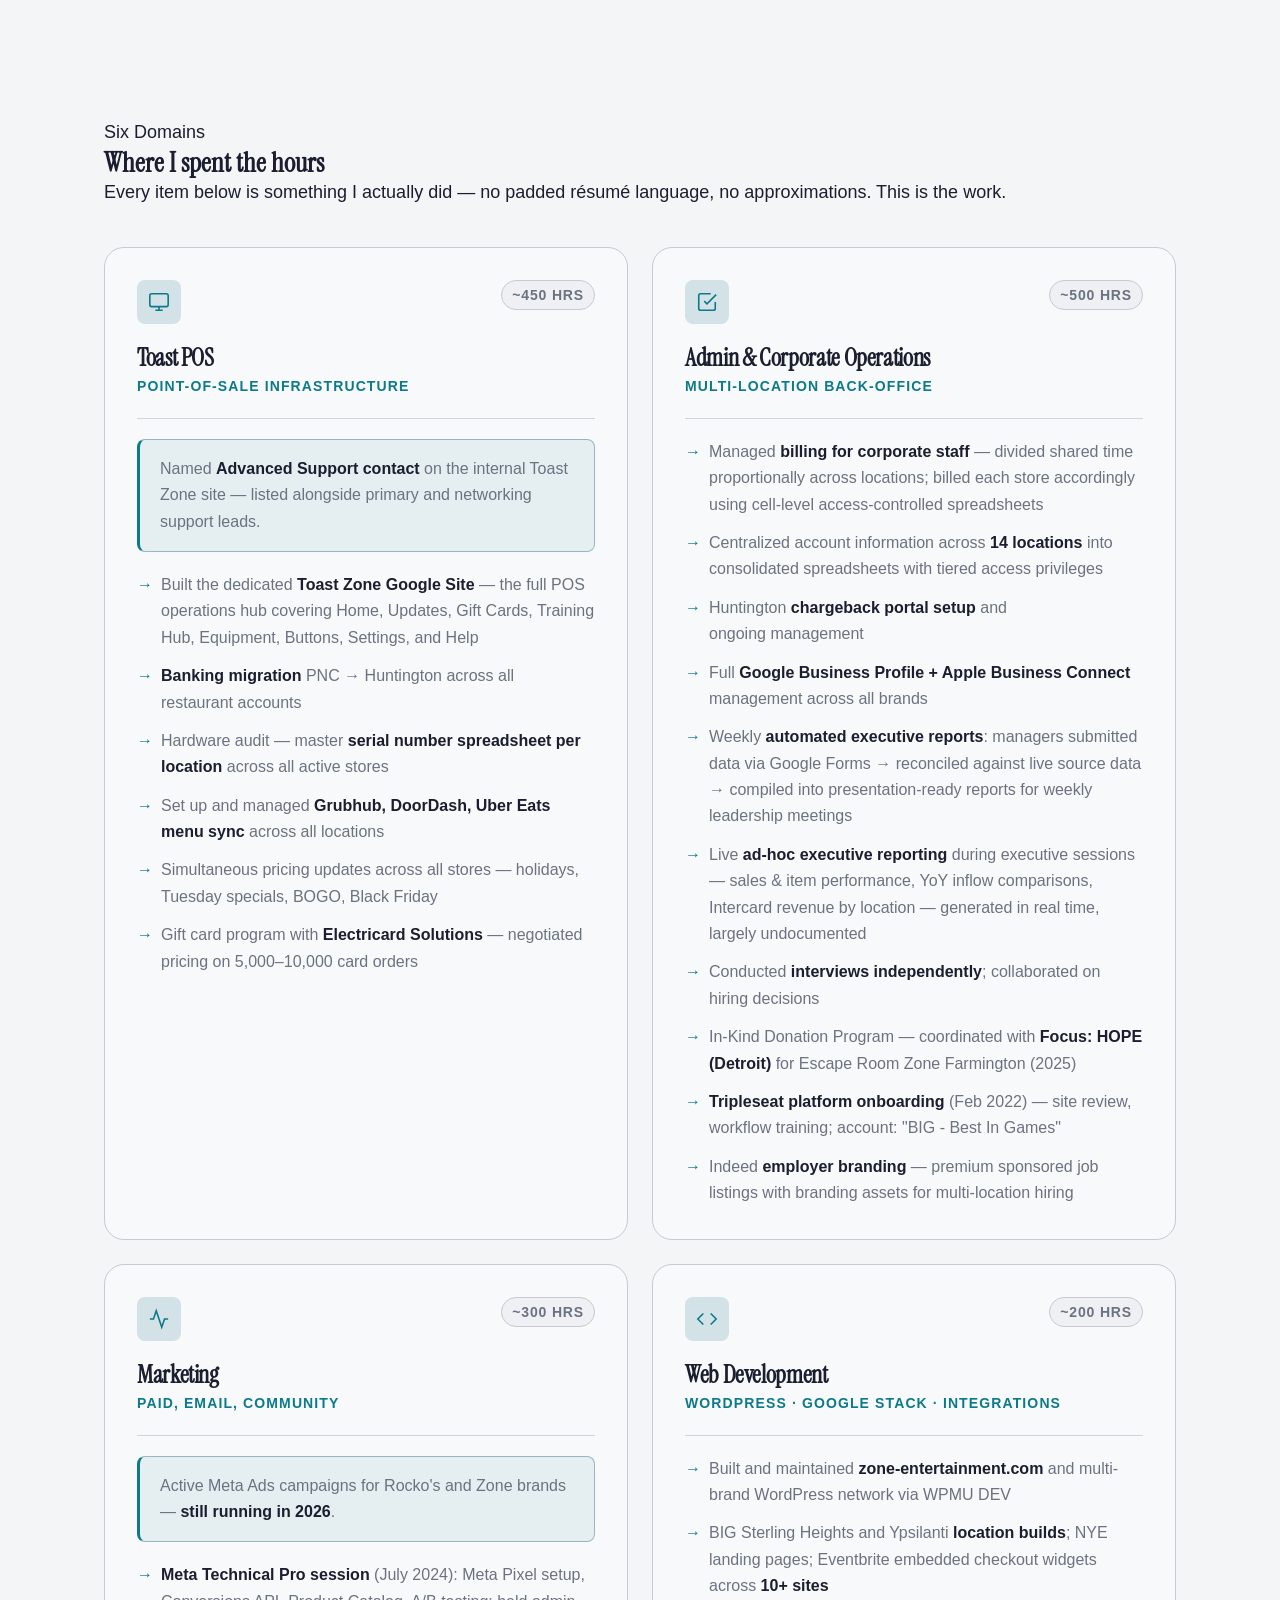
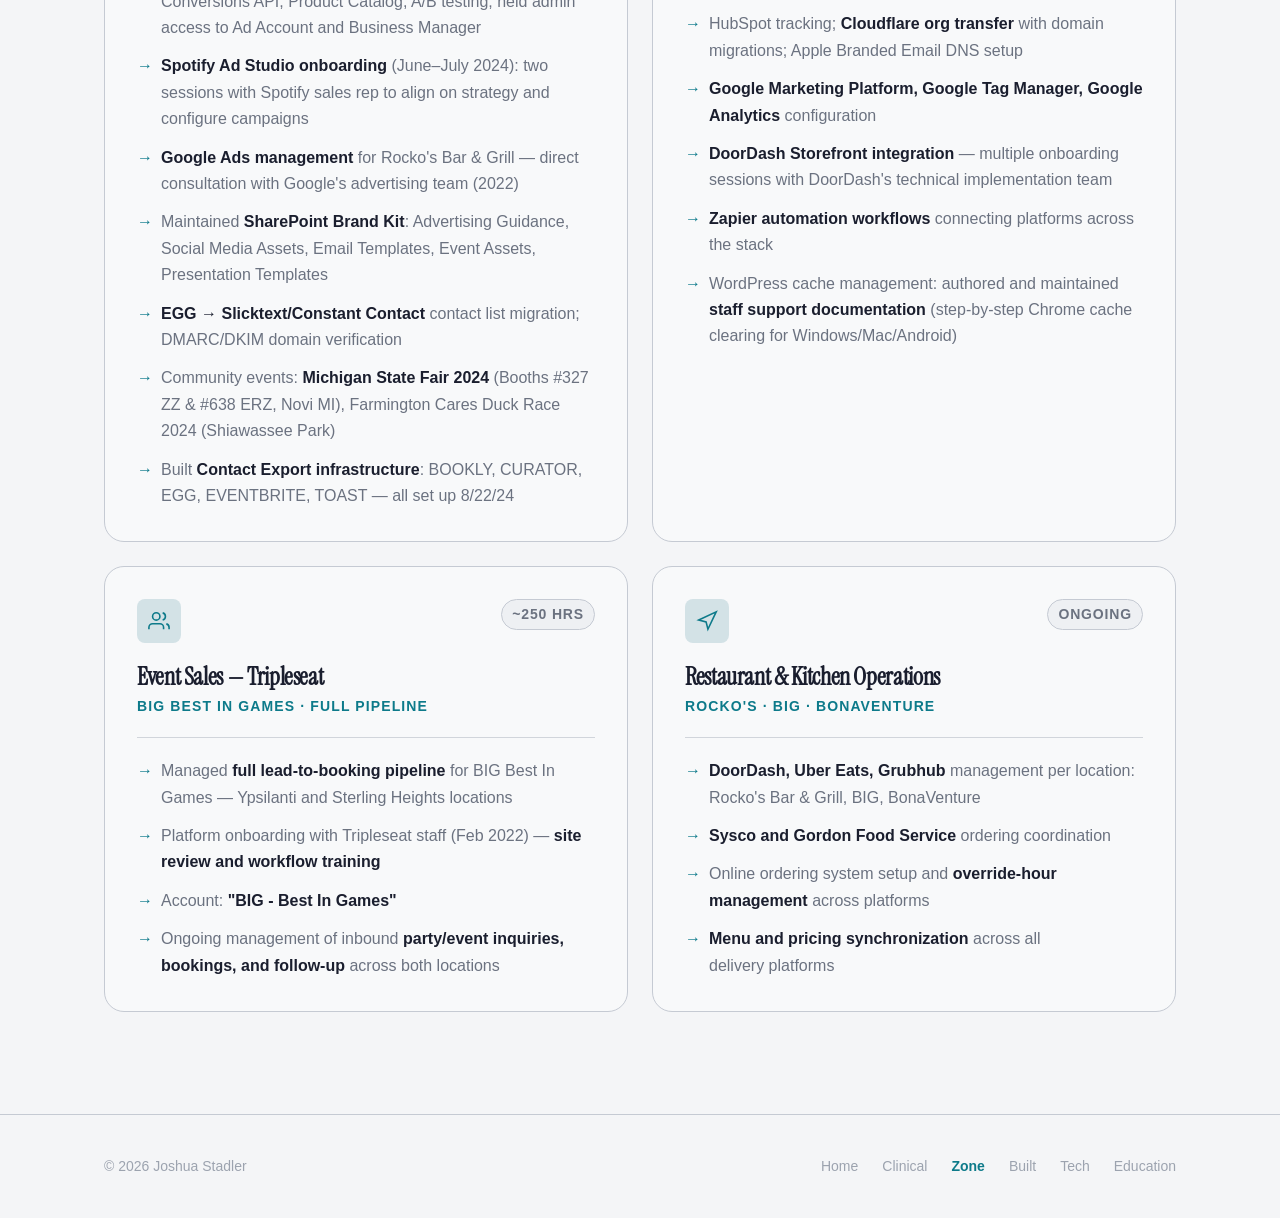
<file: portfolio/zone.html>
<!DOCTYPE html>
<html lang="en">
<head>
  <meta charset="UTF-8" />
  <meta name="viewport" content="width=device-width, initial-scale=1.0" />
  <title>Zone Entertainment — Joshua Stadler</title>
  <meta name="description" content="For five years Joshua Stadler served as the operational backbone of Zone Entertainment — a 12-brand, 14-location entertainment company based in metro Detroit." />
  <meta property="og:title" content="Zone Entertainment — Joshua Stadler" />
  <meta property="og:description" content="Built the infrastructure. Ran the operations. 2,500+ hours across Toast POS, marketing, web, admin, and event sales." />
  <meta property="og:type" content="website" />

  <link rel="preconnect" href="https://fonts.googleapis.com" />
  <link rel="preconnect" href="https://fonts.gstatic.com" crossorigin />
  <link href="https://fonts.googleapis.com/css2?family=Instrument+Serif:ital@0;1&display=swap" rel="stylesheet" />
  <link href="https://api.fontshare.com/v2/css?f[]=satoshi@300,400,500,600,700&display=swap" rel="stylesheet" />
  <link rel="stylesheet" href="shared.css" />

  <style>
    /* ---- PAGE-SPECIFIC: zone.html ---- */

    /* Brand strip */
    .brand-strip {
      display: flex;
      flex-wrap: wrap;
      gap: var(--space-2);
      margin-top: var(--space-8);
    }
    .brand-pill {
      display: inline-flex;
      align-items: center;
      gap: 6px;
      font-size: var(--text-xs);
      font-weight: 600;
      background: var(--color-surface);
      border: 1px solid var(--color-border);
      color: var(--color-text);
      padding: 5px 12px;
      border-radius: var(--radius-full);
      transition: border-color var(--transition), background var(--transition);
    }
    .brand-pill:hover {
      border-color: var(--color-primary);
      background: var(--color-primary-soft);
    }
    .brand-pill-count {
      font-size: 10px;
      font-weight: 700;
      color: var(--color-primary);
      background: color-mix(in srgb, var(--color-primary) 12%, transparent);
      padding: 1px 6px;
      border-radius: var(--radius-full);
    }

    /* Role overview card */
    .role-card {
      background: var(--color-surface);
      border: 1px solid var(--color-border);
      border-radius: var(--radius-xl);
      padding: var(--space-8);
      margin-block: var(--space-12);
      display: grid;
      gap: var(--space-6);
    }
    @media (min-width: 720px) {
      .role-card { grid-template-columns: 1fr 1fr; align-items: start; }
    }
    .role-card-meta { display: flex; flex-direction: column; gap: var(--space-3); }
    .role-title {
      font-family: var(--font-display);
      font-size: var(--text-xl);
      font-weight: 900;
      letter-spacing: -0.02em;
      color: var(--color-text);
    }
    .role-org {
      font-size: var(--text-sm);
      color: var(--color-text-muted);
      font-weight: 500;
    }
    .role-dates {
      display: inline-flex;
      align-items: center;
      gap: var(--space-2);
      font-size: var(--text-xs);
      font-weight: 700;
      letter-spacing: 0.06em;
      text-transform: uppercase;
      color: var(--color-primary);
    }
    .role-narrative {
      font-size: var(--text-base);
      color: var(--color-text-muted);
      line-height: 1.75;
    }
    .role-responsibilities {
      margin-top: var(--space-4);
      padding-top: var(--space-4);
      border-top: 1px solid var(--color-divider);
    }
    .role-resp-label {
      font-size: var(--text-xs);
      font-weight: 700;
      letter-spacing: 0.08em;
      text-transform: uppercase;
      color: var(--color-text-muted);
      margin-bottom: var(--space-3);
    }
    .resp-tags {
      display: flex;
      flex-wrap: wrap;
      gap: var(--space-2);
    }
    .resp-tag {
      font-size: var(--text-xs);
      font-weight: 500;
      padding: 4px 10px;
      background: var(--color-surface-offset);
      border: 1px solid var(--color-border);
      border-radius: var(--radius-sm);
      color: var(--color-text-muted);
    }

    /* Domain grid */
    .domain-grid {
      display: grid;
      grid-template-columns: 1fr;
      gap: var(--space-6);
    }
    @media (min-width: 820px) {
      .domain-grid { grid-template-columns: 1fr 1fr; }
    }

    /* Domain card */
    .domain-card {
      background: var(--color-surface);
      border: 1px solid var(--color-border);
      border-radius: var(--radius-xl);
      padding: var(--space-8);
      display: flex;
      flex-direction: column;
      gap: var(--space-5);
      transition: transform var(--transition), box-shadow var(--transition), border-color var(--transition);
    }
    .domain-card:hover {
      transform: translateY(-3px);
      box-shadow: var(--shadow-lg);
      border-color: color-mix(in srgb, var(--color-primary) 35%, var(--color-border));
    }

    .domain-card-header {
      display: flex;
      align-items: flex-start;
      justify-content: space-between;
      gap: var(--space-4);
    }

    .domain-icon {
      width: 44px; height: 44px;
      border-radius: var(--radius-md);
      background: color-mix(in srgb, var(--color-primary) 12%, var(--color-surface-offset));
      display: flex; align-items: center; justify-content: center;
      flex-shrink: 0;
      color: var(--color-primary);
    }

    .domain-hours {
      font-size: var(--text-xs);
      font-weight: 700;
      letter-spacing: 0.06em;
      text-transform: uppercase;
      color: var(--color-text-muted);
      background: var(--color-surface-offset);
      border: 1px solid var(--color-border);
      padding: 3px 10px;
      border-radius: var(--radius-full);
      white-space: nowrap;
    }

    .domain-title {
      font-family: var(--font-display);
      font-size: var(--text-lg);
      font-weight: 900;
      letter-spacing: -0.015em;
      color: var(--color-text);
      line-height: 1.15;
    }

    .domain-subtitle {
      font-size: var(--text-xs);
      font-weight: 700;
      letter-spacing: 0.08em;
      text-transform: uppercase;
      color: var(--color-primary);
      margin-top: var(--space-1);
    }

    .domain-divider {
      height: 1px;
      background: var(--color-divider);
    }

    /* Section header row */
    .section-header {
      margin-bottom: var(--space-10);
    }

    /* Stats row */
    .stats-row {
      display: flex;
      flex-wrap: wrap;
      gap: var(--space-6);
      margin-bottom: var(--space-10);
    }
    .stat-item {
      display: flex;
      flex-direction: column;
      gap: var(--space-1);
    }
    .stat-num {
      font-family: var(--font-display);
      font-size: var(--text-2xl);
      font-weight: 900;
      letter-spacing: -0.025em;
      color: var(--color-primary);
      line-height: 1;
    }
    .stat-label {
      font-size: var(--text-xs);
      font-weight: 600;
      letter-spacing: 0.06em;
      text-transform: uppercase;
      color: var(--color-text-muted);
    }

    /* Highlight callout */
    .highlight-callout {
      background: color-mix(in srgb, var(--color-primary) 8%, var(--color-surface));
      border: 1px solid color-mix(in srgb, var(--color-primary) 25%, var(--color-border));
      border-left: 3px solid var(--color-primary);
      border-radius: var(--radius-md);
      padding: var(--space-4) var(--space-5);
      font-size: var(--text-sm);
      color: var(--color-text-muted);
      line-height: 1.65;
    }
    .highlight-callout strong {
      color: var(--color-text);
      font-weight: 600;
    }

    /* Active page in footer */
    .footer-links a[href="zone.html"] { color: var(--color-primary); font-weight: 600; }
  </style>
</head>
<body>

  <!-- NAV -->
  <header class="site-nav">
    <div class="container nav-inner">
      <a href="index.html" class="nav-logo">
        <svg width="30" height="30" viewBox="0 0 30 30" fill="none"><rect width="30" height="30" rx="7" fill="var(--color-primary)"/><text x="15" y="21" text-anchor="middle" font-family="sans-serif" font-size="14" font-weight="800" fill="#fff">JS</text></svg>
        <span class="nav-logo-name">Joshua Stadler</span>
      </a>
      <ul class="nav-links" role="list">
        <li><a href="index.html">Home</a></li>
        <li><a href="clinical.html">Clinical</a></li>
        <li><a href="zone.html" class="active">Zone</a></li>
        <li><a href="built.html">Built</a></li>
        <li><a href="tech.html">Tech</a></li>
        <li><a href="education.html">Education</a></li>
      </ul>
      <div class="nav-right">
        <button class="theme-btn" data-theme-toggle aria-label="Toggle theme"></button>
        <a href="mailto:info@joshuamstadler.com" class="btn-contact">Contact</a>
        <button class="hamburger" id="nav-toggle" aria-expanded="false" aria-label="Open menu">
          <span></span><span></span><span></span>
        </button>
      </div>
    </div>
    <nav class="mobile-menu" id="mobile-menu">
      <a href="index.html">Home</a>
      <a href="clinical.html">Clinical</a>
      <a href="zone.html" class="active">Zone Entertainment</a>
      <a href="built.html">Things I Built</a>
      <a href="tech.html">IT &amp; Systems</a>
      <a href="education.html">Education</a>
      <a href="mailto:info@joshuamstadler.com">Contact</a>
    </nav>
  </header>

  <main>

    <!-- HERO -->
    <section class="page-hero">
      <div class="container">
        <div class="page-eyebrow">Zone Entertainment · 2019–2024</div>
        <h1 class="page-title">Built the infrastructure.<br>Ran the operations.</h1>
        <p class="page-lead">For five years I served as the operational backbone of Zone Entertainment — a 12-brand, 14-location entertainment company based in metro Detroit. I touched nearly every system the company ran on: the POS, the websites, the marketing stack, the reporting, the intranet, and the people processes.</p>

        <!-- Brand strip -->
        <div class="brand-strip" role="list" aria-label="Zone Entertainment brands">
          <span class="brand-pill" role="listitem">Zap Zone <span class="brand-pill-count">6</span></span>
          <span class="brand-pill" role="listitem">BIG Best In Games</span>
          <span class="brand-pill" role="listitem">Escape Room Zone</span>
          <span class="brand-pill" role="listitem">Rocko's Bar &amp; Grill</span>
          <span class="brand-pill" role="listitem">High Speed Karting</span>
          <span class="brand-pill" role="listitem">AZRA Chamber of Horrors</span>
          <span class="brand-pill" role="listitem">Rage Room</span>
          <span class="brand-pill" role="listitem">Sugar Sugar Bar</span>
          <span class="brand-pill" role="listitem">BonaVenture</span>
          <span class="brand-pill" role="listitem">Rollerama</span>
          <span class="brand-pill" role="listitem">Zap Zone XL</span>
        </div>
      </div>
    </section>

    <!-- ROLE OVERVIEW -->
    <section class="section">
      <div class="container">
        <div class="stats-row">
          <div class="stat-item">
            <span class="stat-num">2,500+</span>
            <span class="stat-label">Hours Worked</span>
          </div>
          <div class="stat-item">
            <span class="stat-num">12</span>
            <span class="stat-label">Brands</span>
          </div>
          <div class="stat-item">
            <span class="stat-num">14</span>
            <span class="stat-label">Locations</span>
          </div>
          <div class="stat-item">
            <span class="stat-num">5</span>
            <span class="stat-label">Years</span>
          </div>
        </div>

        <div class="role-card">
          <div class="role-card-meta">
            <div>
              <div class="role-title">Administration / IT / Marketing</div>
              <div class="role-org">Zone Entertainment Corporate Office · Auburn Hills, MI</div>
            </div>
            <div class="role-dates">2019–2024 · ~2,500 hours · Mon, Wed–Fri</div>
            <p class="role-narrative">
              There was no formal job description — I built what was needed. I came in as an administrative support role and expanded into IT, marketing, web, reporting, and event sales because the company needed someone who could figure things out and execute. That's what I did, every shift, for five years.
            </p>
          </div>
          <div>
            <div class="role-responsibilities">
              <div class="role-resp-label">Documented Responsibilities (Internal Corp Staff Doc, Oct 2024)</div>
              <div class="resp-tags">
                <span class="resp-tag">Intercard Reports</span>
                <span class="resp-tag">Asana</span>
                <span class="resp-tag">HubSpot</span>
                <span class="resp-tag">Toast POS</span>
                <span class="resp-tag">Gmail / Shared Drives</span>
                <span class="resp-tag">Google Account Management</span>
                <span class="resp-tag">File Sharing</span>
                <span class="resp-tag">Bookly / Website User Accounts</span>
                <span class="resp-tag">Authorize.net Setup</span>
                <span class="resp-tag">Account / Online Setups</span>
                <span class="resp-tag">Marketing — ZZ / BIG / ERZ / RR</span>
                <span class="resp-tag">Google Ads</span>
                <span class="resp-tag">Campaign Management</span>
              </div>
            </div>
          </div>
        </div>
      </div>
    </section>

    <!-- DOMAIN SECTIONS -->
    <section class="section section-alt">
      <div class="container">
        <div class="section-header">
          <div class="section-label">Six Domains</div>
          <h2 class="section-title">Where I spent the hours</h2>
          <p class="section-body">Every item below is something I actually did — no padded résumé language, no approximations. This is the work.</p>
        </div>

        <div class="domain-grid">

          <!-- 1. Toast POS -->
          <article class="domain-card reveal">
            <div class="domain-card-header">
              <div class="domain-icon" aria-hidden="true">
                <svg width="22" height="22" viewBox="0 0 24 24" fill="none" stroke="currentColor" stroke-width="1.75"><rect x="2" y="3" width="20" height="14" rx="2"/><path d="M8 21h8M12 17v4"/></svg>
              </div>
              <span class="domain-hours">~450 hrs</span>
            </div>
            <div>
              <div class="domain-title">Toast POS</div>
              <div class="domain-subtitle">Point-of-Sale Infrastructure</div>
            </div>
            <div class="domain-divider"></div>

            <div class="highlight-callout">
              Named <strong>Advanced Support contact</strong> on the internal Toast Zone site — listed alongside primary and networking support leads.
            </div>

            <ul class="prose-list" role="list">
              <li>Built the dedicated <strong>Toast Zone Google Site</strong> — the full POS operations hub covering Home, Updates, Gift Cards, Training Hub, Equipment, Buttons, Settings, and Help</li>
              <li><strong>Banking migration</strong> PNC → Huntington across all restaurant accounts</li>
              <li>Hardware audit — master <strong>serial number spreadsheet per location</strong> across all active stores</li>
              <li>Set up and managed <strong>Grubhub, DoorDash, Uber Eats menu sync</strong> across all locations</li>
              <li>Simultaneous pricing updates across all stores — holidays, Tuesday specials, BOGO, Black Friday</li>
              <li>Gift card program with <strong>Electricard Solutions</strong> — negotiated pricing on 5,000–10,000 card orders</li>
            </ul>
          </article>

          <!-- 2. Admin & Corporate Operations -->
          <article class="domain-card reveal">
            <div class="domain-card-header">
              <div class="domain-icon" aria-hidden="true">
                <svg width="22" height="22" viewBox="0 0 24 24" fill="none" stroke="currentColor" stroke-width="1.75"><path d="M9 11l3 3L22 4"/><path d="M21 12v7a2 2 0 0 1-2 2H5a2 2 0 0 1-2-2V5a2 2 0 0 1 2-2h11"/></svg>
              </div>
              <span class="domain-hours">~500 hrs</span>
            </div>
            <div>
              <div class="domain-title">Admin &amp; Corporate Operations</div>
              <div class="domain-subtitle">Multi-location Back-Office</div>
            </div>
            <div class="domain-divider"></div>

            <ul class="prose-list" role="list">
              <li>Managed <strong>billing for corporate staff</strong> — divided shared time proportionally across locations; billed each store accordingly using cell-level access-controlled spreadsheets</li>
              <li>Centralized account information across <strong>14 locations</strong> into consolidated spreadsheets with tiered access privileges</li>
              <li>Huntington <strong>chargeback portal setup</strong> and ongoing management</li>
              <li>Full <strong>Google Business Profile + Apple Business Connect</strong> management across all brands</li>
              <li>Weekly <strong>automated executive reports</strong>: managers submitted data via Google Forms → reconciled against live source data → compiled into presentation-ready reports for weekly leadership meetings</li>
              <li>Live <strong>ad-hoc executive reporting</strong> during executive sessions — sales &amp; item performance, YoY inflow comparisons, Intercard revenue by location — generated in real time, largely undocumented</li>
              <li>Conducted <strong>interviews independently</strong>; collaborated on hiring decisions</li>
              <li>In-Kind Donation Program — coordinated with <strong>Focus: HOPE (Detroit)</strong> for Escape Room Zone Farmington (2025)</li>
              <li><strong>Tripleseat platform onboarding</strong> (Feb 2022) — site review, workflow training; account: "BIG - Best In Games"</li>
              <li>Indeed <strong>employer branding</strong> — premium sponsored job listings with branding assets for multi-location hiring</li>
            </ul>
          </article>

          <!-- 3. Marketing -->
          <article class="domain-card reveal">
            <div class="domain-card-header">
              <div class="domain-icon" aria-hidden="true">
                <svg width="22" height="22" viewBox="0 0 24 24" fill="none" stroke="currentColor" stroke-width="1.75"><path d="M22 12h-4l-3 9L9 3l-3 9H2"/></svg>
              </div>
              <span class="domain-hours">~300 hrs</span>
            </div>
            <div>
              <div class="domain-title">Marketing</div>
              <div class="domain-subtitle">Paid, Email, Community</div>
            </div>
            <div class="domain-divider"></div>

            <div class="highlight-callout">
              Active Meta Ads campaigns for Rocko's and Zone brands — <strong>still running in 2026</strong>.
            </div>

            <ul class="prose-list" role="list">
              <li><strong>Meta Technical Pro session</strong> (July 2024): Meta Pixel setup, Conversions API, Product Catalog, A/B testing; held admin access to Ad Account and Business Manager</li>
              <li><strong>Spotify Ad Studio onboarding</strong> (June–July 2024): two sessions with Spotify sales rep to align on strategy and configure campaigns</li>
              <li><strong>Google Ads management</strong> for Rocko's Bar &amp; Grill — direct consultation with Google's advertising team (2022)</li>
              <li>Maintained <strong>SharePoint Brand Kit</strong>: Advertising Guidance, Social Media Assets, Email Templates, Event Assets, Presentation Templates</li>
              <li><strong>EGG → Slicktext/Constant Contact</strong> contact list migration; DMARC/DKIM domain verification</li>
              <li>Community events: <strong>Michigan State Fair 2024</strong> (Booths #327 ZZ &amp; #638 ERZ, Novi MI), Farmington Cares Duck Race 2024 (Shiawassee Park)</li>
              <li>Built <strong>Contact Export infrastructure</strong>: BOOKLY, CURATOR, EGG, EVENTBRITE, TOAST — all set up 8/22/24</li>
            </ul>
          </article>

          <!-- 4. Web Development -->
          <article class="domain-card reveal">
            <div class="domain-card-header">
              <div class="domain-icon" aria-hidden="true">
                <svg width="22" height="22" viewBox="0 0 24 24" fill="none" stroke="currentColor" stroke-width="1.75"><polyline points="16 18 22 12 16 6"/><polyline points="8 6 2 12 8 18"/></svg>
              </div>
              <span class="domain-hours">~200 hrs</span>
            </div>
            <div>
              <div class="domain-title">Web Development</div>
              <div class="domain-subtitle">WordPress · Google Stack · Integrations</div>
            </div>
            <div class="domain-divider"></div>

            <ul class="prose-list" role="list">
              <li>Built and maintained <strong>zone-entertainment.com</strong> and multi-brand WordPress network via WPMU DEV</li>
              <li>BIG Sterling Heights and Ypsilanti <strong>location builds</strong>; NYE landing pages; Eventbrite embedded checkout widgets across <strong>10+ sites</strong></li>
              <li>HubSpot tracking; <strong>Cloudflare org transfer</strong> with domain migrations; Apple Branded Email DNS setup</li>
              <li><strong>Google Marketing Platform, Google Tag Manager, Google Analytics</strong> configuration</li>
              <li><strong>DoorDash Storefront integration</strong> — multiple onboarding sessions with DoorDash's technical implementation team</li>
              <li><strong>Zapier automation workflows</strong> connecting platforms across the stack</li>
              <li>WordPress cache management: authored and maintained <strong>staff support documentation</strong> (step-by-step Chrome cache clearing for Windows/Mac/Android)</li>
            </ul>
          </article>

          <!-- 5. Event Sales — Tripleseat -->
          <article class="domain-card reveal">
            <div class="domain-card-header">
              <div class="domain-icon" aria-hidden="true">
                <svg width="22" height="22" viewBox="0 0 24 24" fill="none" stroke="currentColor" stroke-width="1.75"><path d="M17 21v-2a4 4 0 0 0-4-4H5a4 4 0 0 0-4 4v2"/><circle cx="9" cy="7" r="4"/><path d="M23 21v-2a4 4 0 0 0-3-3.87"/><path d="M16 3.13a4 4 0 0 1 0 7.75"/></svg>
              </div>
              <span class="domain-hours">~250 hrs</span>
            </div>
            <div>
              <div class="domain-title">Event Sales — Tripleseat</div>
              <div class="domain-subtitle">BIG Best In Games · Full Pipeline</div>
            </div>
            <div class="domain-divider"></div>

            <ul class="prose-list" role="list">
              <li>Managed <strong>full lead-to-booking pipeline</strong> for BIG Best In Games — Ypsilanti and Sterling Heights locations</li>
              <li>Platform onboarding with Tripleseat staff (Feb 2022) — <strong>site review and workflow training</strong></li>
              <li>Account: <strong>"BIG - Best In Games"</strong></li>
              <li>Ongoing management of inbound <strong>party/event inquiries, bookings, and follow-up</strong> across both locations</li>
            </ul>
          </article>

          <!-- 6. Restaurant & Kitchen Operations -->
          <article class="domain-card reveal">
            <div class="domain-card-header">
              <div class="domain-icon" aria-hidden="true">
                <svg width="22" height="22" viewBox="0 0 24 24" fill="none" stroke="currentColor" stroke-width="1.75"><path d="M3 11l19-9-9 19-2-8-8-2z"/></svg>
              </div>
              <span class="domain-hours">Ongoing</span>
            </div>
            <div>
              <div class="domain-title">Restaurant &amp; Kitchen Operations</div>
              <div class="domain-subtitle">Rocko's · BIG · BonaVenture</div>
            </div>
            <div class="domain-divider"></div>

            <ul class="prose-list" role="list">
              <li><strong>DoorDash, Uber Eats, Grubhub</strong> management per location: Rocko's Bar &amp; Grill, BIG, BonaVenture</li>
              <li><strong>Sysco and Gordon Food Service</strong> ordering coordination</li>
              <li>Online ordering system setup and <strong>override-hour management</strong> across platforms</li>
              <li><strong>Menu and pricing synchronization</strong> across all delivery platforms</li>
            </ul>
          </article>

        </div>
      </div>
    </section>

  </main>

  <!-- FOOTER -->
  <footer class="site-footer">
    <div class="container footer-inner">
      <span>© 2026 Joshua Stadler</span>
      <nav class="footer-links">
        <a href="index.html">Home</a>
        <a href="clinical.html">Clinical</a>
        <a href="zone.html">Zone</a>
        <a href="built.html">Built</a>
        <a href="tech.html">Tech</a>
        <a href="education.html">Education</a>
      </nav>
    </div>
  </footer>

  <script src="shared.js"></script>
<script data-pplx-inline-edit>
(function(){
  if(window===window.top)return;
  function inlineAll(orig,clone){
    if(orig.nodeType!==1)return;
    try{
      var cs=getComputedStyle(orig);
      var t='';
      for(var i=0;i<cs.length;i++){t+=cs[i]+':'+cs.getPropertyValue(cs[i])+';';}
      clone.style.cssText=t;
    }catch(e){}
    var oc=orig.children,cc=clone.children;
    for(var j=0;j<oc.length&&j<cc.length;j++){inlineAll(oc[j],cc[j]);}
  }
  function stripExternal(clone){
    var imgs=clone.querySelectorAll('img');
    for(var i=0;i<imgs.length;i++){
      var s=imgs[i].getAttribute('src');
      if(s&&!s.startsWith('data:'))imgs[i].removeAttribute('src');
    }
    var all=clone.querySelectorAll('*');
    for(var i=0;i<all.length;i++){
      var st=all[i].style.cssText;
      if(st&&st.indexOf('url(')>=0){
        all[i].style.cssText=st.replace(/url\(["']?(?!data:)[^)"']*["']?\)/gi,'none');
      }
    }
  }
  var scrollRaf=0;
  function emitScroll(){
    scrollRaf=0;
    var x=window.scrollX||window.pageXOffset||0;
    var y=window.scrollY||window.pageYOffset||0;
    window.parent.postMessage({type:'INLINE_EDIT_SCROLL',scrollX:x,scrollY:y},'*');
  }
  window.addEventListener('scroll',function(){
    if(scrollRaf)return;
    scrollRaf=requestAnimationFrame(emitScroll);
  },{passive:true,capture:true});
  emitScroll();
  window.addEventListener('message',function(e){
    if(!e.data||e.data.type!=='INLINE_EDIT_CAPTURE_REQUEST')return;
    var scrollX=window.scrollX||window.pageXOffset||0;
    var scrollY=window.scrollY||window.pageYOffset||0;
    var w=window.innerWidth,h=window.innerHeight;
    try{
      var clone=document.documentElement.cloneNode(true);
      var rm=clone.querySelectorAll('script,link[rel="stylesheet"],style');
      for(var i=0;i<rm.length;i++){rm[i].remove();}
      inlineAll(document.documentElement,clone);
      stripExternal(clone);
      var html=new XMLSerializer().serializeToString(clone);
      var svg='<svg xmlns="http://www.w3.org/2000/svg" width="'+w+'" height="'+h+'">'
        +'<foreignObject width="100%" height="100%">'
        +'<div xmlns="http://www.w3.org/1999/xhtml" style="width:'+w+'px;height:'+h+'px;overflow:hidden">'
        +'<div style="transform:translate(-'+scrollX+'px,-'+scrollY+'px);transform-origin:top left">'
        +html+'</div></div></foreignObject></svg>';
      var svgUrl='data:image/svg+xml;charset=utf-8,'+encodeURIComponent(svg);
      var img=new Image();
      img.onload=function(){
        var c=document.createElement('canvas');c.width=w;c.height=h;
        c.getContext('2d').drawImage(img,0,0);
        window.parent.postMessage({type:'INLINE_EDIT_SCREENSHOT_RESULT',dataUrl:c.toDataURL('image/png'),scrollX:scrollX,scrollY:scrollY},'*');
      };
      img.onerror=function(){
        window.parent.postMessage({type:'INLINE_EDIT_SCREENSHOT_RESULT',dataUrl:null,scrollX:scrollX,scrollY:scrollY},'*');
      };
      img.src=svgUrl;
    }catch(err){
      window.parent.postMessage({type:'INLINE_EDIT_SCREENSHOT_RESULT',dataUrl:null,scrollX:scrollX,scrollY:scrollY},'*');
    }
  });
})();
</script></body>
</html>
</file>
<file: portfolio/shared.css>
/* ============================================================
   DESIGN TOKENS — Joshua Stadler Portfolio
   Palette: Deep navy / slate + clinical teal accent
   Tone: Professional, precise, dual-domain (healthcare + tech)
   ============================================================ */

:root,
[data-theme='light'] {
  /* Surfaces */
  --color-bg: #f4f5f7;
  --color-surface: #f8f9fa;
  --color-surface-2: #ffffff;
  --color-surface-offset: #eef0f3;
  --color-surface-offset-2: #e8eaed;
  --color-surface-dynamic: #dde0e5;
  --color-divider: #d1d5db;
  --color-border: #c5cad3;

  /* Text */
  --color-text: #1a1e2e;
  --color-text-muted: #6b7280;
  --color-text-faint: #9ca3af;
  --color-text-inverse: #f4f5f7;

  /* Primary — clinical teal */
  --color-primary: #0d7a8a;
  --color-primary-hover: #0a6070;
  --color-primary-active: #074d5b;
  --color-primary-highlight: #c8e8ec;

  /* Secondary — deep navy */
  --color-secondary: #1a2744;
  --color-secondary-hover: #131d35;
  --color-secondary-active: #0d1426;

  /* Accent — warm gold (for operations/business highlights) */
  --color-accent: #c9821a;
  --color-accent-hover: #a96910;
  --color-accent-highlight: #f5e6cc;

  /* Status */
  --color-success: #16803c;
  --color-success-highlight: #d1fae5;
  --color-error: #b91c1c;

  /* Radius */
  --radius-sm: 0.375rem;
  --radius-md: 0.5rem;
  --radius-lg: 0.75rem;
  --radius-xl: 1.25rem;
  --radius-2xl: 2rem;
  --radius-full: 9999px;

  /* Shadows */
  --shadow-sm: 0 1px 3px rgba(26, 30, 46, 0.08);
  --shadow-md: 0 4px 16px rgba(26, 30, 46, 0.1);
  --shadow-lg: 0 12px 40px rgba(26, 30, 46, 0.14);
  --shadow-xl: 0 24px 64px rgba(26, 30, 46, 0.18);

  /* Type scale */
  --text-xs: clamp(0.75rem, 0.7rem + 0.25vw, 0.875rem);
  --text-sm: clamp(0.875rem, 0.8rem + 0.35vw, 1rem);
  --text-base: clamp(1rem, 0.95rem + 0.25vw, 1.125rem);
  --text-lg: clamp(1.125rem, 1rem + 0.75vw, 1.5rem);
  --text-xl: clamp(1.5rem, 1.2rem + 1.25vw, 2.25rem);
  --text-2xl: clamp(2rem, 1.2rem + 2.5vw, 3.5rem);
  --text-3xl: clamp(2.5rem, 1rem + 4vw, 5rem);
  --text-hero: clamp(3rem, 0.5rem + 7vw, 7.5rem);

  /* Spacing */
  --space-1: 0.25rem;
  --space-2: 0.5rem;
  --space-3: 0.75rem;
  --space-4: 1rem;
  --space-5: 1.25rem;
  --space-6: 1.5rem;
  --space-8: 2rem;
  --space-10: 2.5rem;
  --space-12: 3rem;
  --space-16: 4rem;
  --space-20: 5rem;
  --space-24: 6rem;
  --space-32: 8rem;

  /* Content widths */
  --content-narrow: 640px;
  --content-default: 960px;
  --content-wide: 1200px;

  /* Fonts */
  --font-display: 'Instrument Serif', 'Georgia', serif;
  --font-body: 'Satoshi', 'Inter', 'Helvetica Neue', sans-serif;
  --font-mono: 'JetBrains Mono', 'Fira Code', monospace;

  /* Transitions */
  --ease-out: cubic-bezier(0.16, 1, 0.3, 1);
  --ease-in: cubic-bezier(0.4, 0, 1, 1);
  --ease-in-out: cubic-bezier(0.4, 0, 0.2, 1);
  --transition-interactive: 180ms cubic-bezier(0.16, 1, 0.3, 1);
}

[data-theme='dark'] {
  --color-bg: #0e1118;
  --color-surface: #131720;
  --color-surface-2: #181d28;
  --color-surface-offset: #151a24;
  --color-surface-offset-2: #1c2130;
  --color-surface-dynamic: #222840;
  --color-divider: #1e2535;
  --color-border: #2a3148;

  --color-text: #e2e5ee;
  --color-text-muted: #7a8299;
  --color-text-faint: #4a5168;
  --color-text-inverse: #0e1118;

  --color-primary: #38b2c0;
  --color-primary-hover: #2196a5;
  --color-primary-active: #1a7a8a;
  --color-primary-highlight: #1a3d44;

  --color-secondary: #4a6fa5;
  --color-secondary-hover: #3b5b8a;
  --color-secondary-active: #2d4870;

  --color-accent: #e8a53a;
  --color-accent-hover: #d4922a;
  --color-accent-highlight: #3d2e10;

  --color-success: #34d399;
  --color-success-highlight: #064e3b;
  --color-error: #f87171;

  --shadow-sm: 0 1px 3px rgba(0, 0, 0, 0.3);
  --shadow-md: 0 4px 16px rgba(0, 0, 0, 0.4);
  --shadow-lg: 0 12px 40px rgba(0, 0, 0, 0.5);
  --shadow-xl: 0 24px 64px rgba(0, 0, 0, 0.6);
}

@media (prefers-color-scheme: dark) {
  :root:not([data-theme]) {
    --color-bg: #0e1118;
    --color-surface: #131720;
    --color-surface-2: #181d28;
    --color-surface-offset: #151a24;
    --color-surface-offset-2: #1c2130;
    --color-surface-dynamic: #222840;
    --color-divider: #1e2535;
    --color-border: #2a3148;
    --color-text: #e2e5ee;
    --color-text-muted: #7a8299;
    --color-text-faint: #4a5168;
    --color-text-inverse: #0e1118;
    --color-primary: #38b2c0;
    --color-primary-hover: #2196a5;
    --color-primary-active: #1a7a8a;
    --color-primary-highlight: #1a3d44;
    --color-secondary: #4a6fa5;
    --color-secondary-hover: #3b5b8a;
    --color-secondary-active: #2d4870;
    --color-accent: #e8a53a;
    --color-accent-hover: #d4922a;
    --color-accent-highlight: #3d2e10;
    --color-success: #34d399;
    --color-success-highlight: #064e3b;
    --color-error: #f87171;
    --shadow-sm: 0 1px 3px rgba(0,0,0,0.3);
    --shadow-md: 0 4px 16px rgba(0,0,0,0.4);
    --shadow-lg: 0 12px 40px rgba(0,0,0,0.5);
    --shadow-xl: 0 24px 64px rgba(0,0,0,0.6);
  }
}

/* ============================================================
   BASE STYLES
   ============================================================ */

*,
*::before,
*::after {
  box-sizing: border-box;
  margin: 0;
  padding: 0;
}

html {
  -webkit-font-smoothing: antialiased;
  -moz-osx-font-smoothing: grayscale;
  text-rendering: optimizeLegibility;
  scroll-behavior: smooth;
  scroll-padding-top: 80px;
}

body {
  min-height: 100dvh;
  line-height: 1.6;
  font-family: var(--font-body);
  font-size: var(--text-base);
  color: var(--color-text);
  background-color: var(--color-bg);
  transition: background-color 0.3s var(--ease-in-out), color 0.3s var(--ease-in-out);
}

img, picture, video, canvas, svg {
  display: block;
  max-width: 100%;
  height: auto;
}

ul[role='list'], ol[role='list'] {
  list-style: none;
}

input, button, textarea, select {
  font: inherit;
  color: inherit;
}

h1, h2, h3, h4, h5, h6 {
  text-wrap: balance;
  line-height: 1.15;
  font-family: var(--font-display);
}

p, li, figcaption {
  text-wrap: pretty;
}

::selection {
  background: oklch(from var(--color-primary) l c h / 0.2);
  color: var(--color-text);
}

:focus-visible {
  outline: 2px solid var(--color-primary);
  outline-offset: 3px;
  border-radius: var(--radius-sm);
}

button {
  cursor: pointer;
  background: none;
  border: none;
}

a {
  color: inherit;
  text-decoration: none;
  transition: color var(--transition-interactive);
}

@media (prefers-reduced-motion: reduce) {
  *, *::before, *::after {
    animation-duration: 0.01ms !important;
    animation-iteration-count: 1 !important;
    transition-duration: 0.01ms !important;
    scroll-behavior: auto !important;
  }
}

.sr-only {
  position: absolute;
  width: 1px;
  height: 1px;
  padding: 0;
  margin: -1px;
  overflow: hidden;
  clip: rect(0,0,0,0);
  white-space: nowrap;
  border-width: 0;
}

/* ---- LAYOUT ---- */
.container {
  width: min(var(--content-wide), 100%);
  padding-inline: clamp(var(--space-6), 5vw, var(--space-16));
  margin-inline: auto;
}
.container--narrow { max-width: var(--content-default); }

/* ---- NAV ---- */
.site-nav {
  position: sticky; top: 0; z-index: 200;
  background: oklch(from var(--color-bg) l c h / 0.88);
  backdrop-filter: blur(18px); -webkit-backdrop-filter: blur(18px);
  border-bottom: 1px solid var(--color-border);
  transition: box-shadow 0.3s var(--ease-out);
}
.nav-inner { display: flex; align-items: center; height: 68px; gap: var(--space-8); }
.nav-logo {
  display: flex; align-items: center; gap: var(--space-3);
  font-family: var(--font-display); font-size: var(--text-lg);
  color: var(--color-text); letter-spacing: -0.01em; flex-shrink: 0;
}
.nav-logo-name { display: none; }
@media (min-width: 480px) { .nav-logo-name { display: block; } }

.nav-links { display: none; list-style: none; gap: var(--space-1); margin-left: auto; }
@media (min-width: 900px) { .nav-links { display: flex; } }
.nav-links a {
  display: block; padding: var(--space-2) var(--space-3);
  font-size: var(--text-sm); font-weight: 500; color: var(--color-text-muted);
  border-radius: var(--radius-md);
  transition: color var(--transition-interactive), background var(--transition-interactive);
}
.nav-links a:hover { color: var(--color-primary); background: var(--color-primary-highlight); }
.nav-links a.active { color: var(--color-primary); background: var(--color-primary-highlight); font-weight: 700; }

.nav-right { display: flex; align-items: center; gap: var(--space-3); margin-left: auto; }
@media (min-width: 900px) { .nav-right { margin-left: 0; } }

.btn-contact {
  display: none; font-size: var(--text-xs); font-weight: 700;
  background: var(--color-primary); color: white;
  padding: var(--space-2) var(--space-5); border-radius: var(--radius-full);
  transition: background var(--transition-interactive), transform var(--transition-interactive);
}
@media (min-width: 900px) { .btn-contact { display: inline-flex; align-items: center; } }
.btn-contact:hover { background: var(--color-primary-hover); transform: translateY(-1px); }

.theme-btn {
  width: 38px; height: 38px; border-radius: var(--radius-full);
  display: flex; align-items: center; justify-content: center;
  color: var(--color-text-muted);
  transition: color var(--transition-interactive), background var(--transition-interactive);
}
.theme-btn:hover { background: var(--color-primary-highlight); color: var(--color-primary); }

.hamburger { display: flex; flex-direction: column; justify-content: center; align-items: center; gap: 5px; width: 36px; height: 36px; border-radius: var(--radius-sm); }
@media (min-width: 900px) { .hamburger { display: none; } }
.hamburger span { display: block; width: 20px; height: 2px; background: var(--color-text); border-radius: 2px; transition: all 0.2s; }

.mobile-menu {
  display: none; flex-direction: column;
  padding: var(--space-4) var(--space-6) var(--space-6); gap: var(--space-3);
  border-top: 1px solid var(--color-border);
  background: var(--color-surface-2);
}
.mobile-menu.open { display: flex; }
.mobile-menu a { font-size: var(--text-base); font-weight: 500; padding: var(--space-2) 0; color: var(--color-text-muted); }
.mobile-menu a.active { color: var(--color-primary); font-weight: 700; }

/* ---- PAGE HERO ---- */
.page-hero {
  padding-block: clamp(var(--space-16), 8vw, var(--space-24));
  border-bottom: 1px solid var(--color-border);
  position: relative; overflow: hidden;
}
.page-hero::before {
  content: ''; position: absolute; inset: 0;
  background: radial-gradient(ellipse 60% 80% at 90% 50%, oklch(0.55 0.12 190 / 0.08), transparent);
  pointer-events: none;
}
.page-eyebrow {
  display: inline-flex; align-items: center; gap: var(--space-2);
  font-size: var(--text-xs); font-weight: 600; letter-spacing: 0.1em;
  text-transform: uppercase; color: var(--color-primary);
  background: var(--color-primary-highlight); border: 1px solid var(--color-primary);
  padding: var(--space-2) var(--space-4); border-radius: var(--radius-full);
  margin-bottom: var(--space-5);
}
.page-title {
  font-family: var(--font-display); font-size: var(--text-hero); font-weight: 400;
  letter-spacing: -0.02em; color: var(--color-text); margin-bottom: var(--space-5); line-height: 1.05;
}
.page-title em { font-style: italic; color: var(--color-primary); }
.page-lead {
  font-size: var(--text-lg); color: var(--color-text-muted); max-width: 58ch; line-height: 1.65;
}

/* ---- SECTIONS ---- */
.section { padding-block: clamp(var(--space-16), 8vw, var(--space-32)); }
.section--alt { background: var(--color-surface); }
.section__header { margin-bottom: clamp(var(--space-10), 5vw, var(--space-16)); }
.section__tag {
  display: inline-flex; align-items: center; gap: var(--space-2);
  font-size: var(--text-xs); font-weight: 600; letter-spacing: 0.08em;
  text-transform: uppercase; color: var(--color-primary); margin-bottom: var(--space-4);
}
.section__tag::before { content: ''; display: block; width: 20px; height: 2px; background: var(--color-primary); border-radius: 2px; }
.section__title {
  font-family: var(--font-display); font-size: var(--text-2xl); font-weight: 400;
  letter-spacing: -0.015em; color: var(--color-text); margin-bottom: var(--space-4);
}
.section__subtitle { font-size: var(--text-base); color: var(--color-text-muted); max-width: 58ch; line-height: 1.7; }

/* ---- BUTTONS ---- */
.btn {
  display: inline-flex; align-items: center; gap: var(--space-2);
  font-size: var(--text-sm); font-weight: 600;
  padding: var(--space-3) var(--space-6); border-radius: var(--radius-full);
  transition: all var(--transition-interactive); white-space: nowrap; cursor: pointer; border: none;
}
.btn--primary { background: var(--color-primary); color: white; box-shadow: 0 2px 8px rgba(13,122,138,0.3); }
.btn--primary:hover { background: var(--color-primary-hover); transform: translateY(-1px); box-shadow: 0 4px 16px rgba(13,122,138,0.4); }
.btn--ghost { color: var(--color-text-muted); border: 1.5px solid var(--color-border); }
.btn--ghost:hover { color: var(--color-primary); border-color: var(--color-primary); background: var(--color-primary-highlight); }

/* ---- CARDS ---- */
.card {
  background: var(--color-surface-2); border: 1px solid var(--color-border);
  border-radius: var(--radius-xl); padding: clamp(var(--space-6), 3vw, var(--space-10));
  transition: box-shadow 0.3s var(--ease-out), transform 0.3s var(--ease-out), border-color 0.3s var(--ease-out);
}
.card:hover { box-shadow: var(--shadow-lg); transform: translateY(-3px); }

/* ---- TAGS ---- */
.tag {
  display: inline-block; padding: var(--space-1) var(--space-3);
  font-size: var(--text-xs); font-weight: 500; border-radius: var(--radius-full);
  background: var(--color-surface-offset); color: var(--color-text-muted);
  border: 1px solid var(--color-border);
}
.tag--primary { background: var(--color-primary-highlight); color: var(--color-primary); border-color: transparent; }
.tag--accent { background: var(--color-accent-highlight); color: var(--color-accent); border-color: transparent; }
.tag-group { display: flex; flex-wrap: wrap; gap: var(--space-2); }

/* ---- BADGE ---- */
.badge { display: inline-flex; align-items: center; gap: 5px; font-size: var(--text-xs); font-weight: 700; padding: 3px 10px; border-radius: var(--radius-full); }
.badge-live { background: var(--color-success-highlight); color: var(--color-success); }
.badge-live::before { content: "●"; font-size: 7px; }

/* ---- PROSE LIST ---- */
.prose-list { list-style: none; display: flex; flex-direction: column; gap: var(--space-3); }
.prose-list li { font-size: var(--text-sm); color: var(--color-text-muted); padding-left: var(--space-6); position: relative; line-height: 1.65; }
.prose-list li::before { content: "→"; position: absolute; left: 0; color: var(--color-primary); font-weight: 600; }
.prose-list li strong { color: var(--color-text); font-weight: 600; }

/* ---- FOOTER ---- */
.site-footer { border-top: 1px solid var(--color-border); padding-block: var(--space-10); }
.footer-inner { display: flex; align-items: center; justify-content: space-between; flex-wrap: wrap; gap: var(--space-4); }
.footer-inner span { font-size: var(--text-xs); color: var(--color-text-faint); }
.footer-links { display: flex; gap: var(--space-6); list-style: none; }
.footer-links a { font-size: var(--text-xs); color: var(--color-text-faint); transition: color var(--transition-interactive); }
.footer-links a:hover, .footer-links a.active { color: var(--color-primary); }

/* ---- CALLOUT BLOCK ---- */
.callout-block {
  background: var(--color-surface-offset); border: 1px solid var(--color-border);
  border-left: 4px solid var(--color-primary); border-radius: var(--radius-lg);
  padding: clamp(var(--space-5), 3vw, var(--space-8)); margin-block: var(--space-6);
}
.callout-block--accent { border-left-color: var(--color-accent); }
.callout-block__label { font-size: var(--text-xs); font-weight: 700; letter-spacing: 0.1em; text-transform: uppercase; color: var(--color-primary); margin-bottom: var(--space-3); }
.callout-block__title { font-family: var(--font-display); font-size: var(--text-lg); font-weight: 400; color: var(--color-text); margin-bottom: var(--space-3); }
.callout-block__body { font-size: var(--text-sm); color: var(--color-text-muted); line-height: 1.7; }
.callout-block__cols { display: grid; grid-template-columns: 1fr 1fr; gap: var(--space-6); margin-top: var(--space-5); }
@media (max-width: 600px) { .callout-block__cols { grid-template-columns: 1fr; } }
.callout-col__heading { font-size: var(--text-xs); font-weight: 700; letter-spacing: 0.06em; text-transform: uppercase; color: var(--color-text-muted); margin-bottom: var(--space-3); }
.callout-col ul { list-style: none; }
.callout-col li { padding: var(--space-2) 0; font-size: var(--text-sm); color: var(--color-text-muted); border-bottom: 1px solid var(--color-divider); display: flex; align-items: flex-start; gap: var(--space-2); line-height: 1.5; }
.callout-col li:last-child { border-bottom: none; }
.callout-col li::before { content: "·"; color: var(--color-primary); font-weight: bold; flex-shrink: 0; margin-top: 1px; }

/* ---- READING PROGRESS ---- */
.reading-progress {
  position: fixed; top: 0; left: 0; height: 3px;
  background: linear-gradient(90deg, var(--color-primary), var(--color-accent));
  z-index: 300; transition: width 0.1s linear; border-radius: 0 2px 2px 0;
  width: 0%;
}

/* ---- BACK TO TOP ---- */
.back-to-top {
  position: fixed; bottom: var(--space-8); right: var(--space-8); z-index: 50;
  width: 44px; height: 44px; background: var(--color-primary); color: white;
  border-radius: var(--radius-full); display: flex; align-items: center; justify-content: center;
  box-shadow: var(--shadow-md); opacity: 0; pointer-events: none; transform: translateY(12px);
  transition: opacity 0.3s var(--ease-out), transform 0.3s var(--ease-out);
}
.back-to-top.visible { opacity: 1; pointer-events: auto; transform: translateY(0); }
.back-to-top:hover { background: var(--color-primary-hover); transform: translateY(-2px); }

/* ---- REVEAL / FADE-IN ---- */
.reveal, .fade-in { opacity: 0; transform: translateY(16px); transition: opacity 0.5s ease, transform 0.5s ease; }
.reveal.visible, .fade-in.visible { opacity: 1; transform: none; }
@supports (animation-timeline: scroll()) {
  .fade-in { animation: reveal-fade linear both; animation-timeline: view(); animation-range: entry 0% entry 60%; }
  @keyframes reveal-fade { to { opacity: 1; transform: none; } }
}

/* ---- SCROLLBAR ---- */
::-webkit-scrollbar { width: 5px; }
::-webkit-scrollbar-track { background: var(--color-bg); }
::-webkit-scrollbar-thumb { background: var(--color-border); border-radius: 3px; }
::-webkit-scrollbar-thumb:hover { background: var(--color-primary); }
</file>
